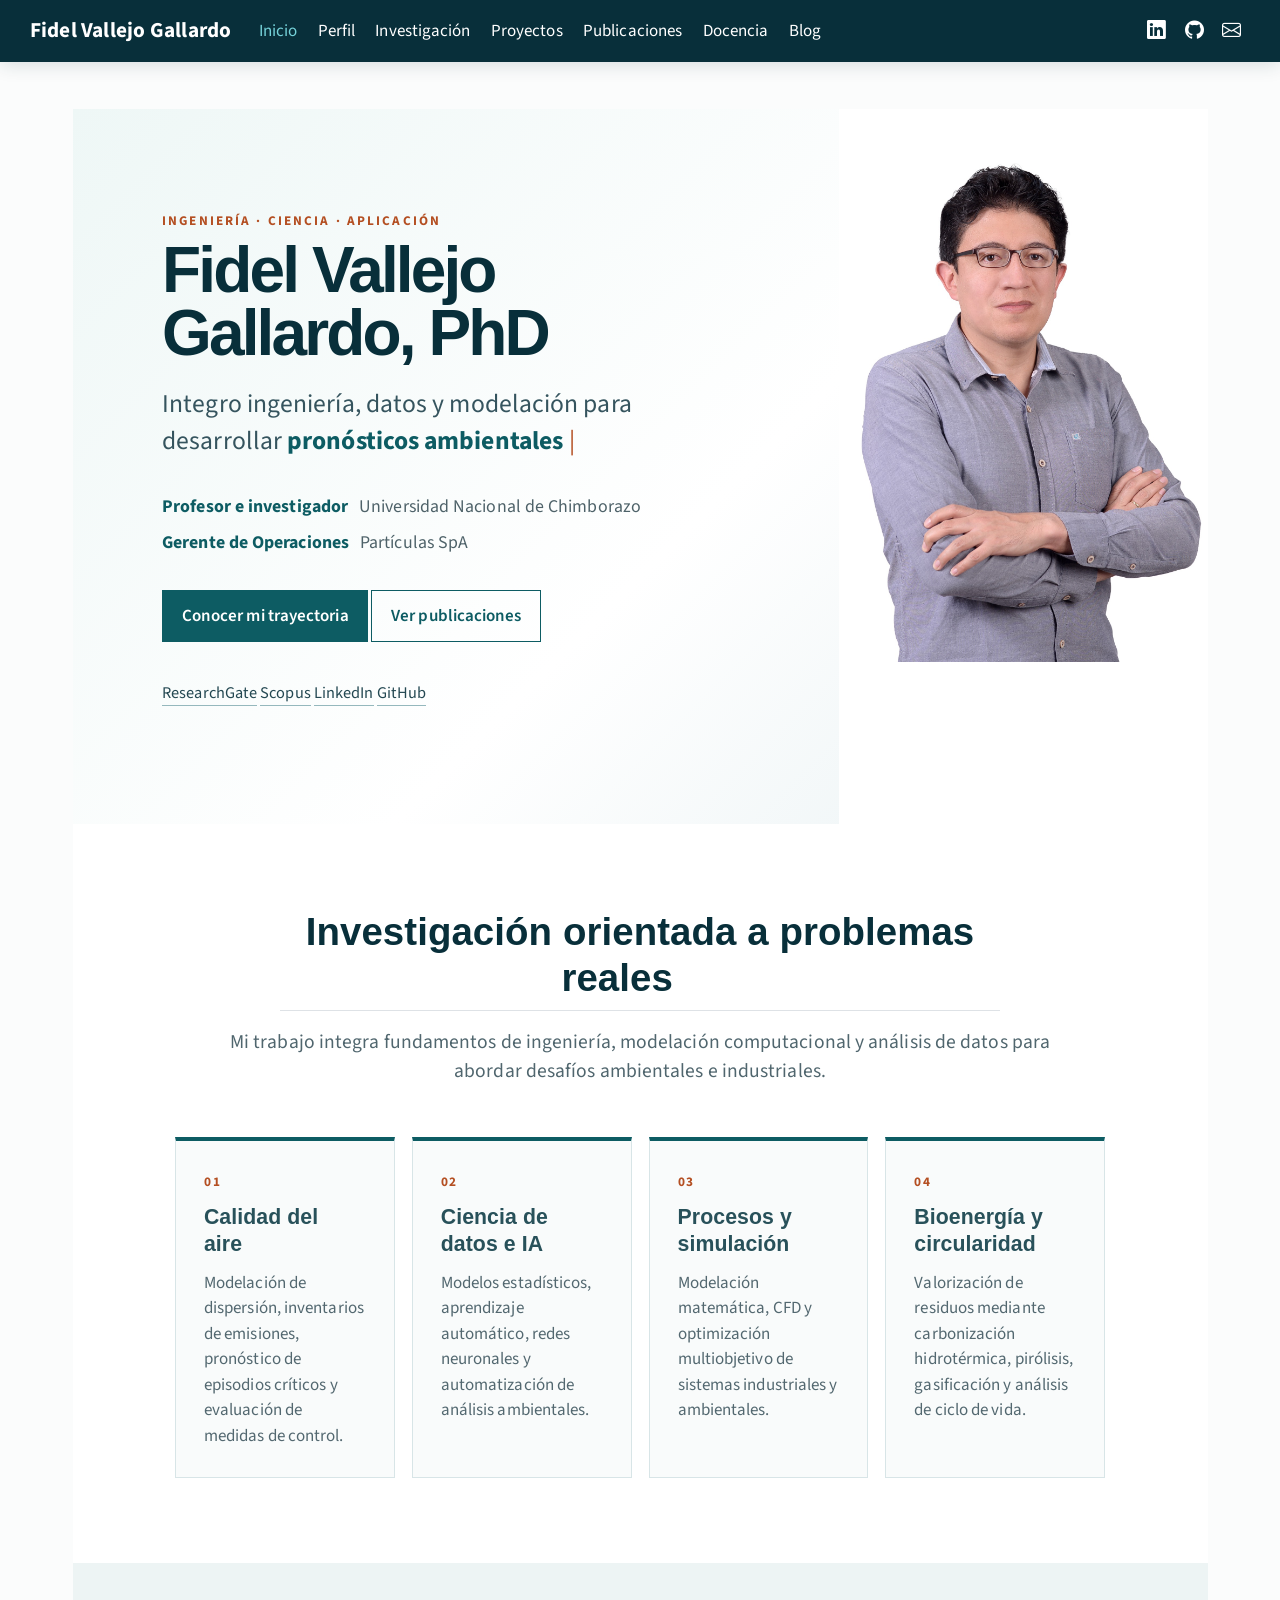
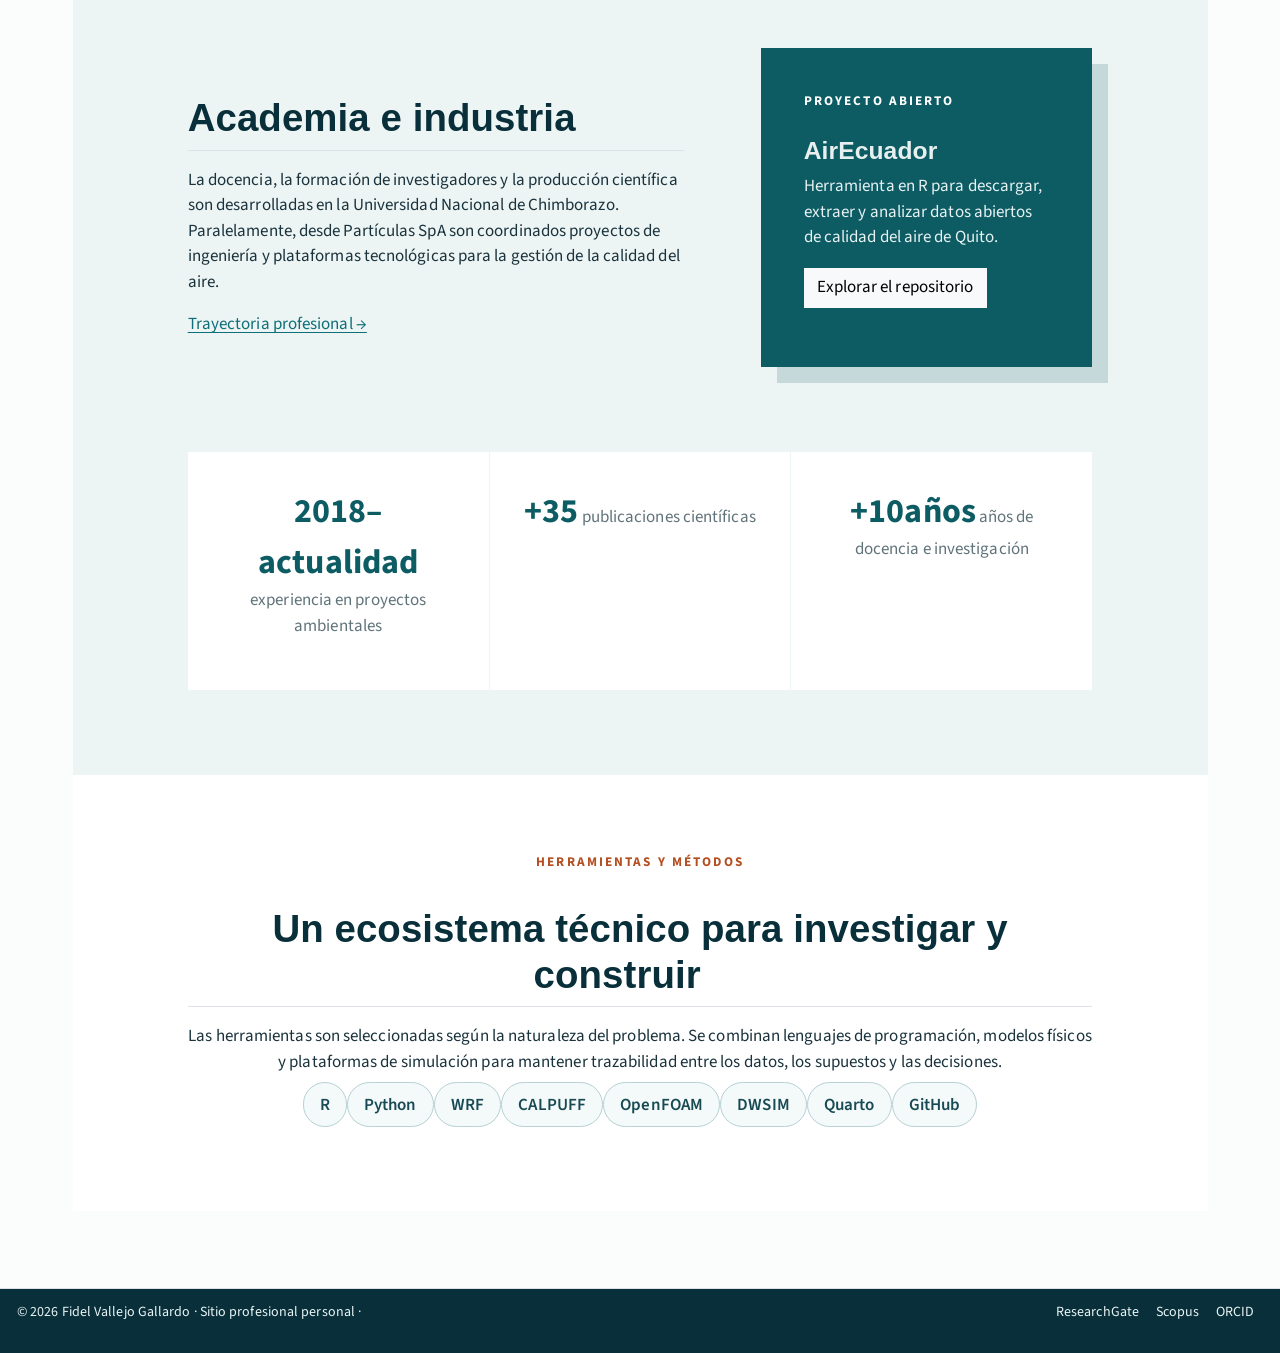
<file: docs/index.html>
<!DOCTYPE html>
<html xmlns="http://www.w3.org/1999/xhtml" lang="es" xml:lang="es"><head>

<meta charset="utf-8">
<meta name="generator" content="quarto-1.10.19">

<meta name="viewport" content="width=device-width, initial-scale=1.0, user-scalable=yes">


<title>Fidel Vallejo Gallardo</title>
<style>
/* Default styles provided by pandoc.
** See https://pandoc.org/MANUAL.html#variables-for-html for config info.
*/
span.smallcaps{font-variant: small-caps;}
div.columns{display: flex; gap: 1.5em;}
div.column{flex: auto;}
@media screen {
div.columns{gap: min(4vw, 1.5em);}
div.column{overflow-x: auto;}
}
div.hanging-indent{margin-left: 1.5em; text-indent: -1.5em;}
ul.task-list{list-style: none;}
ul.task-list li input[type="checkbox"] {
  width: 0.8em;
  margin: 0 0.8em 0.2em -1em; /* quarto-specific, see https://github.com/quarto-dev/quarto-cli/issues/4556 */ 
  vertical-align: middle;
}
</style>


<script src="site_libs/quarto-nav/quarto-nav.js"></script>
<script src="site_libs/clipboard/clipboard.min.js"></script>
<script src="site_libs/quarto-html/quarto.js" type="module"></script>
<script src="site_libs/quarto-html/tabsets/tabsets.js" type="module"></script>
<script src="site_libs/quarto-html/popper.min.js"></script>
<script src="site_libs/quarto-html/tippy.umd.min.js"></script>
<script src="site_libs/quarto-html/anchor.min.js"></script>
<link href="site_libs/quarto-html/tippy.css" rel="stylesheet">
<link href="site_libs/quarto-html/quarto-syntax-highlighting-bf27225e3a48a9273f3daa8f8e829971.css" rel="stylesheet" id="quarto-text-highlighting-styles">
<script src="site_libs/bootstrap/bootstrap.min.js"></script>
<link href="site_libs/bootstrap/bootstrap-icons.css" rel="stylesheet">
<link href="site_libs/bootstrap/bootstrap-deb117787f17a3bf41f981143e008327.min.css" rel="stylesheet" append-hash="true" id="quarto-bootstrap" data-mode="light">
<script id="quarto-search-options" type="application/json">{
  "language": {
    "search-no-results-text": "No se han encontrado resultados",
    "search-matching-documents-text": "documentos encontrados",
    "search-copy-link-title": "Copiar el enlace en la búsqueda",
    "search-hide-matches-text": "Ocultar resultados adicionales",
    "search-more-match-text": "resultado adicional en este documento",
    "search-more-matches-text": "resultados adicionales en este documento",
    "search-clear-button-title": "Borrar",
    "search-text-placeholder": "",
    "search-detached-cancel-button-title": "Cancelar",
    "search-submit-button-title": "Enviar",
    "search-label": "Buscar"
  }
}</script>
<style>html{ scroll-behavior: smooth; }</style>


<meta property="og:title" content="– Fidel Vallejo Gallardo">
<meta property="og:description" content="Ingeniería de procesos, calidad del aire, ciencia de datos y sostenibilidad aplicada.">
<meta property="og:image" content="https://fvallejog.github.io/assets/fidel-vallejo.jpg">
<meta property="og:site_name" content="Fidel Vallejo Gallardo">
<meta property="og:locale" content="es_ES">
<meta property="og:image:alt" content="Retrato profesional de Fidel Vallejo Gallardo">
</head>

<body class="nav-fixed quarto-light">

<div id="quarto-search-results"></div>
  <header id="quarto-header" class="headroom fixed-top">
    <nav class="navbar navbar-expand-lg " data-bs-theme="dark">
      <div class="navbar-container container-fluid">
      <div class="navbar-brand-container mx-auto">
    <a class="navbar-brand" href="./index.html">
    <span class="navbar-title">Fidel Vallejo Gallardo</span>
    </a>
  </div>
          <button class="navbar-toggler" type="button" data-bs-toggle="collapse" data-bs-target="#navbarCollapse" aria-controls="navbarCollapse" role="menu" aria-expanded="false" aria-label="Navegación de palanca" onclick="if (window.quartoToggleHeadroom) { window.quartoToggleHeadroom(); }">
  <span class="navbar-toggler-icon"></span>
</button>
          <div class="collapse navbar-collapse" id="navbarCollapse">
            <ul class="navbar-nav navbar-nav-scroll me-auto">
  <li class="nav-item">
    <a class="nav-link active" href="./index.html" aria-current="page"> 
<span class="menu-text">Inicio</span></a>
  </li>  
  <li class="nav-item">
    <a class="nav-link" href="./perfil.html"> 
<span class="menu-text">Perfil</span></a>
  </li>  
  <li class="nav-item">
    <a class="nav-link" href="./investigacion.html"> 
<span class="menu-text">Investigación</span></a>
  </li>  
  <li class="nav-item">
    <a class="nav-link" href="./proyectos.html"> 
<span class="menu-text">Proyectos</span></a>
  </li>  
  <li class="nav-item">
    <a class="nav-link" href="./publicaciones.html"> 
<span class="menu-text">Publicaciones</span></a>
  </li>  
  <li class="nav-item">
    <a class="nav-link" href="./docencia.html"> 
<span class="menu-text">Docencia</span></a>
  </li>  
  <li class="nav-item">
    <a class="nav-link" href="./blog.html"> 
<span class="menu-text">Blog</span></a>
  </li>  
</ul>
            <ul class="navbar-nav navbar-nav-scroll ms-auto">
  <li class="nav-item compact">
    <a class="nav-link" href="https://www.linkedin.com/in/fvallejo-gallardo/"> <i class="bi bi-linkedin" role="img" aria-label="LinkedIn">
</i> 
<span class="menu-text"></span></a>
  </li>  
  <li class="nav-item compact">
    <a class="nav-link" href="https://github.com/fvallejog"> <i class="bi bi-github" role="img" aria-label="GitHub">
</i> 
<span class="menu-text"></span></a>
  </li>  
  <li class="nav-item compact">
    <a class="nav-link" href="mailto:fvallejog@yahoo.com"> <i class="bi bi-envelope" role="img" aria-label="Correo electrónico">
</i> 
<span class="menu-text"></span></a>
  </li>  
</ul>
          </div> <!-- /navcollapse -->
            <div class="quarto-navbar-tools">
</div>
      </div> <!-- /container-fluid -->
    </nav>
</header>
<!-- content -->
<div id="quarto-content" class="quarto-container page-columns page-rows-contents page-layout-full page-navbar">
<!-- sidebar -->
<!-- margin-sidebar -->
    
<!-- main -->
<main class="content column-page" id="quarto-document-content"><header id="title-block-header" class="quarto-title-block"></header>




<div class="hero">
<div class="hero-copy">
<p class="eyebrow">
INGENIERÍA · CIENCIA · APLICACIÓN
</p>
<section id="fidel-vallejo-gallardo-phd" class="level1">
<h1>Fidel Vallejo Gallardo, PhD</h1>
<p class="hero-lead">
Integro ingeniería, datos y modelación para desarrollar <span class="typing-text" data-phrases="[&quot;pronósticos ambientales más precisos.&quot;,&quot;procesos industriales más eficientes.&quot;,&quot;decisiones sustentadas en evidencia.&quot;,&quot;soluciones científicas aplicadas.&quot;]">pronósticos ambientales más precisos.</span><span class="typing-cursor" aria-hidden="true">|</span>
</p>
<div class="role-line">
<strong>Profesor e investigador</strong><span>Universidad Nacional de Chimborazo</span>
</div>
<div class="role-line">
<strong>Gerente de Operaciones</strong><span>Partículas SpA</span>
</div>
<div class="hero-actions">
<p><a class="btn btn-primary" href="perfil.html">Conocer mi trayectoria</a> <a class="btn btn-outline-primary" href="publicaciones.html">Ver publicaciones</a></p>
</div>
<div class="profile-links" aria-label="Perfiles profesionales y académicos">
<p><a href="https://www.researchgate.net/profile/Fidel-Vallejo?ev=hdr_xprf">ResearchGate</a> <a href="https://www.scopus.com/authid/detail.uri?authorId=57211057346">Scopus</a> <a href="https://www.linkedin.com/in/fvallejo-gallardo/">LinkedIn</a> <a href="https://github.com/fvallejog">GitHub</a></p>
</div>
</section>
</div>
<div class="hero-photo">
<p><img src="assets/fidel-vallejo.jpg" alt="Retrato profesional de Fidel Vallejo Gallardo"></p>
</div>
</div>
<section id="investigación-orientada-a-problemas-reales" class="level2 content-band">
<h2 class="anchored" data-anchor-id="investigación-orientada-a-problemas-reales">Investigación orientada a problemas reales</h2>
<p>Mi trabajo integra fundamentos de ingeniería, modelación computacional y análisis de datos para abordar desafíos ambientales e industriales.</p>
<div class="research-grid">
<div class="research-card">
<p><span class="card-number">01</span></p>
<section id="calidad-del-aire" class="level3">
<h3 class="anchored" data-anchor-id="calidad-del-aire">Calidad del aire</h3>
<p>Modelación de dispersión, inventarios de emisiones, pronóstico de episodios críticos y evaluación de medidas de control.</p>
</section>
</div>
<div class="research-card">
<p><span class="card-number">02</span></p>
<section id="ciencia-de-datos-e-ia" class="level3">
<h3 class="anchored" data-anchor-id="ciencia-de-datos-e-ia">Ciencia de datos e IA</h3>
<p>Modelos estadísticos, aprendizaje automático, redes neuronales y automatización de análisis ambientales.</p>
</section>
</div>
<div class="research-card">
<p><span class="card-number">03</span></p>
<section id="procesos-y-simulación" class="level3">
<h3 class="anchored" data-anchor-id="procesos-y-simulación">Procesos y simulación</h3>
<p>Modelación matemática, CFD y optimización multiobjetivo de sistemas industriales y ambientales.</p>
</section>
</div>
<div class="research-card">
<p><span class="card-number">04</span></p>
<section id="bioenergía-y-circularidad" class="level3">
<h3 class="anchored" data-anchor-id="bioenergía-y-circularidad">Bioenergía y circularidad</h3>
<p>Valorización de residuos mediante carbonización hidrotérmica, pirólisis, gasificación y análisis de ciclo de vida.</p>
</section>
</div>
</div>
</section>
<div class="two-column-section">
<section id="academia-e-industria" class="level2">
<h2 class="anchored" data-anchor-id="academia-e-industria">Academia e industria</h2>
<p>La docencia, la formación de investigadores y la producción científica son desarrolladas en la Universidad Nacional de Chimborazo. Paralelamente, desde Partículas SpA son coordinados proyectos de ingeniería y plataformas tecnológicas para la gestión de la calidad del aire.</p>
<p><a href="./perfil.html">Trayectoria profesional →</a></p>
</section>
<div class="highlight-panel">
<p class="eyebrow">
PROYECTO ABIERTO
</p>
<section id="airecuador" class="level3">
<h3 class="anchored" data-anchor-id="airecuador">AirEcuador</h3>
<p>Herramienta en R para descargar, extraer y analizar datos abiertos de calidad del aire de Quito.</p>
<p><a href="https://github.com/fvallejog/AirEcuador" class="btn btn-light">Explorar el repositorio</a></p>
</section>
</div>
</div>
<div class="metrics-strip">
<div>
<p><strong>2018–actualidad</strong> <span>experiencia en proyectos ambientales</span></p>
</div>
<div>
<p><strong>+35</strong> <span>publicaciones científicas</span></p>
</div>
<div>
<p><strong>+10años</strong> <span>años de docencia e investigación</span></p>
</div>
</div>
<div class="toolkit-section">
<p class="eyebrow">
HERRAMIENTAS Y MÉTODOS
</p>
<section id="un-ecosistema-técnico-para-investigar-y-construir" class="level2">
<h2 class="anchored" data-anchor-id="un-ecosistema-técnico-para-investigar-y-construir">Un ecosistema técnico para investigar y construir</h2>
<p>
Las herramientas son seleccionadas según la naturaleza del problema. Se combinan lenguajes de programación, modelos físicos y plataformas de simulación para mantener trazabilidad entre los datos, los supuestos y las decisiones.
</p>
<div class="toolkit-tags">
<p><span>R</span><span>Python</span><span>WRF</span><span>CALPUFF</span><span>OpenFOAM</span><span>DWSIM</span><span>Quarto</span><span>GitHub</span></p>
</div>
</section>
</div>



<a onclick="window.scrollTo(0, 0); return false;" role="button" id="quarto-back-to-top"><i class="bi bi-arrow-up"></i> Volver arriba</a></main> <!-- /main -->
<script>
(() => {
  const target = document.querySelector('.typing-text');
  if (!target) return;

  let phrases;
  try {
    phrases = JSON.parse(target.dataset.phrases || '[]');
  } catch {
    return;
  }

  if (!phrases.length || window.matchMedia('(prefers-reduced-motion: reduce)').matches) {
    target.textContent = phrases[0] || target.textContent;
    return;
  }

  let phraseIndex = 0;
  let characterIndex = 0;
  let deleting = false;

  const type = () => {
    const phrase = phrases[phraseIndex];
    characterIndex += deleting ? -1 : 1;
    target.textContent = phrase.slice(0, characterIndex);

    let delay = deleting ? 32 : 58;
    if (!deleting && characterIndex === phrase.length) {
      deleting = true;
      delay = 1700;
    } else if (deleting && characterIndex === 0) {
      deleting = false;
      phraseIndex = (phraseIndex + 1) % phrases.length;
      delay = 350;
    }

    window.setTimeout(type, delay);
  };

  target.textContent = '';
  window.setTimeout(type, 450);
})();
</script>
<!-- GoatCounter: analítica y contador total -->
<script data-goatcounter="https://fvallejog.goatcounter.com/count" async="" src="//gc.zgo.at/count.js"></script>
<script>
(() => {
  const iniciarContador = () => {
    let total = document.querySelector('#goatcounter-total');

    if (!total) {
      const pie = document.querySelector('.nav-footer-left, .nav-footer-center, footer');
      if (!pie) return;

      const etiqueta = document.createElement('span');
      etiqueta.className = 'visitor-counter';
      etiqueta.innerHTML = ' · Visitas registradas: <span id="goatcounter-total">…</span>';
      pie.appendChild(etiqueta);
      total = etiqueta.querySelector('#goatcounter-total');
    }

    fetch('https://fvallejog.goatcounter.com/counter/TOTAL.json')
      .then((response) => {
        if (!response.ok) throw new Error('No se pudo consultar el contador');
        return response.json();
      })
      .then((data) => {
        total.textContent = data.count;
      })
      .catch(() => {
        const etiqueta = total.closest('.visitor-counter');
        if (etiqueta) etiqueta.hidden = true;
      });
  };

  if (document.readyState === 'loading') {
    document.addEventListener('DOMContentLoaded', iniciarContador);
  } else {
    iniciarContador();
  }
})();
</script>
<script id="quarto-html-after-body" type="application/javascript">
  window.document.addEventListener("DOMContentLoaded", function (event) {
    const icon = "";
    const anchorJS = new window.AnchorJS();
    anchorJS.options = {
      placement: 'right',
      icon: icon
    };
    anchorJS.add('.anchored');
    const isCodeAnnotation = (el) => {
      for (const clz of el.classList) {
        if (clz.startsWith('code-annotation-')) {                     
          return true;
        }
      }
      return false;
    }
    const onCopySuccess = function(e) {
      // button target
      const button = e.trigger;
      // don't keep focus
      button.blur();
      // flash "checked"
      button.classList.add('code-copy-button-checked');
      var currentTitle = button.getAttribute("title");
      button.setAttribute("title", "Copiado");
      let tooltip;
      if (window.bootstrap) {
        button.setAttribute("data-bs-toggle", "tooltip");
        button.setAttribute("data-bs-placement", "left");
        button.setAttribute("data-bs-title", "Copiado");
        tooltip = new bootstrap.Tooltip(button, 
          { trigger: "manual", 
            customClass: "code-copy-button-tooltip",
            offset: [0, -8]});
        tooltip.show();    
      }
      setTimeout(function() {
        if (tooltip) {
          tooltip.hide();
          button.removeAttribute("data-bs-title");
          button.removeAttribute("data-bs-toggle");
          button.removeAttribute("data-bs-placement");
        }
        button.setAttribute("title", currentTitle);
        button.classList.remove('code-copy-button-checked');
      }, 1000);
      // clear code selection
      e.clearSelection();
    }
    const getTextToCopy = function(trigger) {
      const outerScaffold = trigger.parentElement.cloneNode(true);
      const codeEl = outerScaffold.querySelector('code');
      for (const childEl of codeEl.children) {
        if (isCodeAnnotation(childEl)) {
          childEl.remove();
        }
      }
      return codeEl.innerText;
    }
    const clipboard = new window.ClipboardJS('.code-copy-button:not([data-in-quarto-modal])', {
      text: getTextToCopy
    });
    clipboard.on('success', onCopySuccess);
    if (window.document.getElementById('quarto-embedded-source-code-modal')) {
      const clipboardModal = new window.ClipboardJS('.code-copy-button[data-in-quarto-modal]', {
        text: getTextToCopy,
        container: window.document.getElementById('quarto-embedded-source-code-modal')
      });
      clipboardModal.on('success', onCopySuccess);
    }
      var localhostRegex = new RegExp(/^(?:http|https):\/\/localhost\:?[0-9]*\//);
      var mailtoRegex = new RegExp(/^mailto:/);
        var filterRegex = new RegExp("https:\/\/fvallejog\.github\.io");
      var isInternal = (href) => {
          return filterRegex.test(href) || localhostRegex.test(href) || mailtoRegex.test(href);
      }
      // Inspect non-navigation links and adorn them if external
     var links = window.document.querySelectorAll('a[href]:not(.nav-link):not(.navbar-brand):not(.toc-action):not(.sidebar-link):not(.sidebar-item-toggle):not(.pagination-link):not(.no-external):not([aria-hidden]):not(.dropdown-item):not(.quarto-navigation-tool):not(.about-link)');
      for (var i=0; i<links.length; i++) {
        const link = links[i];
        if (!isInternal(link.href)) {
          // undo the damage that might have been done by quarto-nav.js in the case of
          // links that we want to consider external
          if (link.dataset.originalHref !== undefined) {
            link.href = link.dataset.originalHref;
          }
            // target, if specified
            link.setAttribute("target", "_blank");
            if (link.getAttribute("rel") === null) {
              link.setAttribute("rel", "noopener");
            }
        }
      }
    function tippyHover(el, contentFn, onTriggerFn, onUntriggerFn) {
      const config = {
        allowHTML: true,
        maxWidth: 500,
        delay: 100,
        arrow: false,
        appendTo: function(el) {
            return el.parentElement;
        },
        interactive: true,
        interactiveBorder: 10,
        theme: 'quarto',
        placement: 'bottom-start',
      };
      if (contentFn) {
        config.content = contentFn;
      }
      if (onTriggerFn) {
        config.onTrigger = onTriggerFn;
      }
      if (onUntriggerFn) {
        config.onUntrigger = onUntriggerFn;
      }
      window.tippy(el, config); 
    }
    const noterefs = window.document.querySelectorAll('a[role="doc-noteref"]');
    for (var i=0; i<noterefs.length; i++) {
      const ref = noterefs[i];
      tippyHover(ref, function() {
        // use id or data attribute instead here
        let href = ref.getAttribute('data-footnote-href') || ref.getAttribute('href');
        try { href = new URL(href).hash; } catch {}
        const id = href.replace(/^#\/?/, "");
        const note = window.document.getElementById(id);
        if (note) {
          return note.innerHTML;
        } else {
          return "";
        }
      });
    }
    const xrefs = window.document.querySelectorAll('a.quarto-xref');
    const processXRef = (id, note) => {
      // Strip column container classes
      const stripColumnClz = (el) => {
        el.classList.remove("page-full", "page-columns");
        if (el.children) {
          for (const child of el.children) {
            stripColumnClz(child);
          }
        }
      }
      stripColumnClz(note)
      if (id === null || id.startsWith('sec-')) {
        // Special case sections, only their first couple elements
        const container = document.createElement("div");
        if (note.children && note.children.length > 2) {
          container.appendChild(note.children[0].cloneNode(true));
          for (let i = 1; i < note.children.length; i++) {
            const child = note.children[i];
            if (child.tagName === "P" && child.innerText === "") {
              continue;
            } else {
              container.appendChild(child.cloneNode(true));
              break;
            }
          }
          if (window.Quarto?.typesetMath) {
            window.Quarto.typesetMath(container);
          }
          return container.innerHTML
        } else {
          if (window.Quarto?.typesetMath) {
            window.Quarto.typesetMath(note);
          }
          return note.innerHTML;
        }
      } else {
        // Remove any anchor links if they are present
        const anchorLink = note.querySelector('a.anchorjs-link');
        if (anchorLink) {
          anchorLink.remove();
        }
        if (window.Quarto?.typesetMath) {
          window.Quarto.typesetMath(note);
        }
        if (note.classList.contains("callout")) {
          return note.outerHTML;
        } else {
          return note.innerHTML;
        }
      }
    }
    for (var i=0; i<xrefs.length; i++) {
      const xref = xrefs[i];
      tippyHover(xref, undefined, function(instance) {
        instance.disable();
        let url = xref.getAttribute('href');
        let hash = undefined; 
        if (url.startsWith('#')) {
          hash = url;
        } else {
          try { hash = new URL(url).hash; } catch {}
        }
        if (hash) {
          const id = hash.replace(/^#\/?/, "");
          const note = window.document.getElementById(id);
          if (note !== null) {
            try {
              const html = processXRef(id, note.cloneNode(true));
              instance.setContent(html);
            } finally {
              instance.enable();
              instance.show();
            }
          } else {
            // See if we can fetch this
            fetch(url.split('#')[0])
            .then(res => res.text())
            .then(html => {
              const parser = new DOMParser();
              const htmlDoc = parser.parseFromString(html, "text/html");
              const note = htmlDoc.getElementById(id);
              if (note !== null) {
                const html = processXRef(id, note);
                instance.setContent(html);
              } 
            }).finally(() => {
              instance.enable();
              instance.show();
            });
          }
        } else {
          // See if we can fetch a full url (with no hash to target)
          // This is a special case and we should probably do some content thinning / targeting
          fetch(url)
          .then(res => res.text())
          .then(html => {
            const parser = new DOMParser();
            const htmlDoc = parser.parseFromString(html, "text/html");
            const note = htmlDoc.querySelector('main.content');
            if (note !== null) {
              // This should only happen for chapter cross references
              // (since there is no id in the URL)
              // remove the first header
              if (note.children.length > 0 && note.children[0].tagName === "HEADER") {
                note.children[0].remove();
              }
              const html = processXRef(null, note);
              instance.setContent(html);
            } 
          }).finally(() => {
            instance.enable();
            instance.show();
          });
        }
      }, function(instance) {
      });
    }
        let selectedAnnoteEl;
        const selectorForAnnotation = ( cell, annotation) => {
          let cellAttr = 'data-code-cell="' + cell + '"';
          let lineAttr = 'data-code-annotation="' +  annotation + '"';
          const selector = 'span[' + cellAttr + '][' + lineAttr + ']';
          return selector;
        }
        const selectCodeLines = (annoteEl) => {
          const doc = window.document;
          const targetCell = annoteEl.getAttribute("data-target-cell");
          const targetAnnotation = annoteEl.getAttribute("data-target-annotation");
          const annoteSpan = window.document.querySelector(selectorForAnnotation(targetCell, targetAnnotation));
          const lines = annoteSpan.getAttribute("data-code-lines").split(",");
          const lineIds = lines.map((line) => {
            return targetCell + "-" + line;
          })
          let top = null;
          let height = null;
          let parent = null;
          if (lineIds.length > 0) {
              //compute the position of the single el (top and bottom and make a div)
              const el = window.document.getElementById(lineIds[0]);
              top = el.offsetTop;
              height = el.offsetHeight;
              parent = el.parentElement.parentElement;
            if (lineIds.length > 1) {
              const lastEl = window.document.getElementById(lineIds[lineIds.length - 1]);
              const bottom = lastEl.offsetTop + lastEl.offsetHeight;
              height = bottom - top;
            }
            if (top !== null && height !== null && parent !== null) {
              // cook up a div (if necessary) and position it 
              let div = window.document.getElementById("code-annotation-line-highlight");
              if (div === null) {
                div = window.document.createElement("div");
                div.setAttribute("id", "code-annotation-line-highlight");
                div.style.position = 'absolute';
                parent.appendChild(div);
              }
              div.style.top = top - 2 + "px";
              div.style.height = height + 4 + "px";
              div.style.left = 0;
              let gutterDiv = window.document.getElementById("code-annotation-line-highlight-gutter");
              if (gutterDiv === null) {
                gutterDiv = window.document.createElement("div");
                gutterDiv.setAttribute("id", "code-annotation-line-highlight-gutter");
                gutterDiv.style.position = 'absolute';
                const codeCell = window.document.getElementById(targetCell);
                const gutter = codeCell.querySelector('.code-annotation-gutter');
                gutter.appendChild(gutterDiv);
              }
              gutterDiv.style.top = top - 2 + "px";
              gutterDiv.style.height = height + 4 + "px";
            }
            selectedAnnoteEl = annoteEl;
          }
        };
        const unselectCodeLines = () => {
          const elementsIds = ["code-annotation-line-highlight", "code-annotation-line-highlight-gutter"];
          elementsIds.forEach((elId) => {
            const div = window.document.getElementById(elId);
            if (div) {
              div.remove();
            }
          });
          selectedAnnoteEl = undefined;
        };
          // Handle positioning of the toggle
      window.addEventListener(
        "resize",
        throttle(() => {
          elRect = undefined;
          if (selectedAnnoteEl) {
            selectCodeLines(selectedAnnoteEl);
          }
        }, 10)
      );
      function throttle(fn, ms) {
      let throttle = false;
      let timer;
        return (...args) => {
          if(!throttle) { // first call gets through
              fn.apply(this, args);
              throttle = true;
          } else { // all the others get throttled
              if(timer) clearTimeout(timer); // cancel #2
              timer = setTimeout(() => {
                fn.apply(this, args);
                timer = throttle = false;
              }, ms);
          }
        };
      }
        // Attach click handler to the DT
        const annoteDls = window.document.querySelectorAll('dt[data-target-cell]');
        for (const annoteDlNode of annoteDls) {
          annoteDlNode.addEventListener('click', (event) => {
            const clickedEl = event.target;
            if (clickedEl !== selectedAnnoteEl) {
              unselectCodeLines();
              const activeEl = window.document.querySelector('dt[data-target-cell].code-annotation-active');
              if (activeEl) {
                activeEl.classList.remove('code-annotation-active');
              }
              selectCodeLines(clickedEl);
              clickedEl.classList.add('code-annotation-active');
            } else {
              // Unselect the line
              unselectCodeLines();
              clickedEl.classList.remove('code-annotation-active');
            }
          });
        }
    const findCites = (el) => {
      const parentEl = el.parentElement;
      if (parentEl) {
        const cites = parentEl.dataset.cites;
        if (cites) {
          return {
            el,
            cites: cites.split(' ')
          };
        } else {
          return findCites(el.parentElement)
        }
      } else {
        return undefined;
      }
    };
    var bibliorefs = window.document.querySelectorAll('a[role="doc-biblioref"]');
    for (var i=0; i<bibliorefs.length; i++) {
      const ref = bibliorefs[i];
      const citeInfo = findCites(ref);
      if (citeInfo) {
        tippyHover(citeInfo.el, function() {
          var popup = window.document.createElement('div');
          citeInfo.cites.forEach(function(cite) {
            var citeDiv = window.document.createElement('div');
            citeDiv.classList.add('hanging-indent');
            citeDiv.classList.add('csl-entry');
            var biblioDiv = window.document.getElementById('ref-' + cite);
            if (biblioDiv) {
              citeDiv.innerHTML = biblioDiv.innerHTML;
            }
            popup.appendChild(citeDiv);
          });
          return popup.innerHTML;
        });
      }
    }
  });
  </script>
</div> <!-- /content -->
<footer class="footer">
  <div class="nav-footer">
    <div class="nav-footer-left">
<p>© 2026 Fidel Vallejo Gallardo · Sitio profesional personal · <span class="visitor-counter">Visitas registradas: <span id="goatcounter-total">…</span></span></p>
</div>   
    <div class="nav-footer-center">
      &nbsp;
    </div>
    <div class="nav-footer-right">
      <ul class="footer-items list-unstyled">
    <li class="nav-item">
    <a class="nav-link" href="https://www.researchgate.net/profile/Fidel-Vallejo?ev=hdr_xprf">
<p>ResearchGate</p>
</a>
  </li>  
    <li class="nav-item">
    <a class="nav-link" href="https://www.scopus.com/authid/detail.uri?authorId=57211057346">
<p>Scopus</p>
</a>
  </li>  
    <li class="nav-item">
    <a class="nav-link" href="https://orcid.org/0000-0001-5835-298X">
<p>ORCID</p>
</a>
  </li>  
</ul>
    </div>
  </div>
</footer>




<script src="site_libs/quarto-html/zenscroll-min.js"></script>
</body></html>
</file>
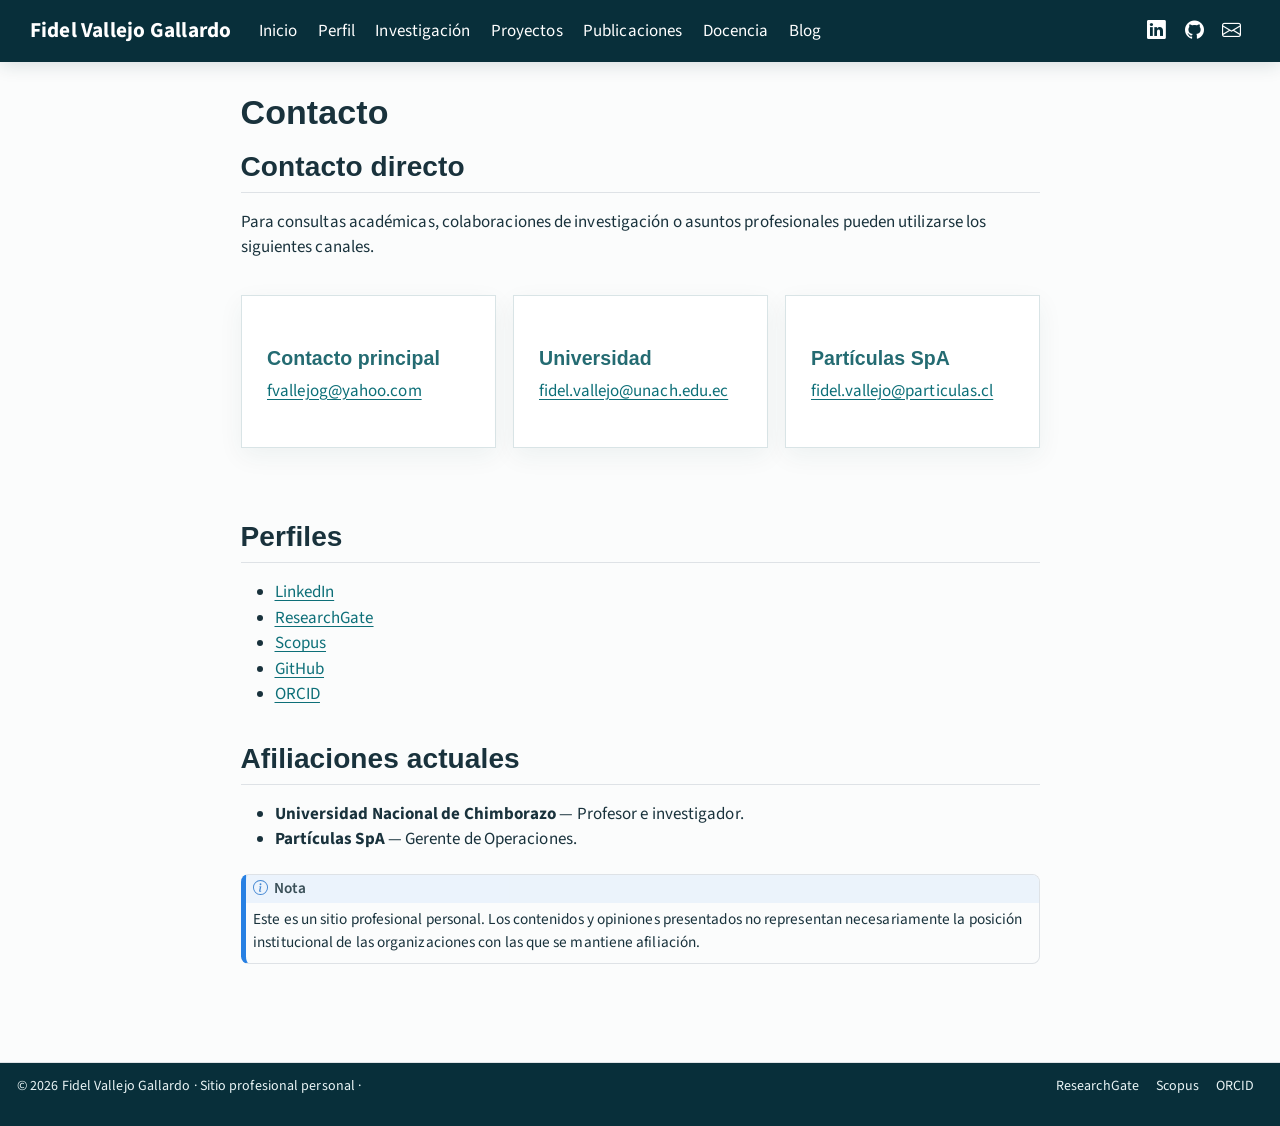
<file: docs/contacto.html>
<!DOCTYPE html>
<html xmlns="http://www.w3.org/1999/xhtml" lang="es" xml:lang="es"><head>

<meta charset="utf-8">
<meta name="generator" content="quarto-1.10.19">

<meta name="viewport" content="width=device-width, initial-scale=1.0, user-scalable=yes">

<meta name="description" content="Canales de contacto profesional, académico y empresarial.">

<title>Contacto – Fidel Vallejo Gallardo</title>
<style>
/* Default styles provided by pandoc.
** See https://pandoc.org/MANUAL.html#variables-for-html for config info.
*/
span.smallcaps{font-variant: small-caps;}
div.columns{display: flex; gap: 1.5em;}
div.column{flex: auto;}
@media screen {
div.columns{gap: min(4vw, 1.5em);}
div.column{overflow-x: auto;}
}
div.hanging-indent{margin-left: 1.5em; text-indent: -1.5em;}
ul.task-list{list-style: none;}
ul.task-list li input[type="checkbox"] {
  width: 0.8em;
  margin: 0 0.8em 0.2em -1em; /* quarto-specific, see https://github.com/quarto-dev/quarto-cli/issues/4556 */ 
  vertical-align: middle;
}
</style>


<script src="site_libs/quarto-nav/quarto-nav.js"></script>
<script src="site_libs/clipboard/clipboard.min.js"></script>
<script src="site_libs/quarto-html/quarto.js" type="module"></script>
<script src="site_libs/quarto-html/tabsets/tabsets.js" type="module"></script>
<script src="site_libs/quarto-html/popper.min.js"></script>
<script src="site_libs/quarto-html/tippy.umd.min.js"></script>
<script src="site_libs/quarto-html/anchor.min.js"></script>
<link href="site_libs/quarto-html/tippy.css" rel="stylesheet">
<link href="site_libs/quarto-html/quarto-syntax-highlighting-bf27225e3a48a9273f3daa8f8e829971.css" rel="stylesheet" id="quarto-text-highlighting-styles">
<script src="site_libs/bootstrap/bootstrap.min.js"></script>
<link href="site_libs/bootstrap/bootstrap-icons.css" rel="stylesheet">
<link href="site_libs/bootstrap/bootstrap-deb117787f17a3bf41f981143e008327.min.css" rel="stylesheet" append-hash="true" id="quarto-bootstrap" data-mode="light">
<script id="quarto-search-options" type="application/json">{
  "language": {
    "search-no-results-text": "No se han encontrado resultados",
    "search-matching-documents-text": "documentos encontrados",
    "search-copy-link-title": "Copiar el enlace en la búsqueda",
    "search-hide-matches-text": "Ocultar resultados adicionales",
    "search-more-match-text": "resultado adicional en este documento",
    "search-more-matches-text": "resultados adicionales en este documento",
    "search-clear-button-title": "Borrar",
    "search-text-placeholder": "",
    "search-detached-cancel-button-title": "Cancelar",
    "search-submit-button-title": "Enviar",
    "search-label": "Buscar"
  }
}</script>
<style>html{ scroll-behavior: smooth; }</style>


<meta property="og:title" content="Contacto – Fidel Vallejo Gallardo">
<meta property="og:description" content="Ingeniería de procesos, calidad del aire, ciencia de datos y sostenibilidad aplicada.">
<meta property="og:image" content="https://fvallejog.github.io/assets/fidel-vallejo.jpg">
<meta property="og:site_name" content="Fidel Vallejo Gallardo">
<meta property="og:locale" content="es_ES">
</head>

<body class="nav-fixed fullcontent quarto-light">

<div id="quarto-search-results"></div>
  <header id="quarto-header" class="headroom fixed-top">
    <nav class="navbar navbar-expand-lg " data-bs-theme="dark">
      <div class="navbar-container container-fluid">
      <div class="navbar-brand-container mx-auto">
    <a class="navbar-brand" href="./index.html">
    <span class="navbar-title">Fidel Vallejo Gallardo</span>
    </a>
  </div>
          <button class="navbar-toggler" type="button" data-bs-toggle="collapse" data-bs-target="#navbarCollapse" aria-controls="navbarCollapse" role="menu" aria-expanded="false" aria-label="Navegación de palanca" onclick="if (window.quartoToggleHeadroom) { window.quartoToggleHeadroom(); }">
  <span class="navbar-toggler-icon"></span>
</button>
          <div class="collapse navbar-collapse" id="navbarCollapse">
            <ul class="navbar-nav navbar-nav-scroll me-auto">
  <li class="nav-item">
    <a class="nav-link" href="./index.html"> 
<span class="menu-text">Inicio</span></a>
  </li>  
  <li class="nav-item">
    <a class="nav-link" href="./perfil.html"> 
<span class="menu-text">Perfil</span></a>
  </li>  
  <li class="nav-item">
    <a class="nav-link" href="./investigacion.html"> 
<span class="menu-text">Investigación</span></a>
  </li>  
  <li class="nav-item">
    <a class="nav-link" href="./proyectos.html"> 
<span class="menu-text">Proyectos</span></a>
  </li>  
  <li class="nav-item">
    <a class="nav-link" href="./publicaciones.html"> 
<span class="menu-text">Publicaciones</span></a>
  </li>  
  <li class="nav-item">
    <a class="nav-link" href="./docencia.html"> 
<span class="menu-text">Docencia</span></a>
  </li>  
  <li class="nav-item">
    <a class="nav-link" href="./blog.html"> 
<span class="menu-text">Blog</span></a>
  </li>  
</ul>
            <ul class="navbar-nav navbar-nav-scroll ms-auto">
  <li class="nav-item compact">
    <a class="nav-link" href="https://www.linkedin.com/in/fvallejo-gallardo/"> <i class="bi bi-linkedin" role="img" aria-label="LinkedIn">
</i> 
<span class="menu-text"></span></a>
  </li>  
  <li class="nav-item compact">
    <a class="nav-link" href="https://github.com/fvallejog"> <i class="bi bi-github" role="img" aria-label="GitHub">
</i> 
<span class="menu-text"></span></a>
  </li>  
  <li class="nav-item compact">
    <a class="nav-link" href="mailto:fvallejog@yahoo.com"> <i class="bi bi-envelope" role="img" aria-label="Correo electrónico">
</i> 
<span class="menu-text"></span></a>
  </li>  
</ul>
          </div> <!-- /navcollapse -->
            <div class="quarto-navbar-tools">
</div>
      </div> <!-- /container-fluid -->
    </nav>
</header>
<!-- content -->
<div id="quarto-content" class="quarto-container page-columns page-rows-contents page-layout-article page-navbar">
<!-- sidebar -->
<!-- margin-sidebar -->
    
<!-- main -->
<main class="content" id="quarto-document-content">

<header id="title-block-header" class="quarto-title-block default">
<div class="quarto-title">
<h1 class="title">Contacto</h1>
</div>



<div class="quarto-title-meta">

    
  
    
  </div>
  


</header>


<section id="contacto-directo" class="level2">
<h2 class="anchored" data-anchor-id="contacto-directo">Contacto directo</h2>
<p>Para consultas académicas, colaboraciones de investigación o asuntos profesionales pueden utilizarse los siguientes canales.</p>
<div class="contact-grid">
<section id="contacto-principal" class="level3 contact-card">
<h3 class="anchored" data-anchor-id="contacto-principal">Contacto principal</h3>
<p><a href="mailto:fvallejog@yahoo.com">fvallejog@yahoo.com</a></p>
</section>
<section id="universidad" class="level3 contact-card">
<h3 class="anchored" data-anchor-id="universidad">Universidad</h3>
<p><a href="mailto:fidel.vallejo@unach.edu.ec">fidel.vallejo@unach.edu.ec</a></p>
</section>
<section id="partículas-spa" class="level3 contact-card">
<h3 class="anchored" data-anchor-id="partículas-spa">Partículas SpA</h3>
<p><a href="mailto:fidel.vallejo@particulas.cl">fidel.vallejo@particulas.cl</a></p>
</section>
</div>
</section>
<section id="perfiles" class="level2">
<h2 class="anchored" data-anchor-id="perfiles">Perfiles</h2>
<ul>
<li><a href="https://www.linkedin.com/in/fvallejo-gallardo/">LinkedIn</a></li>
<li><a href="https://www.researchgate.net/profile/Fidel-Vallejo?ev=hdr_xprf">ResearchGate</a></li>
<li><a href="https://www.scopus.com/authid/detail.uri?authorId=57211057346">Scopus</a></li>
<li><a href="https://github.com/fvallejog">GitHub</a></li>
<li><a href="https://orcid.org/0000-0001-5835-298X">ORCID</a></li>
</ul>
</section>
<section id="afiliaciones-actuales" class="level2">
<h2 class="anchored" data-anchor-id="afiliaciones-actuales">Afiliaciones actuales</h2>
<ul>
<li><strong>Universidad Nacional de Chimborazo</strong> — Profesor e investigador.</li>
<li><strong>Partículas SpA</strong> — Gerente de Operaciones.</li>
</ul>
<div class="callout callout-style-default callout-note callout-titled">
<div class="callout-header d-flex align-content-center">
<div class="callout-icon-container">
<i class="callout-icon"></i>
</div>
<div class="callout-title-container flex-fill">
Nota
</div>
</div>
<div class="callout-body-container callout-body">
<p>Este es un sitio profesional personal. Los contenidos y opiniones presentados no representan necesariamente la posición institucional de las organizaciones con las que se mantiene afiliación.</p>
</div>
</div>


</section>

<a onclick="window.scrollTo(0, 0); return false;" role="button" id="quarto-back-to-top"><i class="bi bi-arrow-up"></i> Volver arriba</a></main> <!-- /main -->
<script>
(() => {
  const target = document.querySelector('.typing-text');
  if (!target) return;

  let phrases;
  try {
    phrases = JSON.parse(target.dataset.phrases || '[]');
  } catch {
    return;
  }

  if (!phrases.length || window.matchMedia('(prefers-reduced-motion: reduce)').matches) {
    target.textContent = phrases[0] || target.textContent;
    return;
  }

  let phraseIndex = 0;
  let characterIndex = 0;
  let deleting = false;

  const type = () => {
    const phrase = phrases[phraseIndex];
    characterIndex += deleting ? -1 : 1;
    target.textContent = phrase.slice(0, characterIndex);

    let delay = deleting ? 32 : 58;
    if (!deleting && characterIndex === phrase.length) {
      deleting = true;
      delay = 1700;
    } else if (deleting && characterIndex === 0) {
      deleting = false;
      phraseIndex = (phraseIndex + 1) % phrases.length;
      delay = 350;
    }

    window.setTimeout(type, delay);
  };

  target.textContent = '';
  window.setTimeout(type, 450);
})();
</script>
<!-- GoatCounter: analítica y contador total -->
<script data-goatcounter="https://fvallejog.goatcounter.com/count" async="" src="//gc.zgo.at/count.js"></script>
<script>
(() => {
  const iniciarContador = () => {
    let total = document.querySelector('#goatcounter-total');

    if (!total) {
      const pie = document.querySelector('.nav-footer-left, .nav-footer-center, footer');
      if (!pie) return;

      const etiqueta = document.createElement('span');
      etiqueta.className = 'visitor-counter';
      etiqueta.innerHTML = ' · Visitas registradas: <span id="goatcounter-total">…</span>';
      pie.appendChild(etiqueta);
      total = etiqueta.querySelector('#goatcounter-total');
    }

    fetch('https://fvallejog.goatcounter.com/counter/TOTAL.json')
      .then((response) => {
        if (!response.ok) throw new Error('No se pudo consultar el contador');
        return response.json();
      })
      .then((data) => {
        total.textContent = data.count;
      })
      .catch(() => {
        const etiqueta = total.closest('.visitor-counter');
        if (etiqueta) etiqueta.hidden = true;
      });
  };

  if (document.readyState === 'loading') {
    document.addEventListener('DOMContentLoaded', iniciarContador);
  } else {
    iniciarContador();
  }
})();
</script>
<script id="quarto-html-after-body" type="application/javascript">
  window.document.addEventListener("DOMContentLoaded", function (event) {
    const icon = "";
    const anchorJS = new window.AnchorJS();
    anchorJS.options = {
      placement: 'right',
      icon: icon
    };
    anchorJS.add('.anchored');
    const isCodeAnnotation = (el) => {
      for (const clz of el.classList) {
        if (clz.startsWith('code-annotation-')) {                     
          return true;
        }
      }
      return false;
    }
    const onCopySuccess = function(e) {
      // button target
      const button = e.trigger;
      // don't keep focus
      button.blur();
      // flash "checked"
      button.classList.add('code-copy-button-checked');
      var currentTitle = button.getAttribute("title");
      button.setAttribute("title", "Copiado");
      let tooltip;
      if (window.bootstrap) {
        button.setAttribute("data-bs-toggle", "tooltip");
        button.setAttribute("data-bs-placement", "left");
        button.setAttribute("data-bs-title", "Copiado");
        tooltip = new bootstrap.Tooltip(button, 
          { trigger: "manual", 
            customClass: "code-copy-button-tooltip",
            offset: [0, -8]});
        tooltip.show();    
      }
      setTimeout(function() {
        if (tooltip) {
          tooltip.hide();
          button.removeAttribute("data-bs-title");
          button.removeAttribute("data-bs-toggle");
          button.removeAttribute("data-bs-placement");
        }
        button.setAttribute("title", currentTitle);
        button.classList.remove('code-copy-button-checked');
      }, 1000);
      // clear code selection
      e.clearSelection();
    }
    const getTextToCopy = function(trigger) {
      const outerScaffold = trigger.parentElement.cloneNode(true);
      const codeEl = outerScaffold.querySelector('code');
      for (const childEl of codeEl.children) {
        if (isCodeAnnotation(childEl)) {
          childEl.remove();
        }
      }
      return codeEl.innerText;
    }
    const clipboard = new window.ClipboardJS('.code-copy-button:not([data-in-quarto-modal])', {
      text: getTextToCopy
    });
    clipboard.on('success', onCopySuccess);
    if (window.document.getElementById('quarto-embedded-source-code-modal')) {
      const clipboardModal = new window.ClipboardJS('.code-copy-button[data-in-quarto-modal]', {
        text: getTextToCopy,
        container: window.document.getElementById('quarto-embedded-source-code-modal')
      });
      clipboardModal.on('success', onCopySuccess);
    }
      var localhostRegex = new RegExp(/^(?:http|https):\/\/localhost\:?[0-9]*\//);
      var mailtoRegex = new RegExp(/^mailto:/);
        var filterRegex = new RegExp("https:\/\/fvallejog\.github\.io");
      var isInternal = (href) => {
          return filterRegex.test(href) || localhostRegex.test(href) || mailtoRegex.test(href);
      }
      // Inspect non-navigation links and adorn them if external
     var links = window.document.querySelectorAll('a[href]:not(.nav-link):not(.navbar-brand):not(.toc-action):not(.sidebar-link):not(.sidebar-item-toggle):not(.pagination-link):not(.no-external):not([aria-hidden]):not(.dropdown-item):not(.quarto-navigation-tool):not(.about-link)');
      for (var i=0; i<links.length; i++) {
        const link = links[i];
        if (!isInternal(link.href)) {
          // undo the damage that might have been done by quarto-nav.js in the case of
          // links that we want to consider external
          if (link.dataset.originalHref !== undefined) {
            link.href = link.dataset.originalHref;
          }
            // target, if specified
            link.setAttribute("target", "_blank");
            if (link.getAttribute("rel") === null) {
              link.setAttribute("rel", "noopener");
            }
        }
      }
    function tippyHover(el, contentFn, onTriggerFn, onUntriggerFn) {
      const config = {
        allowHTML: true,
        maxWidth: 500,
        delay: 100,
        arrow: false,
        appendTo: function(el) {
            return el.parentElement;
        },
        interactive: true,
        interactiveBorder: 10,
        theme: 'quarto',
        placement: 'bottom-start',
      };
      if (contentFn) {
        config.content = contentFn;
      }
      if (onTriggerFn) {
        config.onTrigger = onTriggerFn;
      }
      if (onUntriggerFn) {
        config.onUntrigger = onUntriggerFn;
      }
      window.tippy(el, config); 
    }
    const noterefs = window.document.querySelectorAll('a[role="doc-noteref"]');
    for (var i=0; i<noterefs.length; i++) {
      const ref = noterefs[i];
      tippyHover(ref, function() {
        // use id or data attribute instead here
        let href = ref.getAttribute('data-footnote-href') || ref.getAttribute('href');
        try { href = new URL(href).hash; } catch {}
        const id = href.replace(/^#\/?/, "");
        const note = window.document.getElementById(id);
        if (note) {
          return note.innerHTML;
        } else {
          return "";
        }
      });
    }
    const xrefs = window.document.querySelectorAll('a.quarto-xref');
    const processXRef = (id, note) => {
      // Strip column container classes
      const stripColumnClz = (el) => {
        el.classList.remove("page-full", "page-columns");
        if (el.children) {
          for (const child of el.children) {
            stripColumnClz(child);
          }
        }
      }
      stripColumnClz(note)
      if (id === null || id.startsWith('sec-')) {
        // Special case sections, only their first couple elements
        const container = document.createElement("div");
        if (note.children && note.children.length > 2) {
          container.appendChild(note.children[0].cloneNode(true));
          for (let i = 1; i < note.children.length; i++) {
            const child = note.children[i];
            if (child.tagName === "P" && child.innerText === "") {
              continue;
            } else {
              container.appendChild(child.cloneNode(true));
              break;
            }
          }
          if (window.Quarto?.typesetMath) {
            window.Quarto.typesetMath(container);
          }
          return container.innerHTML
        } else {
          if (window.Quarto?.typesetMath) {
            window.Quarto.typesetMath(note);
          }
          return note.innerHTML;
        }
      } else {
        // Remove any anchor links if they are present
        const anchorLink = note.querySelector('a.anchorjs-link');
        if (anchorLink) {
          anchorLink.remove();
        }
        if (window.Quarto?.typesetMath) {
          window.Quarto.typesetMath(note);
        }
        if (note.classList.contains("callout")) {
          return note.outerHTML;
        } else {
          return note.innerHTML;
        }
      }
    }
    for (var i=0; i<xrefs.length; i++) {
      const xref = xrefs[i];
      tippyHover(xref, undefined, function(instance) {
        instance.disable();
        let url = xref.getAttribute('href');
        let hash = undefined; 
        if (url.startsWith('#')) {
          hash = url;
        } else {
          try { hash = new URL(url).hash; } catch {}
        }
        if (hash) {
          const id = hash.replace(/^#\/?/, "");
          const note = window.document.getElementById(id);
          if (note !== null) {
            try {
              const html = processXRef(id, note.cloneNode(true));
              instance.setContent(html);
            } finally {
              instance.enable();
              instance.show();
            }
          } else {
            // See if we can fetch this
            fetch(url.split('#')[0])
            .then(res => res.text())
            .then(html => {
              const parser = new DOMParser();
              const htmlDoc = parser.parseFromString(html, "text/html");
              const note = htmlDoc.getElementById(id);
              if (note !== null) {
                const html = processXRef(id, note);
                instance.setContent(html);
              } 
            }).finally(() => {
              instance.enable();
              instance.show();
            });
          }
        } else {
          // See if we can fetch a full url (with no hash to target)
          // This is a special case and we should probably do some content thinning / targeting
          fetch(url)
          .then(res => res.text())
          .then(html => {
            const parser = new DOMParser();
            const htmlDoc = parser.parseFromString(html, "text/html");
            const note = htmlDoc.querySelector('main.content');
            if (note !== null) {
              // This should only happen for chapter cross references
              // (since there is no id in the URL)
              // remove the first header
              if (note.children.length > 0 && note.children[0].tagName === "HEADER") {
                note.children[0].remove();
              }
              const html = processXRef(null, note);
              instance.setContent(html);
            } 
          }).finally(() => {
            instance.enable();
            instance.show();
          });
        }
      }, function(instance) {
      });
    }
        let selectedAnnoteEl;
        const selectorForAnnotation = ( cell, annotation) => {
          let cellAttr = 'data-code-cell="' + cell + '"';
          let lineAttr = 'data-code-annotation="' +  annotation + '"';
          const selector = 'span[' + cellAttr + '][' + lineAttr + ']';
          return selector;
        }
        const selectCodeLines = (annoteEl) => {
          const doc = window.document;
          const targetCell = annoteEl.getAttribute("data-target-cell");
          const targetAnnotation = annoteEl.getAttribute("data-target-annotation");
          const annoteSpan = window.document.querySelector(selectorForAnnotation(targetCell, targetAnnotation));
          const lines = annoteSpan.getAttribute("data-code-lines").split(",");
          const lineIds = lines.map((line) => {
            return targetCell + "-" + line;
          })
          let top = null;
          let height = null;
          let parent = null;
          if (lineIds.length > 0) {
              //compute the position of the single el (top and bottom and make a div)
              const el = window.document.getElementById(lineIds[0]);
              top = el.offsetTop;
              height = el.offsetHeight;
              parent = el.parentElement.parentElement;
            if (lineIds.length > 1) {
              const lastEl = window.document.getElementById(lineIds[lineIds.length - 1]);
              const bottom = lastEl.offsetTop + lastEl.offsetHeight;
              height = bottom - top;
            }
            if (top !== null && height !== null && parent !== null) {
              // cook up a div (if necessary) and position it 
              let div = window.document.getElementById("code-annotation-line-highlight");
              if (div === null) {
                div = window.document.createElement("div");
                div.setAttribute("id", "code-annotation-line-highlight");
                div.style.position = 'absolute';
                parent.appendChild(div);
              }
              div.style.top = top - 2 + "px";
              div.style.height = height + 4 + "px";
              div.style.left = 0;
              let gutterDiv = window.document.getElementById("code-annotation-line-highlight-gutter");
              if (gutterDiv === null) {
                gutterDiv = window.document.createElement("div");
                gutterDiv.setAttribute("id", "code-annotation-line-highlight-gutter");
                gutterDiv.style.position = 'absolute';
                const codeCell = window.document.getElementById(targetCell);
                const gutter = codeCell.querySelector('.code-annotation-gutter');
                gutter.appendChild(gutterDiv);
              }
              gutterDiv.style.top = top - 2 + "px";
              gutterDiv.style.height = height + 4 + "px";
            }
            selectedAnnoteEl = annoteEl;
          }
        };
        const unselectCodeLines = () => {
          const elementsIds = ["code-annotation-line-highlight", "code-annotation-line-highlight-gutter"];
          elementsIds.forEach((elId) => {
            const div = window.document.getElementById(elId);
            if (div) {
              div.remove();
            }
          });
          selectedAnnoteEl = undefined;
        };
          // Handle positioning of the toggle
      window.addEventListener(
        "resize",
        throttle(() => {
          elRect = undefined;
          if (selectedAnnoteEl) {
            selectCodeLines(selectedAnnoteEl);
          }
        }, 10)
      );
      function throttle(fn, ms) {
      let throttle = false;
      let timer;
        return (...args) => {
          if(!throttle) { // first call gets through
              fn.apply(this, args);
              throttle = true;
          } else { // all the others get throttled
              if(timer) clearTimeout(timer); // cancel #2
              timer = setTimeout(() => {
                fn.apply(this, args);
                timer = throttle = false;
              }, ms);
          }
        };
      }
        // Attach click handler to the DT
        const annoteDls = window.document.querySelectorAll('dt[data-target-cell]');
        for (const annoteDlNode of annoteDls) {
          annoteDlNode.addEventListener('click', (event) => {
            const clickedEl = event.target;
            if (clickedEl !== selectedAnnoteEl) {
              unselectCodeLines();
              const activeEl = window.document.querySelector('dt[data-target-cell].code-annotation-active');
              if (activeEl) {
                activeEl.classList.remove('code-annotation-active');
              }
              selectCodeLines(clickedEl);
              clickedEl.classList.add('code-annotation-active');
            } else {
              // Unselect the line
              unselectCodeLines();
              clickedEl.classList.remove('code-annotation-active');
            }
          });
        }
    const findCites = (el) => {
      const parentEl = el.parentElement;
      if (parentEl) {
        const cites = parentEl.dataset.cites;
        if (cites) {
          return {
            el,
            cites: cites.split(' ')
          };
        } else {
          return findCites(el.parentElement)
        }
      } else {
        return undefined;
      }
    };
    var bibliorefs = window.document.querySelectorAll('a[role="doc-biblioref"]');
    for (var i=0; i<bibliorefs.length; i++) {
      const ref = bibliorefs[i];
      const citeInfo = findCites(ref);
      if (citeInfo) {
        tippyHover(citeInfo.el, function() {
          var popup = window.document.createElement('div');
          citeInfo.cites.forEach(function(cite) {
            var citeDiv = window.document.createElement('div');
            citeDiv.classList.add('hanging-indent');
            citeDiv.classList.add('csl-entry');
            var biblioDiv = window.document.getElementById('ref-' + cite);
            if (biblioDiv) {
              citeDiv.innerHTML = biblioDiv.innerHTML;
            }
            popup.appendChild(citeDiv);
          });
          return popup.innerHTML;
        });
      }
    }
  });
  </script>
</div> <!-- /content -->
<footer class="footer">
  <div class="nav-footer">
    <div class="nav-footer-left">
<p>© 2026 Fidel Vallejo Gallardo · Sitio profesional personal · <span class="visitor-counter">Visitas registradas: <span id="goatcounter-total">…</span></span></p>
</div>   
    <div class="nav-footer-center">
      &nbsp;
    </div>
    <div class="nav-footer-right">
      <ul class="footer-items list-unstyled">
    <li class="nav-item">
    <a class="nav-link" href="https://www.researchgate.net/profile/Fidel-Vallejo?ev=hdr_xprf">
<p>ResearchGate</p>
</a>
  </li>  
    <li class="nav-item">
    <a class="nav-link" href="https://www.scopus.com/authid/detail.uri?authorId=57211057346">
<p>Scopus</p>
</a>
  </li>  
    <li class="nav-item">
    <a class="nav-link" href="https://orcid.org/0000-0001-5835-298X">
<p>ORCID</p>
</a>
  </li>  
</ul>
    </div>
  </div>
</footer>




<script src="site_libs/quarto-html/zenscroll-min.js"></script>
</body></html>
</file>
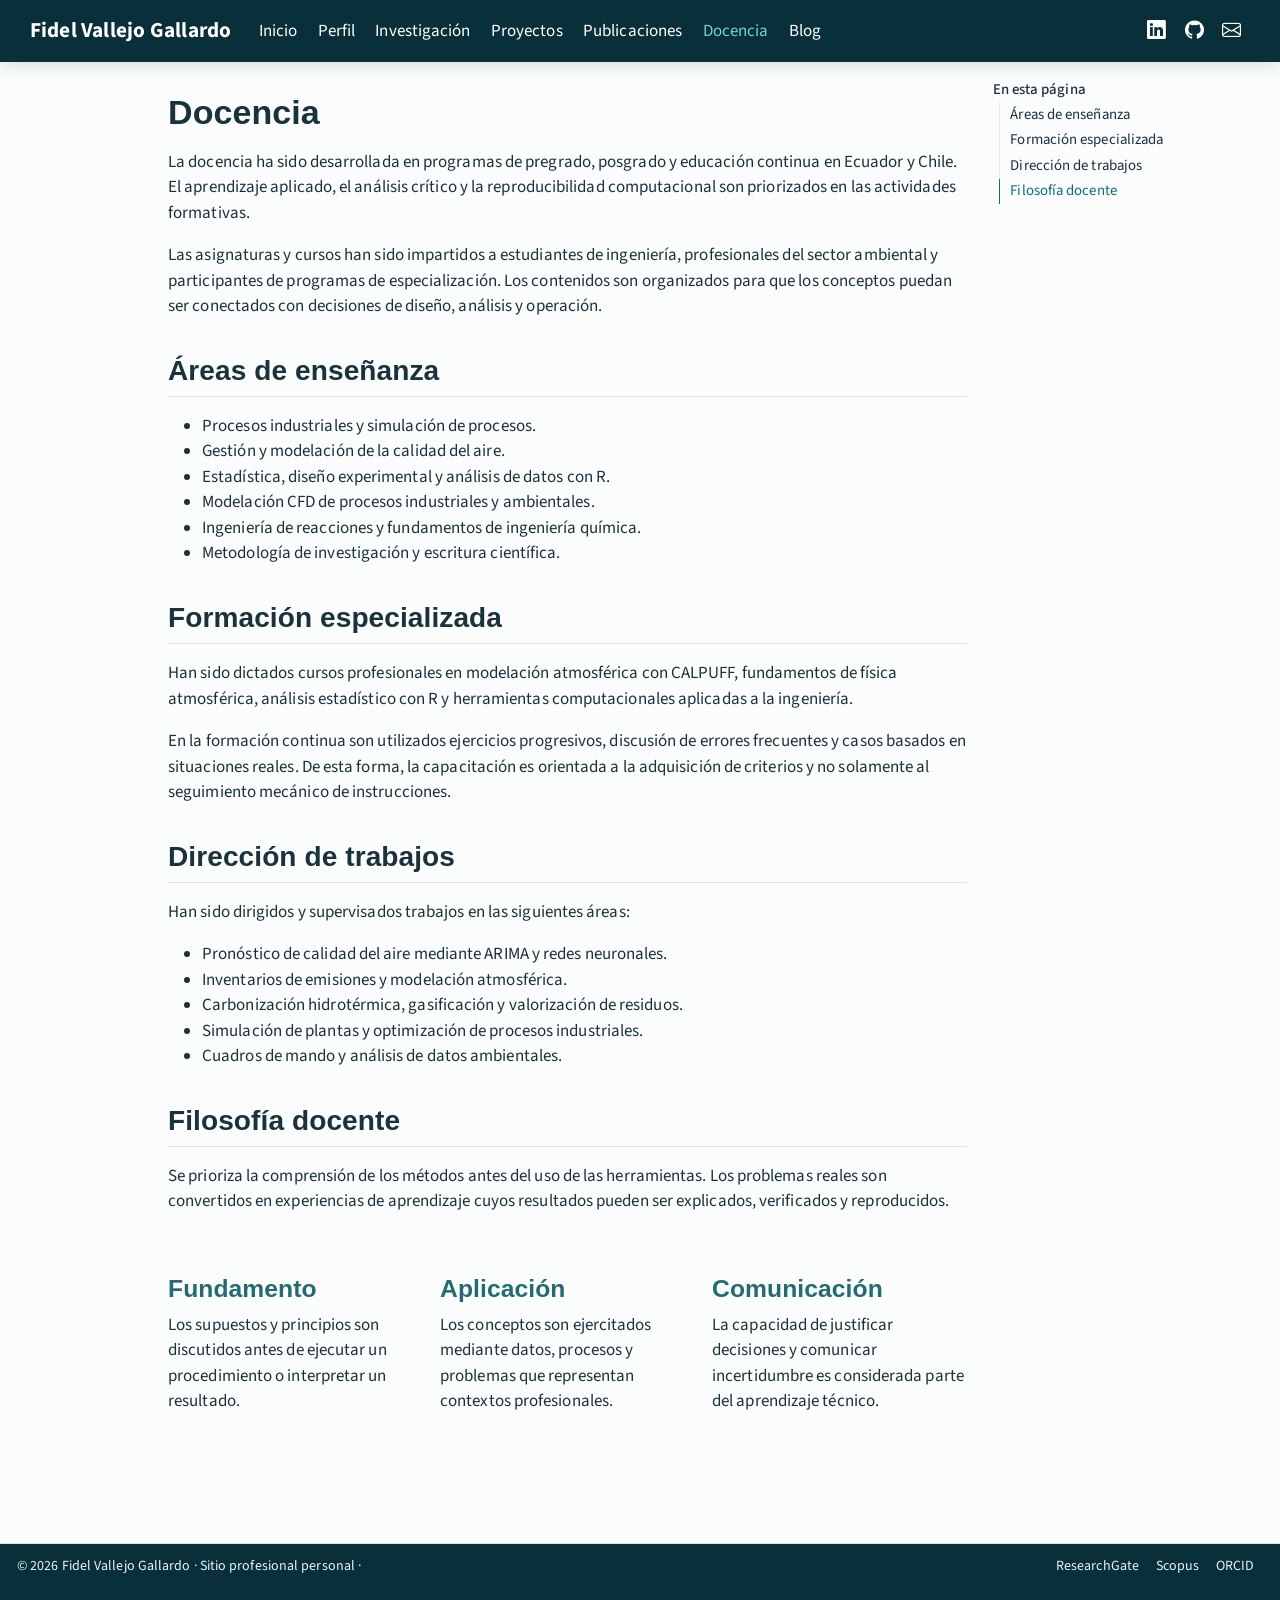
<file: docs/docencia.html>
<!DOCTYPE html>
<html xmlns="http://www.w3.org/1999/xhtml" lang="es" xml:lang="es"><head>

<meta charset="utf-8">
<meta name="generator" content="quarto-1.10.19">

<meta name="viewport" content="width=device-width, initial-scale=1.0, user-scalable=yes">

<meta name="description" content="Experiencia docente, formación y dirección de trabajos de investigación.">

<title>Docencia – Fidel Vallejo Gallardo</title>
<style>
/* Default styles provided by pandoc.
** See https://pandoc.org/MANUAL.html#variables-for-html for config info.
*/
span.smallcaps{font-variant: small-caps;}
div.columns{display: flex; gap: 1.5em;}
div.column{flex: auto;}
@media screen {
div.columns{gap: min(4vw, 1.5em);}
div.column{overflow-x: auto;}
}
div.hanging-indent{margin-left: 1.5em; text-indent: -1.5em;}
ul.task-list{list-style: none;}
ul.task-list li input[type="checkbox"] {
  width: 0.8em;
  margin: 0 0.8em 0.2em -1em; /* quarto-specific, see https://github.com/quarto-dev/quarto-cli/issues/4556 */ 
  vertical-align: middle;
}
</style>


<script src="site_libs/quarto-nav/quarto-nav.js"></script>
<script src="site_libs/clipboard/clipboard.min.js"></script>
<script src="site_libs/quarto-html/quarto.js" type="module"></script>
<script src="site_libs/quarto-html/tabsets/tabsets.js" type="module"></script>
<script src="site_libs/quarto-html/popper.min.js"></script>
<script src="site_libs/quarto-html/tippy.umd.min.js"></script>
<script src="site_libs/quarto-html/anchor.min.js"></script>
<link href="site_libs/quarto-html/tippy.css" rel="stylesheet">
<link href="site_libs/quarto-html/quarto-syntax-highlighting-bf27225e3a48a9273f3daa8f8e829971.css" rel="stylesheet" id="quarto-text-highlighting-styles">
<script src="site_libs/bootstrap/bootstrap.min.js"></script>
<link href="site_libs/bootstrap/bootstrap-icons.css" rel="stylesheet">
<link href="site_libs/bootstrap/bootstrap-deb117787f17a3bf41f981143e008327.min.css" rel="stylesheet" append-hash="true" id="quarto-bootstrap" data-mode="light">
<script id="quarto-search-options" type="application/json">{
  "language": {
    "search-no-results-text": "No se han encontrado resultados",
    "search-matching-documents-text": "documentos encontrados",
    "search-copy-link-title": "Copiar el enlace en la búsqueda",
    "search-hide-matches-text": "Ocultar resultados adicionales",
    "search-more-match-text": "resultado adicional en este documento",
    "search-more-matches-text": "resultados adicionales en este documento",
    "search-clear-button-title": "Borrar",
    "search-text-placeholder": "",
    "search-detached-cancel-button-title": "Cancelar",
    "search-submit-button-title": "Enviar",
    "search-label": "Buscar"
  }
}</script>
<style>html{ scroll-behavior: smooth; }</style>


<meta property="og:title" content="Docencia – Fidel Vallejo Gallardo">
<meta property="og:description" content="Ingeniería de procesos, calidad del aire, ciencia de datos y sostenibilidad aplicada.">
<meta property="og:image" content="https://fvallejog.github.io/assets/fidel-vallejo.jpg">
<meta property="og:site_name" content="Fidel Vallejo Gallardo">
<meta property="og:locale" content="es_ES">
</head>

<body class="nav-fixed quarto-light">

<div id="quarto-search-results"></div>
  <header id="quarto-header" class="headroom fixed-top">
    <nav class="navbar navbar-expand-lg " data-bs-theme="dark">
      <div class="navbar-container container-fluid">
      <div class="navbar-brand-container mx-auto">
    <a class="navbar-brand" href="./index.html">
    <span class="navbar-title">Fidel Vallejo Gallardo</span>
    </a>
  </div>
          <button class="navbar-toggler" type="button" data-bs-toggle="collapse" data-bs-target="#navbarCollapse" aria-controls="navbarCollapse" role="menu" aria-expanded="false" aria-label="Navegación de palanca" onclick="if (window.quartoToggleHeadroom) { window.quartoToggleHeadroom(); }">
  <span class="navbar-toggler-icon"></span>
</button>
          <div class="collapse navbar-collapse" id="navbarCollapse">
            <ul class="navbar-nav navbar-nav-scroll me-auto">
  <li class="nav-item">
    <a class="nav-link" href="./index.html"> 
<span class="menu-text">Inicio</span></a>
  </li>  
  <li class="nav-item">
    <a class="nav-link" href="./perfil.html"> 
<span class="menu-text">Perfil</span></a>
  </li>  
  <li class="nav-item">
    <a class="nav-link" href="./investigacion.html"> 
<span class="menu-text">Investigación</span></a>
  </li>  
  <li class="nav-item">
    <a class="nav-link" href="./proyectos.html"> 
<span class="menu-text">Proyectos</span></a>
  </li>  
  <li class="nav-item">
    <a class="nav-link" href="./publicaciones.html"> 
<span class="menu-text">Publicaciones</span></a>
  </li>  
  <li class="nav-item">
    <a class="nav-link active" href="./docencia.html" aria-current="page"> 
<span class="menu-text">Docencia</span></a>
  </li>  
  <li class="nav-item">
    <a class="nav-link" href="./blog.html"> 
<span class="menu-text">Blog</span></a>
  </li>  
</ul>
            <ul class="navbar-nav navbar-nav-scroll ms-auto">
  <li class="nav-item compact">
    <a class="nav-link" href="https://www.linkedin.com/in/fvallejo-gallardo/"> <i class="bi bi-linkedin" role="img" aria-label="LinkedIn">
</i> 
<span class="menu-text"></span></a>
  </li>  
  <li class="nav-item compact">
    <a class="nav-link" href="https://github.com/fvallejog"> <i class="bi bi-github" role="img" aria-label="GitHub">
</i> 
<span class="menu-text"></span></a>
  </li>  
  <li class="nav-item compact">
    <a class="nav-link" href="mailto:fvallejog@yahoo.com"> <i class="bi bi-envelope" role="img" aria-label="Correo electrónico">
</i> 
<span class="menu-text"></span></a>
  </li>  
</ul>
          </div> <!-- /navcollapse -->
            <div class="quarto-navbar-tools">
</div>
      </div> <!-- /container-fluid -->
    </nav>
</header>
<!-- content -->
<div id="quarto-content" class="quarto-container page-columns page-rows-contents page-layout-article page-navbar">
<!-- sidebar -->
<!-- margin-sidebar -->
    <div id="quarto-margin-sidebar" class="sidebar margin-sidebar">
        <nav id="TOC" role="doc-toc" class="toc-active">
    <h2 id="toc-title">En esta página</h2>
   
  <ul>
  <li><a href="#áreas-de-enseñanza" id="toc-áreas-de-enseñanza" class="nav-link active" data-scroll-target="#áreas-de-enseñanza">Áreas de enseñanza</a></li>
  <li><a href="#formación-especializada" id="toc-formación-especializada" class="nav-link" data-scroll-target="#formación-especializada">Formación especializada</a></li>
  <li><a href="#dirección-de-trabajos" id="toc-dirección-de-trabajos" class="nav-link" data-scroll-target="#dirección-de-trabajos">Dirección de trabajos</a></li>
  <li><a href="#filosofía-docente" id="toc-filosofía-docente" class="nav-link" data-scroll-target="#filosofía-docente">Filosofía docente</a></li>
  </ul>
</nav>
    </div>
<!-- main -->
<main class="content" id="quarto-document-content">

<header id="title-block-header" class="quarto-title-block default">
<div class="quarto-title">
<h1 class="title">Docencia</h1>
</div>



<div class="quarto-title-meta">

    
  
    
  </div>
  


</header>


<p>La docencia ha sido desarrollada en programas de pregrado, posgrado y educación continua en Ecuador y Chile. El aprendizaje aplicado, el análisis crítico y la reproducibilidad computacional son priorizados en las actividades formativas.</p>
<p>Las asignaturas y cursos han sido impartidos a estudiantes de ingeniería, profesionales del sector ambiental y participantes de programas de especialización. Los contenidos son organizados para que los conceptos puedan ser conectados con decisiones de diseño, análisis y operación.</p>
<section id="áreas-de-enseñanza" class="level2">
<h2 class="anchored" data-anchor-id="áreas-de-enseñanza">Áreas de enseñanza</h2>
<ul>
<li>Procesos industriales y simulación de procesos.</li>
<li>Gestión y modelación de la calidad del aire.</li>
<li>Estadística, diseño experimental y análisis de datos con R.</li>
<li>Modelación CFD de procesos industriales y ambientales.</li>
<li>Ingeniería de reacciones y fundamentos de ingeniería química.</li>
<li>Metodología de investigación y escritura científica.</li>
</ul>
</section>
<section id="formación-especializada" class="level2">
<h2 class="anchored" data-anchor-id="formación-especializada">Formación especializada</h2>
<p>Han sido dictados cursos profesionales en modelación atmosférica con CALPUFF, fundamentos de física atmosférica, análisis estadístico con R y herramientas computacionales aplicadas a la ingeniería.</p>
<p>En la formación continua son utilizados ejercicios progresivos, discusión de errores frecuentes y casos basados en situaciones reales. De esta forma, la capacitación es orientada a la adquisición de criterios y no solamente al seguimiento mecánico de instrucciones.</p>
</section>
<section id="dirección-de-trabajos" class="level2">
<h2 class="anchored" data-anchor-id="dirección-de-trabajos">Dirección de trabajos</h2>
<p>Han sido dirigidos y supervisados trabajos en las siguientes áreas:</p>
<ul>
<li>Pronóstico de calidad del aire mediante ARIMA y redes neuronales.</li>
<li>Inventarios de emisiones y modelación atmosférica.</li>
<li>Carbonización hidrotérmica, gasificación y valorización de residuos.</li>
<li>Simulación de plantas y optimización de procesos industriales.</li>
<li>Cuadros de mando y análisis de datos ambientales.</li>
</ul>
</section>
<section id="filosofía-docente" class="level2">
<h2 class="anchored" data-anchor-id="filosofía-docente">Filosofía docente</h2>
<p>Se prioriza la comprensión de los métodos antes del uso de las herramientas. Los problemas reales son convertidos en experiencias de aprendizaje cuyos resultados pueden ser explicados, verificados y reproducidos.</p>
<div class="teaching-pillars">
<section id="fundamento" class="level3">
<h3 class="anchored" data-anchor-id="fundamento">Fundamento</h3>
<p>Los supuestos y principios son discutidos antes de ejecutar un procedimiento o interpretar un resultado.</p>
</section>
<section id="aplicación" class="level3">
<h3 class="anchored" data-anchor-id="aplicación">Aplicación</h3>
<p>Los conceptos son ejercitados mediante datos, procesos y problemas que representan contextos profesionales.</p>
</section>
<section id="comunicación" class="level3">
<h3 class="anchored" data-anchor-id="comunicación">Comunicación</h3>
<p>La capacidad de justificar decisiones y comunicar incertidumbre es considerada parte del aprendizaje técnico.</p>
</section>
</div>


</section>

<a onclick="window.scrollTo(0, 0); return false;" role="button" id="quarto-back-to-top"><i class="bi bi-arrow-up"></i> Volver arriba</a></main> <!-- /main -->
<script>
(() => {
  const target = document.querySelector('.typing-text');
  if (!target) return;

  let phrases;
  try {
    phrases = JSON.parse(target.dataset.phrases || '[]');
  } catch {
    return;
  }

  if (!phrases.length || window.matchMedia('(prefers-reduced-motion: reduce)').matches) {
    target.textContent = phrases[0] || target.textContent;
    return;
  }

  let phraseIndex = 0;
  let characterIndex = 0;
  let deleting = false;

  const type = () => {
    const phrase = phrases[phraseIndex];
    characterIndex += deleting ? -1 : 1;
    target.textContent = phrase.slice(0, characterIndex);

    let delay = deleting ? 32 : 58;
    if (!deleting && characterIndex === phrase.length) {
      deleting = true;
      delay = 1700;
    } else if (deleting && characterIndex === 0) {
      deleting = false;
      phraseIndex = (phraseIndex + 1) % phrases.length;
      delay = 350;
    }

    window.setTimeout(type, delay);
  };

  target.textContent = '';
  window.setTimeout(type, 450);
})();
</script>
<!-- GoatCounter: analítica y contador total -->
<script data-goatcounter="https://fvallejog.goatcounter.com/count" async="" src="//gc.zgo.at/count.js"></script>
<script>
(() => {
  const iniciarContador = () => {
    let total = document.querySelector('#goatcounter-total');

    if (!total) {
      const pie = document.querySelector('.nav-footer-left, .nav-footer-center, footer');
      if (!pie) return;

      const etiqueta = document.createElement('span');
      etiqueta.className = 'visitor-counter';
      etiqueta.innerHTML = ' · Visitas registradas: <span id="goatcounter-total">…</span>';
      pie.appendChild(etiqueta);
      total = etiqueta.querySelector('#goatcounter-total');
    }

    fetch('https://fvallejog.goatcounter.com/counter/TOTAL.json')
      .then((response) => {
        if (!response.ok) throw new Error('No se pudo consultar el contador');
        return response.json();
      })
      .then((data) => {
        total.textContent = data.count;
      })
      .catch(() => {
        const etiqueta = total.closest('.visitor-counter');
        if (etiqueta) etiqueta.hidden = true;
      });
  };

  if (document.readyState === 'loading') {
    document.addEventListener('DOMContentLoaded', iniciarContador);
  } else {
    iniciarContador();
  }
})();
</script>
<script id="quarto-html-after-body" type="application/javascript">
  window.document.addEventListener("DOMContentLoaded", function (event) {
    const icon = "";
    const anchorJS = new window.AnchorJS();
    anchorJS.options = {
      placement: 'right',
      icon: icon
    };
    anchorJS.add('.anchored');
    const isCodeAnnotation = (el) => {
      for (const clz of el.classList) {
        if (clz.startsWith('code-annotation-')) {                     
          return true;
        }
      }
      return false;
    }
    const onCopySuccess = function(e) {
      // button target
      const button = e.trigger;
      // don't keep focus
      button.blur();
      // flash "checked"
      button.classList.add('code-copy-button-checked');
      var currentTitle = button.getAttribute("title");
      button.setAttribute("title", "Copiado");
      let tooltip;
      if (window.bootstrap) {
        button.setAttribute("data-bs-toggle", "tooltip");
        button.setAttribute("data-bs-placement", "left");
        button.setAttribute("data-bs-title", "Copiado");
        tooltip = new bootstrap.Tooltip(button, 
          { trigger: "manual", 
            customClass: "code-copy-button-tooltip",
            offset: [0, -8]});
        tooltip.show();    
      }
      setTimeout(function() {
        if (tooltip) {
          tooltip.hide();
          button.removeAttribute("data-bs-title");
          button.removeAttribute("data-bs-toggle");
          button.removeAttribute("data-bs-placement");
        }
        button.setAttribute("title", currentTitle);
        button.classList.remove('code-copy-button-checked');
      }, 1000);
      // clear code selection
      e.clearSelection();
    }
    const getTextToCopy = function(trigger) {
      const outerScaffold = trigger.parentElement.cloneNode(true);
      const codeEl = outerScaffold.querySelector('code');
      for (const childEl of codeEl.children) {
        if (isCodeAnnotation(childEl)) {
          childEl.remove();
        }
      }
      return codeEl.innerText;
    }
    const clipboard = new window.ClipboardJS('.code-copy-button:not([data-in-quarto-modal])', {
      text: getTextToCopy
    });
    clipboard.on('success', onCopySuccess);
    if (window.document.getElementById('quarto-embedded-source-code-modal')) {
      const clipboardModal = new window.ClipboardJS('.code-copy-button[data-in-quarto-modal]', {
        text: getTextToCopy,
        container: window.document.getElementById('quarto-embedded-source-code-modal')
      });
      clipboardModal.on('success', onCopySuccess);
    }
      var localhostRegex = new RegExp(/^(?:http|https):\/\/localhost\:?[0-9]*\//);
      var mailtoRegex = new RegExp(/^mailto:/);
        var filterRegex = new RegExp("https:\/\/fvallejog\.github\.io");
      var isInternal = (href) => {
          return filterRegex.test(href) || localhostRegex.test(href) || mailtoRegex.test(href);
      }
      // Inspect non-navigation links and adorn them if external
     var links = window.document.querySelectorAll('a[href]:not(.nav-link):not(.navbar-brand):not(.toc-action):not(.sidebar-link):not(.sidebar-item-toggle):not(.pagination-link):not(.no-external):not([aria-hidden]):not(.dropdown-item):not(.quarto-navigation-tool):not(.about-link)');
      for (var i=0; i<links.length; i++) {
        const link = links[i];
        if (!isInternal(link.href)) {
          // undo the damage that might have been done by quarto-nav.js in the case of
          // links that we want to consider external
          if (link.dataset.originalHref !== undefined) {
            link.href = link.dataset.originalHref;
          }
            // target, if specified
            link.setAttribute("target", "_blank");
            if (link.getAttribute("rel") === null) {
              link.setAttribute("rel", "noopener");
            }
        }
      }
    function tippyHover(el, contentFn, onTriggerFn, onUntriggerFn) {
      const config = {
        allowHTML: true,
        maxWidth: 500,
        delay: 100,
        arrow: false,
        appendTo: function(el) {
            return el.parentElement;
        },
        interactive: true,
        interactiveBorder: 10,
        theme: 'quarto',
        placement: 'bottom-start',
      };
      if (contentFn) {
        config.content = contentFn;
      }
      if (onTriggerFn) {
        config.onTrigger = onTriggerFn;
      }
      if (onUntriggerFn) {
        config.onUntrigger = onUntriggerFn;
      }
      window.tippy(el, config); 
    }
    const noterefs = window.document.querySelectorAll('a[role="doc-noteref"]');
    for (var i=0; i<noterefs.length; i++) {
      const ref = noterefs[i];
      tippyHover(ref, function() {
        // use id or data attribute instead here
        let href = ref.getAttribute('data-footnote-href') || ref.getAttribute('href');
        try { href = new URL(href).hash; } catch {}
        const id = href.replace(/^#\/?/, "");
        const note = window.document.getElementById(id);
        if (note) {
          return note.innerHTML;
        } else {
          return "";
        }
      });
    }
    const xrefs = window.document.querySelectorAll('a.quarto-xref');
    const processXRef = (id, note) => {
      // Strip column container classes
      const stripColumnClz = (el) => {
        el.classList.remove("page-full", "page-columns");
        if (el.children) {
          for (const child of el.children) {
            stripColumnClz(child);
          }
        }
      }
      stripColumnClz(note)
      if (id === null || id.startsWith('sec-')) {
        // Special case sections, only their first couple elements
        const container = document.createElement("div");
        if (note.children && note.children.length > 2) {
          container.appendChild(note.children[0].cloneNode(true));
          for (let i = 1; i < note.children.length; i++) {
            const child = note.children[i];
            if (child.tagName === "P" && child.innerText === "") {
              continue;
            } else {
              container.appendChild(child.cloneNode(true));
              break;
            }
          }
          if (window.Quarto?.typesetMath) {
            window.Quarto.typesetMath(container);
          }
          return container.innerHTML
        } else {
          if (window.Quarto?.typesetMath) {
            window.Quarto.typesetMath(note);
          }
          return note.innerHTML;
        }
      } else {
        // Remove any anchor links if they are present
        const anchorLink = note.querySelector('a.anchorjs-link');
        if (anchorLink) {
          anchorLink.remove();
        }
        if (window.Quarto?.typesetMath) {
          window.Quarto.typesetMath(note);
        }
        if (note.classList.contains("callout")) {
          return note.outerHTML;
        } else {
          return note.innerHTML;
        }
      }
    }
    for (var i=0; i<xrefs.length; i++) {
      const xref = xrefs[i];
      tippyHover(xref, undefined, function(instance) {
        instance.disable();
        let url = xref.getAttribute('href');
        let hash = undefined; 
        if (url.startsWith('#')) {
          hash = url;
        } else {
          try { hash = new URL(url).hash; } catch {}
        }
        if (hash) {
          const id = hash.replace(/^#\/?/, "");
          const note = window.document.getElementById(id);
          if (note !== null) {
            try {
              const html = processXRef(id, note.cloneNode(true));
              instance.setContent(html);
            } finally {
              instance.enable();
              instance.show();
            }
          } else {
            // See if we can fetch this
            fetch(url.split('#')[0])
            .then(res => res.text())
            .then(html => {
              const parser = new DOMParser();
              const htmlDoc = parser.parseFromString(html, "text/html");
              const note = htmlDoc.getElementById(id);
              if (note !== null) {
                const html = processXRef(id, note);
                instance.setContent(html);
              } 
            }).finally(() => {
              instance.enable();
              instance.show();
            });
          }
        } else {
          // See if we can fetch a full url (with no hash to target)
          // This is a special case and we should probably do some content thinning / targeting
          fetch(url)
          .then(res => res.text())
          .then(html => {
            const parser = new DOMParser();
            const htmlDoc = parser.parseFromString(html, "text/html");
            const note = htmlDoc.querySelector('main.content');
            if (note !== null) {
              // This should only happen for chapter cross references
              // (since there is no id in the URL)
              // remove the first header
              if (note.children.length > 0 && note.children[0].tagName === "HEADER") {
                note.children[0].remove();
              }
              const html = processXRef(null, note);
              instance.setContent(html);
            } 
          }).finally(() => {
            instance.enable();
            instance.show();
          });
        }
      }, function(instance) {
      });
    }
        let selectedAnnoteEl;
        const selectorForAnnotation = ( cell, annotation) => {
          let cellAttr = 'data-code-cell="' + cell + '"';
          let lineAttr = 'data-code-annotation="' +  annotation + '"';
          const selector = 'span[' + cellAttr + '][' + lineAttr + ']';
          return selector;
        }
        const selectCodeLines = (annoteEl) => {
          const doc = window.document;
          const targetCell = annoteEl.getAttribute("data-target-cell");
          const targetAnnotation = annoteEl.getAttribute("data-target-annotation");
          const annoteSpan = window.document.querySelector(selectorForAnnotation(targetCell, targetAnnotation));
          const lines = annoteSpan.getAttribute("data-code-lines").split(",");
          const lineIds = lines.map((line) => {
            return targetCell + "-" + line;
          })
          let top = null;
          let height = null;
          let parent = null;
          if (lineIds.length > 0) {
              //compute the position of the single el (top and bottom and make a div)
              const el = window.document.getElementById(lineIds[0]);
              top = el.offsetTop;
              height = el.offsetHeight;
              parent = el.parentElement.parentElement;
            if (lineIds.length > 1) {
              const lastEl = window.document.getElementById(lineIds[lineIds.length - 1]);
              const bottom = lastEl.offsetTop + lastEl.offsetHeight;
              height = bottom - top;
            }
            if (top !== null && height !== null && parent !== null) {
              // cook up a div (if necessary) and position it 
              let div = window.document.getElementById("code-annotation-line-highlight");
              if (div === null) {
                div = window.document.createElement("div");
                div.setAttribute("id", "code-annotation-line-highlight");
                div.style.position = 'absolute';
                parent.appendChild(div);
              }
              div.style.top = top - 2 + "px";
              div.style.height = height + 4 + "px";
              div.style.left = 0;
              let gutterDiv = window.document.getElementById("code-annotation-line-highlight-gutter");
              if (gutterDiv === null) {
                gutterDiv = window.document.createElement("div");
                gutterDiv.setAttribute("id", "code-annotation-line-highlight-gutter");
                gutterDiv.style.position = 'absolute';
                const codeCell = window.document.getElementById(targetCell);
                const gutter = codeCell.querySelector('.code-annotation-gutter');
                gutter.appendChild(gutterDiv);
              }
              gutterDiv.style.top = top - 2 + "px";
              gutterDiv.style.height = height + 4 + "px";
            }
            selectedAnnoteEl = annoteEl;
          }
        };
        const unselectCodeLines = () => {
          const elementsIds = ["code-annotation-line-highlight", "code-annotation-line-highlight-gutter"];
          elementsIds.forEach((elId) => {
            const div = window.document.getElementById(elId);
            if (div) {
              div.remove();
            }
          });
          selectedAnnoteEl = undefined;
        };
          // Handle positioning of the toggle
      window.addEventListener(
        "resize",
        throttle(() => {
          elRect = undefined;
          if (selectedAnnoteEl) {
            selectCodeLines(selectedAnnoteEl);
          }
        }, 10)
      );
      function throttle(fn, ms) {
      let throttle = false;
      let timer;
        return (...args) => {
          if(!throttle) { // first call gets through
              fn.apply(this, args);
              throttle = true;
          } else { // all the others get throttled
              if(timer) clearTimeout(timer); // cancel #2
              timer = setTimeout(() => {
                fn.apply(this, args);
                timer = throttle = false;
              }, ms);
          }
        };
      }
        // Attach click handler to the DT
        const annoteDls = window.document.querySelectorAll('dt[data-target-cell]');
        for (const annoteDlNode of annoteDls) {
          annoteDlNode.addEventListener('click', (event) => {
            const clickedEl = event.target;
            if (clickedEl !== selectedAnnoteEl) {
              unselectCodeLines();
              const activeEl = window.document.querySelector('dt[data-target-cell].code-annotation-active');
              if (activeEl) {
                activeEl.classList.remove('code-annotation-active');
              }
              selectCodeLines(clickedEl);
              clickedEl.classList.add('code-annotation-active');
            } else {
              // Unselect the line
              unselectCodeLines();
              clickedEl.classList.remove('code-annotation-active');
            }
          });
        }
    const findCites = (el) => {
      const parentEl = el.parentElement;
      if (parentEl) {
        const cites = parentEl.dataset.cites;
        if (cites) {
          return {
            el,
            cites: cites.split(' ')
          };
        } else {
          return findCites(el.parentElement)
        }
      } else {
        return undefined;
      }
    };
    var bibliorefs = window.document.querySelectorAll('a[role="doc-biblioref"]');
    for (var i=0; i<bibliorefs.length; i++) {
      const ref = bibliorefs[i];
      const citeInfo = findCites(ref);
      if (citeInfo) {
        tippyHover(citeInfo.el, function() {
          var popup = window.document.createElement('div');
          citeInfo.cites.forEach(function(cite) {
            var citeDiv = window.document.createElement('div');
            citeDiv.classList.add('hanging-indent');
            citeDiv.classList.add('csl-entry');
            var biblioDiv = window.document.getElementById('ref-' + cite);
            if (biblioDiv) {
              citeDiv.innerHTML = biblioDiv.innerHTML;
            }
            popup.appendChild(citeDiv);
          });
          return popup.innerHTML;
        });
      }
    }
  });
  </script>
</div> <!-- /content -->
<footer class="footer">
  <div class="nav-footer">
    <div class="nav-footer-left">
<p>© 2026 Fidel Vallejo Gallardo · Sitio profesional personal · <span class="visitor-counter">Visitas registradas: <span id="goatcounter-total">…</span></span></p>
</div>   
    <div class="nav-footer-center">
      &nbsp;
    </div>
    <div class="nav-footer-right">
      <ul class="footer-items list-unstyled">
    <li class="nav-item">
    <a class="nav-link" href="https://www.researchgate.net/profile/Fidel-Vallejo?ev=hdr_xprf">
<p>ResearchGate</p>
</a>
  </li>  
    <li class="nav-item">
    <a class="nav-link" href="https://www.scopus.com/authid/detail.uri?authorId=57211057346">
<p>Scopus</p>
</a>
  </li>  
    <li class="nav-item">
    <a class="nav-link" href="https://orcid.org/0000-0001-5835-298X">
<p>ORCID</p>
</a>
  </li>  
</ul>
    </div>
  </div>
</footer>




<script src="site_libs/quarto-html/zenscroll-min.js"></script>
</body></html>
</file>
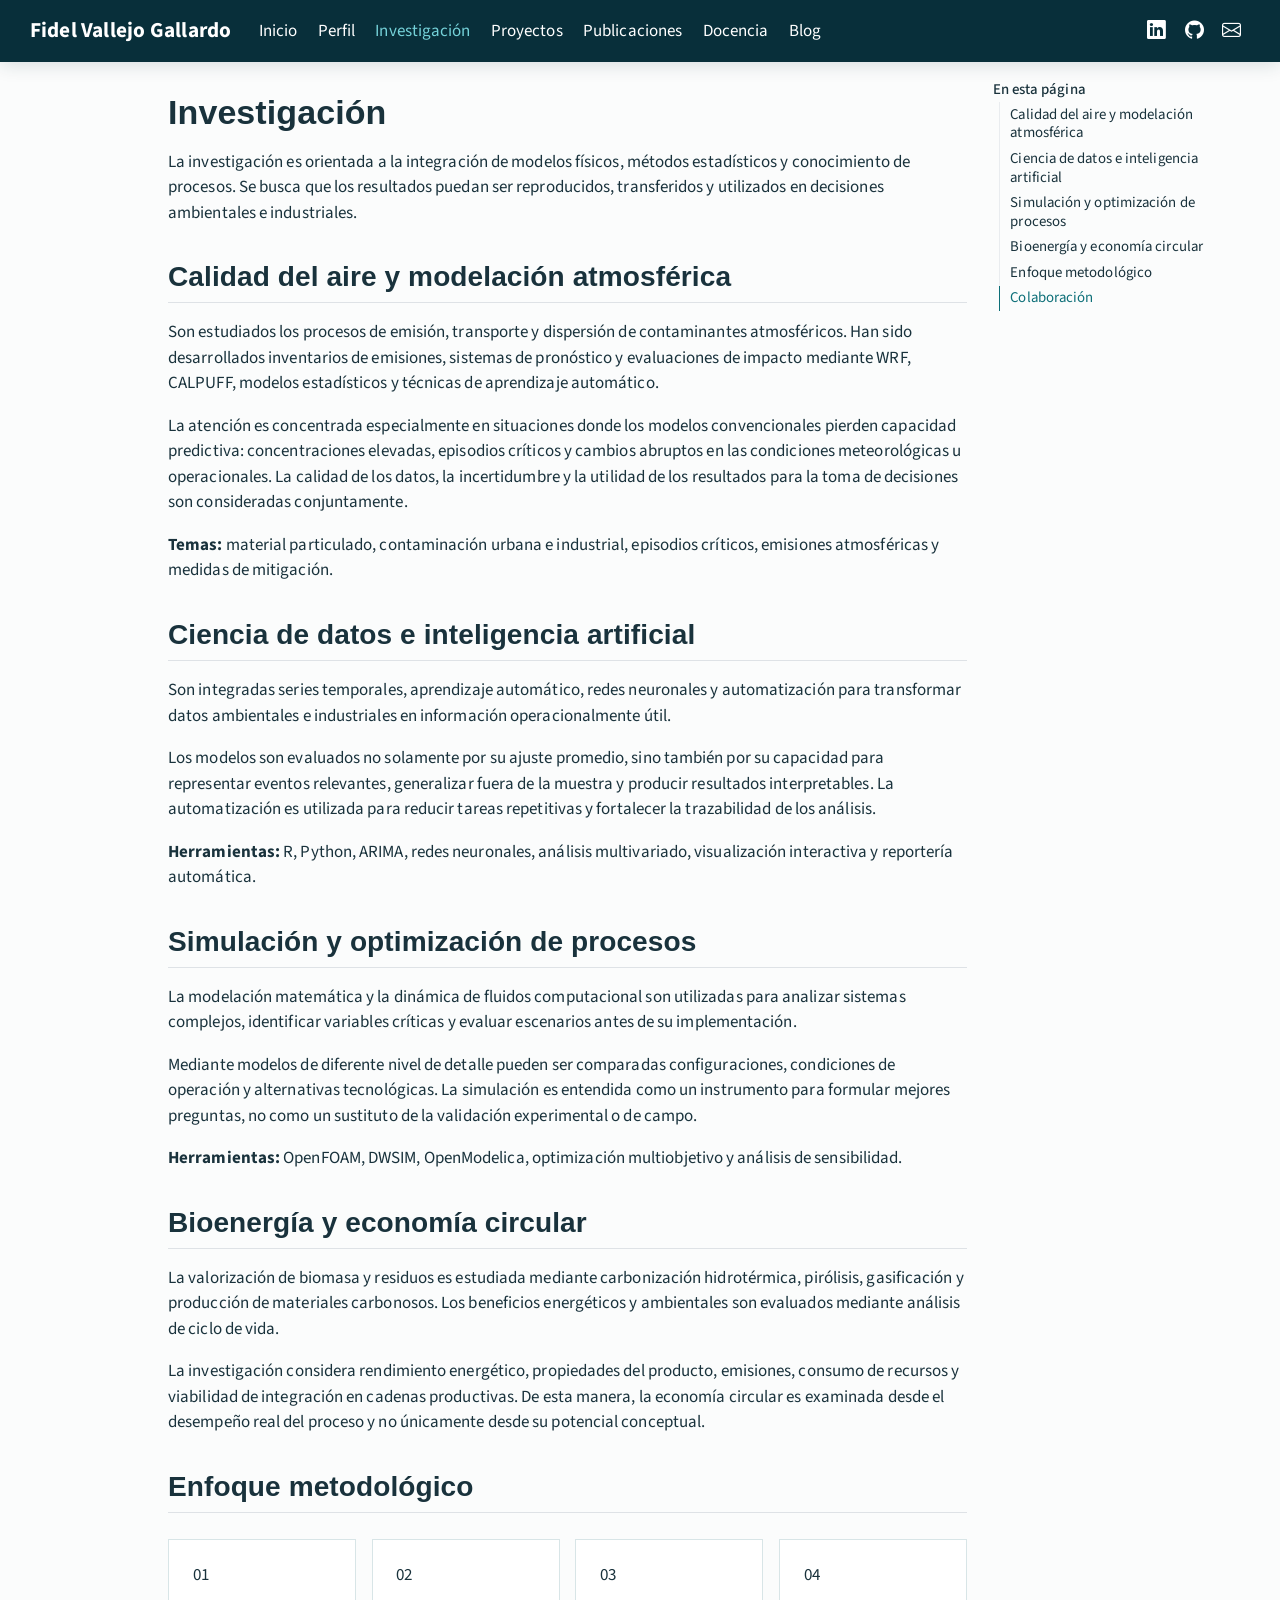
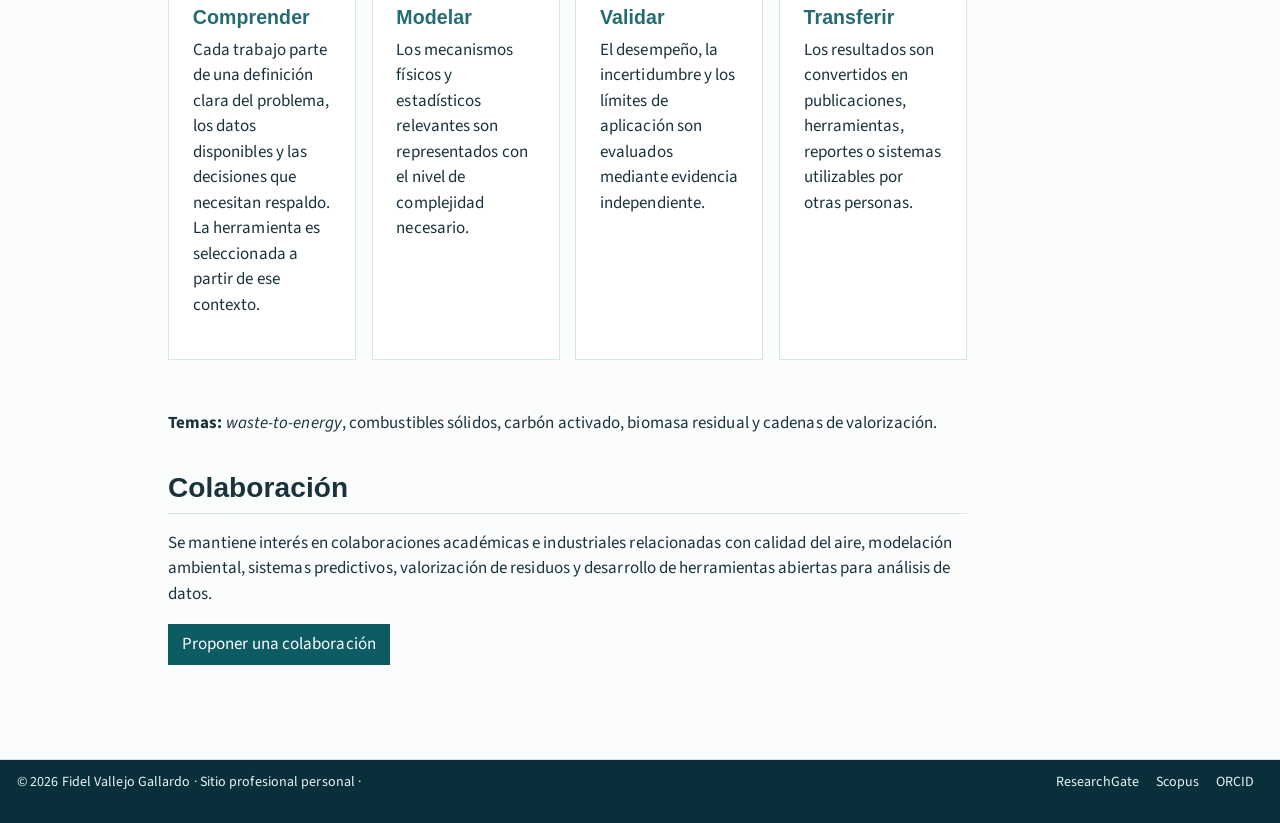
<file: docs/investigacion.html>
<!DOCTYPE html>
<html xmlns="http://www.w3.org/1999/xhtml" lang="es" xml:lang="es"><head>

<meta charset="utf-8">
<meta name="generator" content="quarto-1.10.19">

<meta name="viewport" content="width=device-width, initial-scale=1.0, user-scalable=yes">

<meta name="description" content="Líneas de investigación en calidad del aire, ciencia de datos, procesos y bioenergía.">

<title>Investigación – Fidel Vallejo Gallardo</title>
<style>
/* Default styles provided by pandoc.
** See https://pandoc.org/MANUAL.html#variables-for-html for config info.
*/
span.smallcaps{font-variant: small-caps;}
div.columns{display: flex; gap: 1.5em;}
div.column{flex: auto;}
@media screen {
div.columns{gap: min(4vw, 1.5em);}
div.column{overflow-x: auto;}
}
div.hanging-indent{margin-left: 1.5em; text-indent: -1.5em;}
ul.task-list{list-style: none;}
ul.task-list li input[type="checkbox"] {
  width: 0.8em;
  margin: 0 0.8em 0.2em -1em; /* quarto-specific, see https://github.com/quarto-dev/quarto-cli/issues/4556 */ 
  vertical-align: middle;
}
</style>


<script src="site_libs/quarto-nav/quarto-nav.js"></script>
<script src="site_libs/clipboard/clipboard.min.js"></script>
<script src="site_libs/quarto-html/quarto.js" type="module"></script>
<script src="site_libs/quarto-html/tabsets/tabsets.js" type="module"></script>
<script src="site_libs/quarto-html/popper.min.js"></script>
<script src="site_libs/quarto-html/tippy.umd.min.js"></script>
<script src="site_libs/quarto-html/anchor.min.js"></script>
<link href="site_libs/quarto-html/tippy.css" rel="stylesheet">
<link href="site_libs/quarto-html/quarto-syntax-highlighting-bf27225e3a48a9273f3daa8f8e829971.css" rel="stylesheet" id="quarto-text-highlighting-styles">
<script src="site_libs/bootstrap/bootstrap.min.js"></script>
<link href="site_libs/bootstrap/bootstrap-icons.css" rel="stylesheet">
<link href="site_libs/bootstrap/bootstrap-deb117787f17a3bf41f981143e008327.min.css" rel="stylesheet" append-hash="true" id="quarto-bootstrap" data-mode="light">
<script id="quarto-search-options" type="application/json">{
  "language": {
    "search-no-results-text": "No se han encontrado resultados",
    "search-matching-documents-text": "documentos encontrados",
    "search-copy-link-title": "Copiar el enlace en la búsqueda",
    "search-hide-matches-text": "Ocultar resultados adicionales",
    "search-more-match-text": "resultado adicional en este documento",
    "search-more-matches-text": "resultados adicionales en este documento",
    "search-clear-button-title": "Borrar",
    "search-text-placeholder": "",
    "search-detached-cancel-button-title": "Cancelar",
    "search-submit-button-title": "Enviar",
    "search-label": "Buscar"
  }
}</script>
<style>html{ scroll-behavior: smooth; }</style>


<meta property="og:title" content="Investigación – Fidel Vallejo Gallardo">
<meta property="og:description" content="Ingeniería de procesos, calidad del aire, ciencia de datos y sostenibilidad aplicada.">
<meta property="og:image" content="https://fvallejog.github.io/assets/fidel-vallejo.jpg">
<meta property="og:site_name" content="Fidel Vallejo Gallardo">
<meta property="og:locale" content="es_ES">
</head>

<body class="nav-fixed quarto-light">

<div id="quarto-search-results"></div>
  <header id="quarto-header" class="headroom fixed-top">
    <nav class="navbar navbar-expand-lg " data-bs-theme="dark">
      <div class="navbar-container container-fluid">
      <div class="navbar-brand-container mx-auto">
    <a class="navbar-brand" href="./index.html">
    <span class="navbar-title">Fidel Vallejo Gallardo</span>
    </a>
  </div>
          <button class="navbar-toggler" type="button" data-bs-toggle="collapse" data-bs-target="#navbarCollapse" aria-controls="navbarCollapse" role="menu" aria-expanded="false" aria-label="Navegación de palanca" onclick="if (window.quartoToggleHeadroom) { window.quartoToggleHeadroom(); }">
  <span class="navbar-toggler-icon"></span>
</button>
          <div class="collapse navbar-collapse" id="navbarCollapse">
            <ul class="navbar-nav navbar-nav-scroll me-auto">
  <li class="nav-item">
    <a class="nav-link" href="./index.html"> 
<span class="menu-text">Inicio</span></a>
  </li>  
  <li class="nav-item">
    <a class="nav-link" href="./perfil.html"> 
<span class="menu-text">Perfil</span></a>
  </li>  
  <li class="nav-item">
    <a class="nav-link active" href="./investigacion.html" aria-current="page"> 
<span class="menu-text">Investigación</span></a>
  </li>  
  <li class="nav-item">
    <a class="nav-link" href="./proyectos.html"> 
<span class="menu-text">Proyectos</span></a>
  </li>  
  <li class="nav-item">
    <a class="nav-link" href="./publicaciones.html"> 
<span class="menu-text">Publicaciones</span></a>
  </li>  
  <li class="nav-item">
    <a class="nav-link" href="./docencia.html"> 
<span class="menu-text">Docencia</span></a>
  </li>  
  <li class="nav-item">
    <a class="nav-link" href="./blog.html"> 
<span class="menu-text">Blog</span></a>
  </li>  
</ul>
            <ul class="navbar-nav navbar-nav-scroll ms-auto">
  <li class="nav-item compact">
    <a class="nav-link" href="https://www.linkedin.com/in/fvallejo-gallardo/"> <i class="bi bi-linkedin" role="img" aria-label="LinkedIn">
</i> 
<span class="menu-text"></span></a>
  </li>  
  <li class="nav-item compact">
    <a class="nav-link" href="https://github.com/fvallejog"> <i class="bi bi-github" role="img" aria-label="GitHub">
</i> 
<span class="menu-text"></span></a>
  </li>  
  <li class="nav-item compact">
    <a class="nav-link" href="mailto:fvallejog@yahoo.com"> <i class="bi bi-envelope" role="img" aria-label="Correo electrónico">
</i> 
<span class="menu-text"></span></a>
  </li>  
</ul>
          </div> <!-- /navcollapse -->
            <div class="quarto-navbar-tools">
</div>
      </div> <!-- /container-fluid -->
    </nav>
</header>
<!-- content -->
<div id="quarto-content" class="quarto-container page-columns page-rows-contents page-layout-article page-navbar">
<!-- sidebar -->
<!-- margin-sidebar -->
    <div id="quarto-margin-sidebar" class="sidebar margin-sidebar">
        <nav id="TOC" role="doc-toc" class="toc-active">
    <h2 id="toc-title">En esta página</h2>
   
  <ul>
  <li><a href="#calidad-del-aire-y-modelación-atmosférica" id="toc-calidad-del-aire-y-modelación-atmosférica" class="nav-link active" data-scroll-target="#calidad-del-aire-y-modelación-atmosférica">Calidad del aire y modelación atmosférica</a></li>
  <li><a href="#ciencia-de-datos-e-inteligencia-artificial" id="toc-ciencia-de-datos-e-inteligencia-artificial" class="nav-link" data-scroll-target="#ciencia-de-datos-e-inteligencia-artificial">Ciencia de datos e inteligencia artificial</a></li>
  <li><a href="#simulación-y-optimización-de-procesos" id="toc-simulación-y-optimización-de-procesos" class="nav-link" data-scroll-target="#simulación-y-optimización-de-procesos">Simulación y optimización de procesos</a></li>
  <li><a href="#bioenergía-y-economía-circular" id="toc-bioenergía-y-economía-circular" class="nav-link" data-scroll-target="#bioenergía-y-economía-circular">Bioenergía y economía circular</a></li>
  <li><a href="#enfoque-metodológico" id="toc-enfoque-metodológico" class="nav-link" data-scroll-target="#enfoque-metodológico">Enfoque metodológico</a></li>
  <li><a href="#colaboración" id="toc-colaboración" class="nav-link" data-scroll-target="#colaboración">Colaboración</a></li>
  </ul>
</nav>
    </div>
<!-- main -->
<main class="content" id="quarto-document-content">

<header id="title-block-header" class="quarto-title-block default">
<div class="quarto-title">
<h1 class="title">Investigación</h1>
</div>



<div class="quarto-title-meta">

    
  
    
  </div>
  


</header>


<p>La investigación es orientada a la integración de modelos físicos, métodos estadísticos y conocimiento de procesos. Se busca que los resultados puedan ser reproducidos, transferidos y utilizados en decisiones ambientales e industriales.</p>
<section id="calidad-del-aire-y-modelación-atmosférica" class="level2">
<h2 class="anchored" data-anchor-id="calidad-del-aire-y-modelación-atmosférica">Calidad del aire y modelación atmosférica</h2>
<p>Son estudiados los procesos de emisión, transporte y dispersión de contaminantes atmosféricos. Han sido desarrollados inventarios de emisiones, sistemas de pronóstico y evaluaciones de impacto mediante WRF, CALPUFF, modelos estadísticos y técnicas de aprendizaje automático.</p>
<p>La atención es concentrada especialmente en situaciones donde los modelos convencionales pierden capacidad predictiva: concentraciones elevadas, episodios críticos y cambios abruptos en las condiciones meteorológicas u operacionales. La calidad de los datos, la incertidumbre y la utilidad de los resultados para la toma de decisiones son consideradas conjuntamente.</p>
<p><strong>Temas:</strong> material particulado, contaminación urbana e industrial, episodios críticos, emisiones atmosféricas y medidas de mitigación.</p>
</section>
<section id="ciencia-de-datos-e-inteligencia-artificial" class="level2">
<h2 class="anchored" data-anchor-id="ciencia-de-datos-e-inteligencia-artificial">Ciencia de datos e inteligencia artificial</h2>
<p>Son integradas series temporales, aprendizaje automático, redes neuronales y automatización para transformar datos ambientales e industriales en información operacionalmente útil.</p>
<p>Los modelos son evaluados no solamente por su ajuste promedio, sino también por su capacidad para representar eventos relevantes, generalizar fuera de la muestra y producir resultados interpretables. La automatización es utilizada para reducir tareas repetitivas y fortalecer la trazabilidad de los análisis.</p>
<p><strong>Herramientas:</strong> R, Python, ARIMA, redes neuronales, análisis multivariado, visualización interactiva y reportería automática.</p>
</section>
<section id="simulación-y-optimización-de-procesos" class="level2">
<h2 class="anchored" data-anchor-id="simulación-y-optimización-de-procesos">Simulación y optimización de procesos</h2>
<p>La modelación matemática y la dinámica de fluidos computacional son utilizadas para analizar sistemas complejos, identificar variables críticas y evaluar escenarios antes de su implementación.</p>
<p>Mediante modelos de diferente nivel de detalle pueden ser comparadas configuraciones, condiciones de operación y alternativas tecnológicas. La simulación es entendida como un instrumento para formular mejores preguntas, no como un sustituto de la validación experimental o de campo.</p>
<p><strong>Herramientas:</strong> OpenFOAM, DWSIM, OpenModelica, optimización multiobjetivo y análisis de sensibilidad.</p>
</section>
<section id="bioenergía-y-economía-circular" class="level2">
<h2 class="anchored" data-anchor-id="bioenergía-y-economía-circular">Bioenergía y economía circular</h2>
<p>La valorización de biomasa y residuos es estudiada mediante carbonización hidrotérmica, pirólisis, gasificación y producción de materiales carbonosos. Los beneficios energéticos y ambientales son evaluados mediante análisis de ciclo de vida.</p>
<p>La investigación considera rendimiento energético, propiedades del producto, emisiones, consumo de recursos y viabilidad de integración en cadenas productivas. De esta manera, la economía circular es examinada desde el desempeño real del proceso y no únicamente desde su potencial conceptual.</p>
</section>
<section id="enfoque-metodológico" class="level2">
<h2 class="anchored" data-anchor-id="enfoque-metodológico">Enfoque metodológico</h2>
<div class="process-grid">
<div class="process-step">
<p><span>01</span></p>
<section id="comprender" class="level3">
<h3 class="anchored" data-anchor-id="comprender">Comprender</h3>
<p>Cada trabajo parte de una definición clara del problema, los datos disponibles y las decisiones que necesitan respaldo. La herramienta es seleccionada a partir de ese contexto.</p>
</section>
</div>
<div class="process-step">
<p><span>02</span></p>
<section id="modelar" class="level3">
<h3 class="anchored" data-anchor-id="modelar">Modelar</h3>
<p>Los mecanismos físicos y estadísticos relevantes son representados con el nivel de complejidad necesario.</p>
</section>
</div>
<div class="process-step">
<p><span>03</span></p>
<section id="validar" class="level3">
<h3 class="anchored" data-anchor-id="validar">Validar</h3>
<p>El desempeño, la incertidumbre y los límites de aplicación son evaluados mediante evidencia independiente.</p>
</section>
</div>
<div class="process-step">
<p><span>04</span></p>
<section id="transferir" class="level3">
<h3 class="anchored" data-anchor-id="transferir">Transferir</h3>
<p>Los resultados son convertidos en publicaciones, herramientas, reportes o sistemas utilizables por otras personas.</p>
</section>
</div>
</div>
<p><strong>Temas:</strong> <em>waste-to-energy</em>, combustibles sólidos, carbón activado, biomasa residual y cadenas de valorización.</p>
</section>
<section id="colaboración" class="level2">
<h2 class="anchored" data-anchor-id="colaboración">Colaboración</h2>
<p>Se mantiene interés en colaboraciones académicas e industriales relacionadas con calidad del aire, modelación ambiental, sistemas predictivos, valorización de residuos y desarrollo de herramientas abiertas para análisis de datos.</p>
<p><a href="./contacto.html" class="btn btn-primary">Proponer una colaboración</a></p>


</section>

<a onclick="window.scrollTo(0, 0); return false;" role="button" id="quarto-back-to-top"><i class="bi bi-arrow-up"></i> Volver arriba</a></main> <!-- /main -->
<script>
(() => {
  const target = document.querySelector('.typing-text');
  if (!target) return;

  let phrases;
  try {
    phrases = JSON.parse(target.dataset.phrases || '[]');
  } catch {
    return;
  }

  if (!phrases.length || window.matchMedia('(prefers-reduced-motion: reduce)').matches) {
    target.textContent = phrases[0] || target.textContent;
    return;
  }

  let phraseIndex = 0;
  let characterIndex = 0;
  let deleting = false;

  const type = () => {
    const phrase = phrases[phraseIndex];
    characterIndex += deleting ? -1 : 1;
    target.textContent = phrase.slice(0, characterIndex);

    let delay = deleting ? 32 : 58;
    if (!deleting && characterIndex === phrase.length) {
      deleting = true;
      delay = 1700;
    } else if (deleting && characterIndex === 0) {
      deleting = false;
      phraseIndex = (phraseIndex + 1) % phrases.length;
      delay = 350;
    }

    window.setTimeout(type, delay);
  };

  target.textContent = '';
  window.setTimeout(type, 450);
})();
</script>
<!-- GoatCounter: analítica y contador total -->
<script data-goatcounter="https://fvallejog.goatcounter.com/count" async="" src="//gc.zgo.at/count.js"></script>
<script>
(() => {
  const iniciarContador = () => {
    let total = document.querySelector('#goatcounter-total');

    if (!total) {
      const pie = document.querySelector('.nav-footer-left, .nav-footer-center, footer');
      if (!pie) return;

      const etiqueta = document.createElement('span');
      etiqueta.className = 'visitor-counter';
      etiqueta.innerHTML = ' · Visitas registradas: <span id="goatcounter-total">…</span>';
      pie.appendChild(etiqueta);
      total = etiqueta.querySelector('#goatcounter-total');
    }

    fetch('https://fvallejog.goatcounter.com/counter/TOTAL.json')
      .then((response) => {
        if (!response.ok) throw new Error('No se pudo consultar el contador');
        return response.json();
      })
      .then((data) => {
        total.textContent = data.count;
      })
      .catch(() => {
        const etiqueta = total.closest('.visitor-counter');
        if (etiqueta) etiqueta.hidden = true;
      });
  };

  if (document.readyState === 'loading') {
    document.addEventListener('DOMContentLoaded', iniciarContador);
  } else {
    iniciarContador();
  }
})();
</script>
<script id="quarto-html-after-body" type="application/javascript">
  window.document.addEventListener("DOMContentLoaded", function (event) {
    const icon = "";
    const anchorJS = new window.AnchorJS();
    anchorJS.options = {
      placement: 'right',
      icon: icon
    };
    anchorJS.add('.anchored');
    const isCodeAnnotation = (el) => {
      for (const clz of el.classList) {
        if (clz.startsWith('code-annotation-')) {                     
          return true;
        }
      }
      return false;
    }
    const onCopySuccess = function(e) {
      // button target
      const button = e.trigger;
      // don't keep focus
      button.blur();
      // flash "checked"
      button.classList.add('code-copy-button-checked');
      var currentTitle = button.getAttribute("title");
      button.setAttribute("title", "Copiado");
      let tooltip;
      if (window.bootstrap) {
        button.setAttribute("data-bs-toggle", "tooltip");
        button.setAttribute("data-bs-placement", "left");
        button.setAttribute("data-bs-title", "Copiado");
        tooltip = new bootstrap.Tooltip(button, 
          { trigger: "manual", 
            customClass: "code-copy-button-tooltip",
            offset: [0, -8]});
        tooltip.show();    
      }
      setTimeout(function() {
        if (tooltip) {
          tooltip.hide();
          button.removeAttribute("data-bs-title");
          button.removeAttribute("data-bs-toggle");
          button.removeAttribute("data-bs-placement");
        }
        button.setAttribute("title", currentTitle);
        button.classList.remove('code-copy-button-checked');
      }, 1000);
      // clear code selection
      e.clearSelection();
    }
    const getTextToCopy = function(trigger) {
      const outerScaffold = trigger.parentElement.cloneNode(true);
      const codeEl = outerScaffold.querySelector('code');
      for (const childEl of codeEl.children) {
        if (isCodeAnnotation(childEl)) {
          childEl.remove();
        }
      }
      return codeEl.innerText;
    }
    const clipboard = new window.ClipboardJS('.code-copy-button:not([data-in-quarto-modal])', {
      text: getTextToCopy
    });
    clipboard.on('success', onCopySuccess);
    if (window.document.getElementById('quarto-embedded-source-code-modal')) {
      const clipboardModal = new window.ClipboardJS('.code-copy-button[data-in-quarto-modal]', {
        text: getTextToCopy,
        container: window.document.getElementById('quarto-embedded-source-code-modal')
      });
      clipboardModal.on('success', onCopySuccess);
    }
      var localhostRegex = new RegExp(/^(?:http|https):\/\/localhost\:?[0-9]*\//);
      var mailtoRegex = new RegExp(/^mailto:/);
        var filterRegex = new RegExp("https:\/\/fvallejog\.github\.io");
      var isInternal = (href) => {
          return filterRegex.test(href) || localhostRegex.test(href) || mailtoRegex.test(href);
      }
      // Inspect non-navigation links and adorn them if external
     var links = window.document.querySelectorAll('a[href]:not(.nav-link):not(.navbar-brand):not(.toc-action):not(.sidebar-link):not(.sidebar-item-toggle):not(.pagination-link):not(.no-external):not([aria-hidden]):not(.dropdown-item):not(.quarto-navigation-tool):not(.about-link)');
      for (var i=0; i<links.length; i++) {
        const link = links[i];
        if (!isInternal(link.href)) {
          // undo the damage that might have been done by quarto-nav.js in the case of
          // links that we want to consider external
          if (link.dataset.originalHref !== undefined) {
            link.href = link.dataset.originalHref;
          }
            // target, if specified
            link.setAttribute("target", "_blank");
            if (link.getAttribute("rel") === null) {
              link.setAttribute("rel", "noopener");
            }
        }
      }
    function tippyHover(el, contentFn, onTriggerFn, onUntriggerFn) {
      const config = {
        allowHTML: true,
        maxWidth: 500,
        delay: 100,
        arrow: false,
        appendTo: function(el) {
            return el.parentElement;
        },
        interactive: true,
        interactiveBorder: 10,
        theme: 'quarto',
        placement: 'bottom-start',
      };
      if (contentFn) {
        config.content = contentFn;
      }
      if (onTriggerFn) {
        config.onTrigger = onTriggerFn;
      }
      if (onUntriggerFn) {
        config.onUntrigger = onUntriggerFn;
      }
      window.tippy(el, config); 
    }
    const noterefs = window.document.querySelectorAll('a[role="doc-noteref"]');
    for (var i=0; i<noterefs.length; i++) {
      const ref = noterefs[i];
      tippyHover(ref, function() {
        // use id or data attribute instead here
        let href = ref.getAttribute('data-footnote-href') || ref.getAttribute('href');
        try { href = new URL(href).hash; } catch {}
        const id = href.replace(/^#\/?/, "");
        const note = window.document.getElementById(id);
        if (note) {
          return note.innerHTML;
        } else {
          return "";
        }
      });
    }
    const xrefs = window.document.querySelectorAll('a.quarto-xref');
    const processXRef = (id, note) => {
      // Strip column container classes
      const stripColumnClz = (el) => {
        el.classList.remove("page-full", "page-columns");
        if (el.children) {
          for (const child of el.children) {
            stripColumnClz(child);
          }
        }
      }
      stripColumnClz(note)
      if (id === null || id.startsWith('sec-')) {
        // Special case sections, only their first couple elements
        const container = document.createElement("div");
        if (note.children && note.children.length > 2) {
          container.appendChild(note.children[0].cloneNode(true));
          for (let i = 1; i < note.children.length; i++) {
            const child = note.children[i];
            if (child.tagName === "P" && child.innerText === "") {
              continue;
            } else {
              container.appendChild(child.cloneNode(true));
              break;
            }
          }
          if (window.Quarto?.typesetMath) {
            window.Quarto.typesetMath(container);
          }
          return container.innerHTML
        } else {
          if (window.Quarto?.typesetMath) {
            window.Quarto.typesetMath(note);
          }
          return note.innerHTML;
        }
      } else {
        // Remove any anchor links if they are present
        const anchorLink = note.querySelector('a.anchorjs-link');
        if (anchorLink) {
          anchorLink.remove();
        }
        if (window.Quarto?.typesetMath) {
          window.Quarto.typesetMath(note);
        }
        if (note.classList.contains("callout")) {
          return note.outerHTML;
        } else {
          return note.innerHTML;
        }
      }
    }
    for (var i=0; i<xrefs.length; i++) {
      const xref = xrefs[i];
      tippyHover(xref, undefined, function(instance) {
        instance.disable();
        let url = xref.getAttribute('href');
        let hash = undefined; 
        if (url.startsWith('#')) {
          hash = url;
        } else {
          try { hash = new URL(url).hash; } catch {}
        }
        if (hash) {
          const id = hash.replace(/^#\/?/, "");
          const note = window.document.getElementById(id);
          if (note !== null) {
            try {
              const html = processXRef(id, note.cloneNode(true));
              instance.setContent(html);
            } finally {
              instance.enable();
              instance.show();
            }
          } else {
            // See if we can fetch this
            fetch(url.split('#')[0])
            .then(res => res.text())
            .then(html => {
              const parser = new DOMParser();
              const htmlDoc = parser.parseFromString(html, "text/html");
              const note = htmlDoc.getElementById(id);
              if (note !== null) {
                const html = processXRef(id, note);
                instance.setContent(html);
              } 
            }).finally(() => {
              instance.enable();
              instance.show();
            });
          }
        } else {
          // See if we can fetch a full url (with no hash to target)
          // This is a special case and we should probably do some content thinning / targeting
          fetch(url)
          .then(res => res.text())
          .then(html => {
            const parser = new DOMParser();
            const htmlDoc = parser.parseFromString(html, "text/html");
            const note = htmlDoc.querySelector('main.content');
            if (note !== null) {
              // This should only happen for chapter cross references
              // (since there is no id in the URL)
              // remove the first header
              if (note.children.length > 0 && note.children[0].tagName === "HEADER") {
                note.children[0].remove();
              }
              const html = processXRef(null, note);
              instance.setContent(html);
            } 
          }).finally(() => {
            instance.enable();
            instance.show();
          });
        }
      }, function(instance) {
      });
    }
        let selectedAnnoteEl;
        const selectorForAnnotation = ( cell, annotation) => {
          let cellAttr = 'data-code-cell="' + cell + '"';
          let lineAttr = 'data-code-annotation="' +  annotation + '"';
          const selector = 'span[' + cellAttr + '][' + lineAttr + ']';
          return selector;
        }
        const selectCodeLines = (annoteEl) => {
          const doc = window.document;
          const targetCell = annoteEl.getAttribute("data-target-cell");
          const targetAnnotation = annoteEl.getAttribute("data-target-annotation");
          const annoteSpan = window.document.querySelector(selectorForAnnotation(targetCell, targetAnnotation));
          const lines = annoteSpan.getAttribute("data-code-lines").split(",");
          const lineIds = lines.map((line) => {
            return targetCell + "-" + line;
          })
          let top = null;
          let height = null;
          let parent = null;
          if (lineIds.length > 0) {
              //compute the position of the single el (top and bottom and make a div)
              const el = window.document.getElementById(lineIds[0]);
              top = el.offsetTop;
              height = el.offsetHeight;
              parent = el.parentElement.parentElement;
            if (lineIds.length > 1) {
              const lastEl = window.document.getElementById(lineIds[lineIds.length - 1]);
              const bottom = lastEl.offsetTop + lastEl.offsetHeight;
              height = bottom - top;
            }
            if (top !== null && height !== null && parent !== null) {
              // cook up a div (if necessary) and position it 
              let div = window.document.getElementById("code-annotation-line-highlight");
              if (div === null) {
                div = window.document.createElement("div");
                div.setAttribute("id", "code-annotation-line-highlight");
                div.style.position = 'absolute';
                parent.appendChild(div);
              }
              div.style.top = top - 2 + "px";
              div.style.height = height + 4 + "px";
              div.style.left = 0;
              let gutterDiv = window.document.getElementById("code-annotation-line-highlight-gutter");
              if (gutterDiv === null) {
                gutterDiv = window.document.createElement("div");
                gutterDiv.setAttribute("id", "code-annotation-line-highlight-gutter");
                gutterDiv.style.position = 'absolute';
                const codeCell = window.document.getElementById(targetCell);
                const gutter = codeCell.querySelector('.code-annotation-gutter');
                gutter.appendChild(gutterDiv);
              }
              gutterDiv.style.top = top - 2 + "px";
              gutterDiv.style.height = height + 4 + "px";
            }
            selectedAnnoteEl = annoteEl;
          }
        };
        const unselectCodeLines = () => {
          const elementsIds = ["code-annotation-line-highlight", "code-annotation-line-highlight-gutter"];
          elementsIds.forEach((elId) => {
            const div = window.document.getElementById(elId);
            if (div) {
              div.remove();
            }
          });
          selectedAnnoteEl = undefined;
        };
          // Handle positioning of the toggle
      window.addEventListener(
        "resize",
        throttle(() => {
          elRect = undefined;
          if (selectedAnnoteEl) {
            selectCodeLines(selectedAnnoteEl);
          }
        }, 10)
      );
      function throttle(fn, ms) {
      let throttle = false;
      let timer;
        return (...args) => {
          if(!throttle) { // first call gets through
              fn.apply(this, args);
              throttle = true;
          } else { // all the others get throttled
              if(timer) clearTimeout(timer); // cancel #2
              timer = setTimeout(() => {
                fn.apply(this, args);
                timer = throttle = false;
              }, ms);
          }
        };
      }
        // Attach click handler to the DT
        const annoteDls = window.document.querySelectorAll('dt[data-target-cell]');
        for (const annoteDlNode of annoteDls) {
          annoteDlNode.addEventListener('click', (event) => {
            const clickedEl = event.target;
            if (clickedEl !== selectedAnnoteEl) {
              unselectCodeLines();
              const activeEl = window.document.querySelector('dt[data-target-cell].code-annotation-active');
              if (activeEl) {
                activeEl.classList.remove('code-annotation-active');
              }
              selectCodeLines(clickedEl);
              clickedEl.classList.add('code-annotation-active');
            } else {
              // Unselect the line
              unselectCodeLines();
              clickedEl.classList.remove('code-annotation-active');
            }
          });
        }
    const findCites = (el) => {
      const parentEl = el.parentElement;
      if (parentEl) {
        const cites = parentEl.dataset.cites;
        if (cites) {
          return {
            el,
            cites: cites.split(' ')
          };
        } else {
          return findCites(el.parentElement)
        }
      } else {
        return undefined;
      }
    };
    var bibliorefs = window.document.querySelectorAll('a[role="doc-biblioref"]');
    for (var i=0; i<bibliorefs.length; i++) {
      const ref = bibliorefs[i];
      const citeInfo = findCites(ref);
      if (citeInfo) {
        tippyHover(citeInfo.el, function() {
          var popup = window.document.createElement('div');
          citeInfo.cites.forEach(function(cite) {
            var citeDiv = window.document.createElement('div');
            citeDiv.classList.add('hanging-indent');
            citeDiv.classList.add('csl-entry');
            var biblioDiv = window.document.getElementById('ref-' + cite);
            if (biblioDiv) {
              citeDiv.innerHTML = biblioDiv.innerHTML;
            }
            popup.appendChild(citeDiv);
          });
          return popup.innerHTML;
        });
      }
    }
  });
  </script>
</div> <!-- /content -->
<footer class="footer">
  <div class="nav-footer">
    <div class="nav-footer-left">
<p>© 2026 Fidel Vallejo Gallardo · Sitio profesional personal · <span class="visitor-counter">Visitas registradas: <span id="goatcounter-total">…</span></span></p>
</div>   
    <div class="nav-footer-center">
      &nbsp;
    </div>
    <div class="nav-footer-right">
      <ul class="footer-items list-unstyled">
    <li class="nav-item">
    <a class="nav-link" href="https://www.researchgate.net/profile/Fidel-Vallejo?ev=hdr_xprf">
<p>ResearchGate</p>
</a>
  </li>  
    <li class="nav-item">
    <a class="nav-link" href="https://www.scopus.com/authid/detail.uri?authorId=57211057346">
<p>Scopus</p>
</a>
  </li>  
    <li class="nav-item">
    <a class="nav-link" href="https://orcid.org/0000-0001-5835-298X">
<p>ORCID</p>
</a>
  </li>  
</ul>
    </div>
  </div>
</footer>




<script src="site_libs/quarto-html/zenscroll-min.js"></script>
</body></html>
</file>
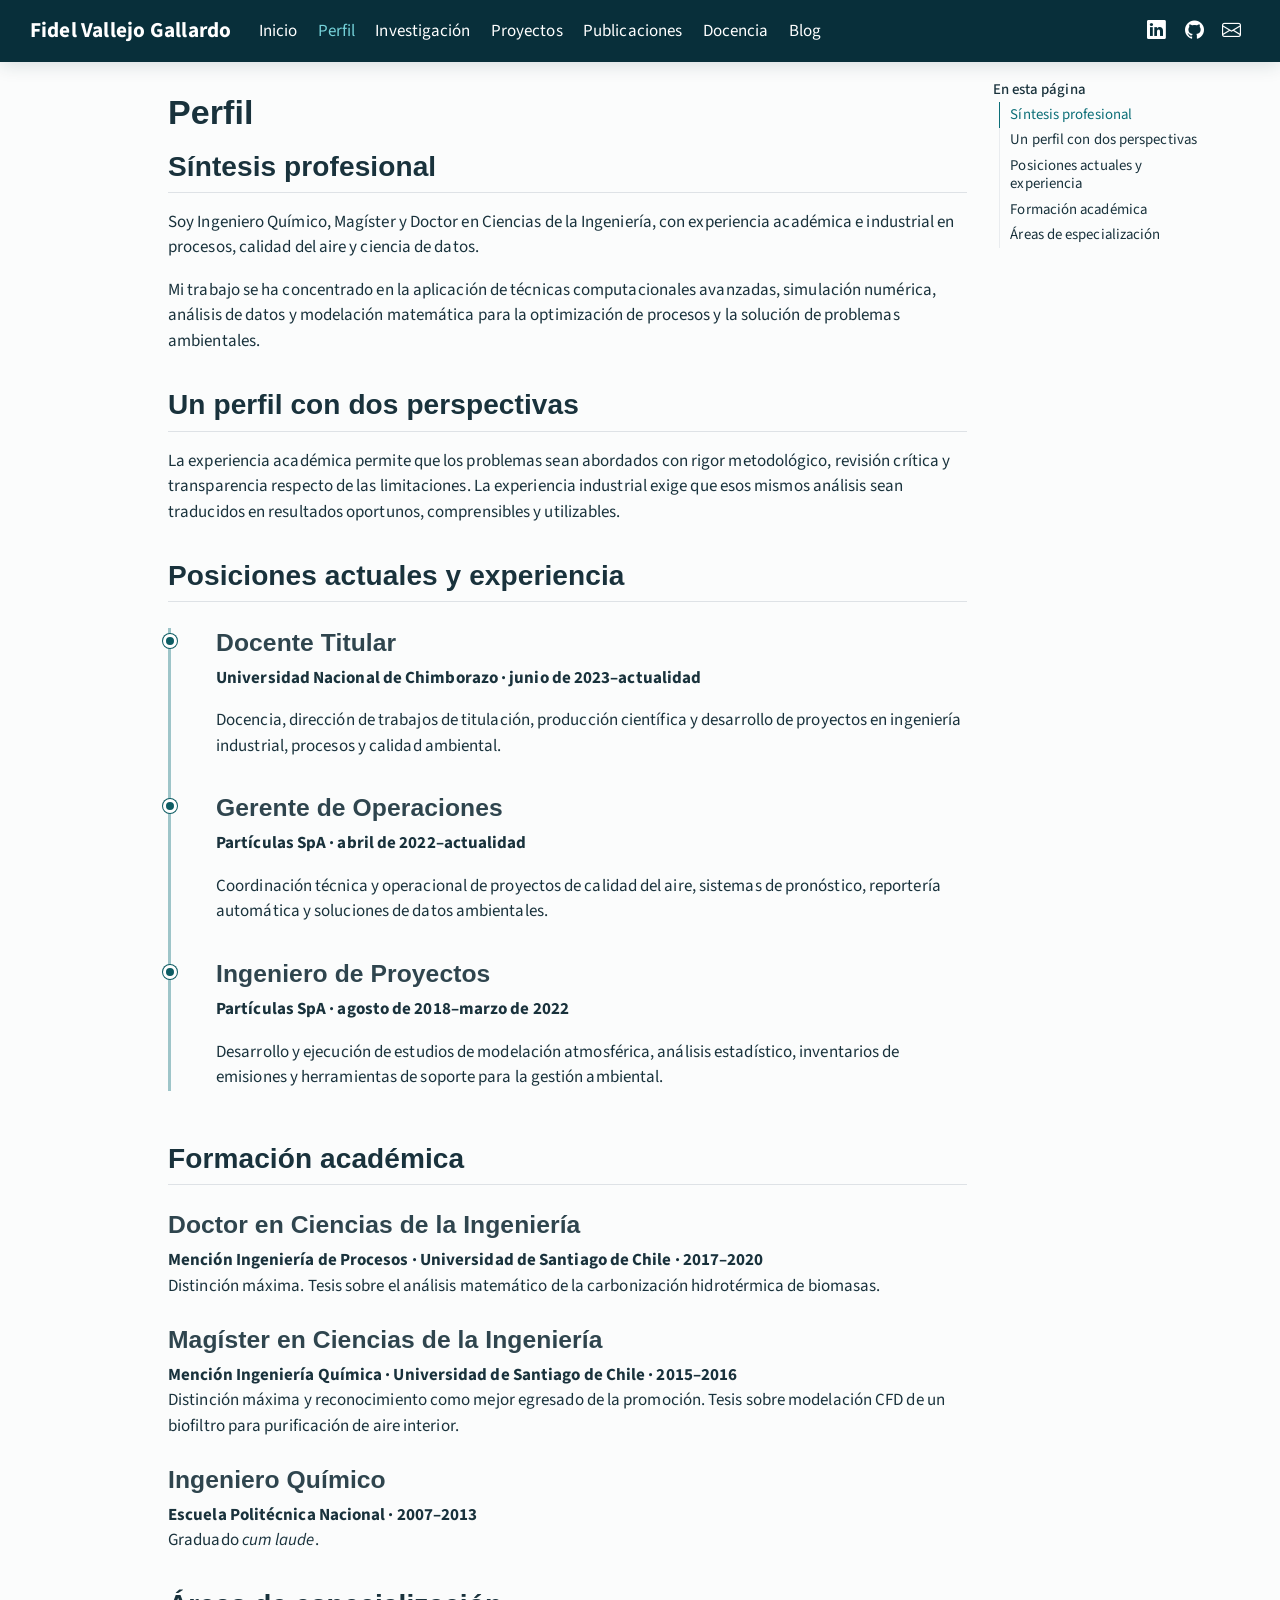
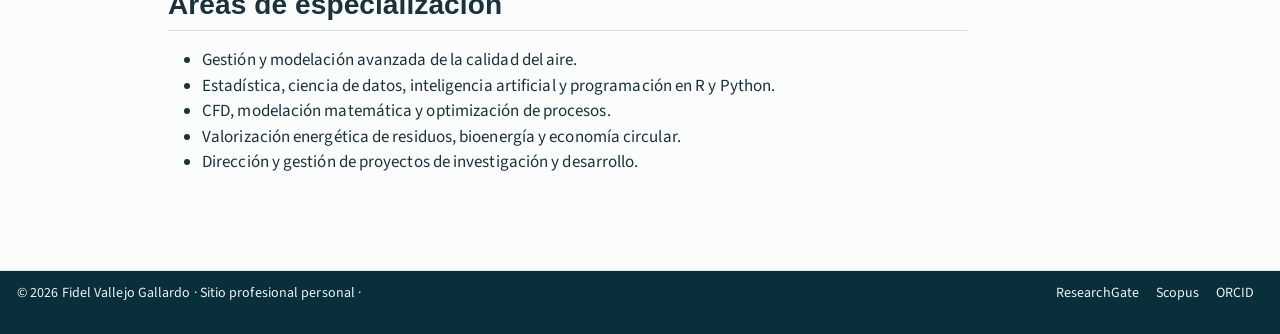
<file: docs/perfil.html>
<!DOCTYPE html>
<html xmlns="http://www.w3.org/1999/xhtml" lang="es" xml:lang="es"><head>

<meta charset="utf-8">
<meta name="generator" content="quarto-1.10.19">

<meta name="viewport" content="width=device-width, initial-scale=1.0, user-scalable=yes">

<meta name="description" content="Formación, experiencia académica y trayectoria profesional de Fidel Vallejo Gallardo.">

<title>Perfil – Fidel Vallejo Gallardo</title>
<style>
/* Default styles provided by pandoc.
** See https://pandoc.org/MANUAL.html#variables-for-html for config info.
*/
span.smallcaps{font-variant: small-caps;}
div.columns{display: flex; gap: 1.5em;}
div.column{flex: auto;}
@media screen {
div.columns{gap: min(4vw, 1.5em);}
div.column{overflow-x: auto;}
}
div.hanging-indent{margin-left: 1.5em; text-indent: -1.5em;}
ul.task-list{list-style: none;}
ul.task-list li input[type="checkbox"] {
  width: 0.8em;
  margin: 0 0.8em 0.2em -1em; /* quarto-specific, see https://github.com/quarto-dev/quarto-cli/issues/4556 */ 
  vertical-align: middle;
}
</style>


<script src="site_libs/quarto-nav/quarto-nav.js"></script>
<script src="site_libs/clipboard/clipboard.min.js"></script>
<script src="site_libs/quarto-html/quarto.js" type="module"></script>
<script src="site_libs/quarto-html/tabsets/tabsets.js" type="module"></script>
<script src="site_libs/quarto-html/popper.min.js"></script>
<script src="site_libs/quarto-html/tippy.umd.min.js"></script>
<script src="site_libs/quarto-html/anchor.min.js"></script>
<link href="site_libs/quarto-html/tippy.css" rel="stylesheet">
<link href="site_libs/quarto-html/quarto-syntax-highlighting-bf27225e3a48a9273f3daa8f8e829971.css" rel="stylesheet" id="quarto-text-highlighting-styles">
<script src="site_libs/bootstrap/bootstrap.min.js"></script>
<link href="site_libs/bootstrap/bootstrap-icons.css" rel="stylesheet">
<link href="site_libs/bootstrap/bootstrap-deb117787f17a3bf41f981143e008327.min.css" rel="stylesheet" append-hash="true" id="quarto-bootstrap" data-mode="light">
<script id="quarto-search-options" type="application/json">{
  "language": {
    "search-no-results-text": "No se han encontrado resultados",
    "search-matching-documents-text": "documentos encontrados",
    "search-copy-link-title": "Copiar el enlace en la búsqueda",
    "search-hide-matches-text": "Ocultar resultados adicionales",
    "search-more-match-text": "resultado adicional en este documento",
    "search-more-matches-text": "resultados adicionales en este documento",
    "search-clear-button-title": "Borrar",
    "search-text-placeholder": "",
    "search-detached-cancel-button-title": "Cancelar",
    "search-submit-button-title": "Enviar",
    "search-label": "Buscar"
  }
}</script>
<style>html{ scroll-behavior: smooth; }</style>


<meta property="og:title" content="Perfil – Fidel Vallejo Gallardo">
<meta property="og:description" content="Ingeniería de procesos, calidad del aire, ciencia de datos y sostenibilidad aplicada.">
<meta property="og:image" content="https://fvallejog.github.io/assets/fidel-vallejo.jpg">
<meta property="og:site_name" content="Fidel Vallejo Gallardo">
<meta property="og:locale" content="es_ES">
</head>

<body class="nav-fixed quarto-light">

<div id="quarto-search-results"></div>
  <header id="quarto-header" class="headroom fixed-top">
    <nav class="navbar navbar-expand-lg " data-bs-theme="dark">
      <div class="navbar-container container-fluid">
      <div class="navbar-brand-container mx-auto">
    <a class="navbar-brand" href="./index.html">
    <span class="navbar-title">Fidel Vallejo Gallardo</span>
    </a>
  </div>
          <button class="navbar-toggler" type="button" data-bs-toggle="collapse" data-bs-target="#navbarCollapse" aria-controls="navbarCollapse" role="menu" aria-expanded="false" aria-label="Navegación de palanca" onclick="if (window.quartoToggleHeadroom) { window.quartoToggleHeadroom(); }">
  <span class="navbar-toggler-icon"></span>
</button>
          <div class="collapse navbar-collapse" id="navbarCollapse">
            <ul class="navbar-nav navbar-nav-scroll me-auto">
  <li class="nav-item">
    <a class="nav-link" href="./index.html"> 
<span class="menu-text">Inicio</span></a>
  </li>  
  <li class="nav-item">
    <a class="nav-link active" href="./perfil.html" aria-current="page"> 
<span class="menu-text">Perfil</span></a>
  </li>  
  <li class="nav-item">
    <a class="nav-link" href="./investigacion.html"> 
<span class="menu-text">Investigación</span></a>
  </li>  
  <li class="nav-item">
    <a class="nav-link" href="./proyectos.html"> 
<span class="menu-text">Proyectos</span></a>
  </li>  
  <li class="nav-item">
    <a class="nav-link" href="./publicaciones.html"> 
<span class="menu-text">Publicaciones</span></a>
  </li>  
  <li class="nav-item">
    <a class="nav-link" href="./docencia.html"> 
<span class="menu-text">Docencia</span></a>
  </li>  
  <li class="nav-item">
    <a class="nav-link" href="./blog.html"> 
<span class="menu-text">Blog</span></a>
  </li>  
</ul>
            <ul class="navbar-nav navbar-nav-scroll ms-auto">
  <li class="nav-item compact">
    <a class="nav-link" href="https://www.linkedin.com/in/fvallejo-gallardo/"> <i class="bi bi-linkedin" role="img" aria-label="LinkedIn">
</i> 
<span class="menu-text"></span></a>
  </li>  
  <li class="nav-item compact">
    <a class="nav-link" href="https://github.com/fvallejog"> <i class="bi bi-github" role="img" aria-label="GitHub">
</i> 
<span class="menu-text"></span></a>
  </li>  
  <li class="nav-item compact">
    <a class="nav-link" href="mailto:fvallejog@yahoo.com"> <i class="bi bi-envelope" role="img" aria-label="Correo electrónico">
</i> 
<span class="menu-text"></span></a>
  </li>  
</ul>
          </div> <!-- /navcollapse -->
            <div class="quarto-navbar-tools">
</div>
      </div> <!-- /container-fluid -->
    </nav>
</header>
<!-- content -->
<div id="quarto-content" class="quarto-container page-columns page-rows-contents page-layout-article page-navbar">
<!-- sidebar -->
<!-- margin-sidebar -->
    <div id="quarto-margin-sidebar" class="sidebar margin-sidebar">
        <nav id="TOC" role="doc-toc" class="toc-active">
    <h2 id="toc-title">En esta página</h2>
   
  <ul>
  <li><a href="#síntesis-profesional" id="toc-síntesis-profesional" class="nav-link active" data-scroll-target="#síntesis-profesional">Síntesis profesional</a></li>
  <li><a href="#un-perfil-con-dos-perspectivas" id="toc-un-perfil-con-dos-perspectivas" class="nav-link" data-scroll-target="#un-perfil-con-dos-perspectivas">Un perfil con dos perspectivas</a></li>
  <li><a href="#posiciones-actuales-y-experiencia" id="toc-posiciones-actuales-y-experiencia" class="nav-link" data-scroll-target="#posiciones-actuales-y-experiencia">Posiciones actuales y experiencia</a></li>
  <li><a href="#formación-académica" id="toc-formación-académica" class="nav-link" data-scroll-target="#formación-académica">Formación académica</a>
  <ul class="collapse">
  <li><a href="#doctor-en-ciencias-de-la-ingeniería" id="toc-doctor-en-ciencias-de-la-ingeniería" class="nav-link" data-scroll-target="#doctor-en-ciencias-de-la-ingeniería">Doctor en Ciencias de la Ingeniería</a></li>
  <li><a href="#magíster-en-ciencias-de-la-ingeniería" id="toc-magíster-en-ciencias-de-la-ingeniería" class="nav-link" data-scroll-target="#magíster-en-ciencias-de-la-ingeniería">Magíster en Ciencias de la Ingeniería</a></li>
  <li><a href="#ingeniero-químico" id="toc-ingeniero-químico" class="nav-link" data-scroll-target="#ingeniero-químico">Ingeniero Químico</a></li>
  </ul></li>
  <li><a href="#áreas-de-especialización" id="toc-áreas-de-especialización" class="nav-link" data-scroll-target="#áreas-de-especialización">Áreas de especialización</a></li>
  </ul>
</nav>
    </div>
<!-- main -->
<main class="content" id="quarto-document-content">

<header id="title-block-header" class="quarto-title-block default">
<div class="quarto-title">
<h1 class="title">Perfil</h1>
</div>



<div class="quarto-title-meta">

    
  
    
  </div>
  


</header>


<section id="síntesis-profesional" class="level2">
<h2 class="anchored" data-anchor-id="síntesis-profesional">Síntesis profesional</h2>
<p>Soy Ingeniero Químico, Magíster y Doctor en Ciencias de la Ingeniería, con experiencia académica e industrial en procesos, calidad del aire y ciencia de datos.</p>
<p>Mi trabajo se ha concentrado en la aplicación de técnicas computacionales avanzadas, simulación numérica, análisis de datos y modelación matemática para la optimización de procesos y la solución de problemas ambientales.</p>
</section>
<section id="un-perfil-con-dos-perspectivas" class="level2">
<h2 class="anchored" data-anchor-id="un-perfil-con-dos-perspectivas">Un perfil con dos perspectivas</h2>
<p>La experiencia académica permite que los problemas sean abordados con rigor metodológico, revisión crítica y transparencia respecto de las limitaciones. La experiencia industrial exige que esos mismos análisis sean traducidos en resultados oportunos, comprensibles y utilizables.</p>
</section>
<section id="posiciones-actuales-y-experiencia" class="level2">
<h2 class="anchored" data-anchor-id="posiciones-actuales-y-experiencia">Posiciones actuales y experiencia</h2>
<div class="timeline">
<section id="docente-titular" class="level3 timeline-item">
<h3 class="anchored" data-anchor-id="docente-titular">Docente Titular</h3>
<p><strong>Universidad Nacional de Chimborazo · junio de 2023–actualidad</strong></p>
<p>Docencia, dirección de trabajos de titulación, producción científica y desarrollo de proyectos en ingeniería industrial, procesos y calidad ambiental.</p>
</section>
<section id="gerente-de-operaciones" class="level3 timeline-item">
<h3 class="anchored" data-anchor-id="gerente-de-operaciones">Gerente de Operaciones</h3>
<p><strong>Partículas SpA · abril de 2022–actualidad</strong></p>
<p>Coordinación técnica y operacional de proyectos de calidad del aire, sistemas de pronóstico, reportería automática y soluciones de datos ambientales.</p>
</section>
<section id="ingeniero-de-proyectos" class="level3 timeline-item">
<h3 class="anchored" data-anchor-id="ingeniero-de-proyectos">Ingeniero de Proyectos</h3>
<p><strong>Partículas SpA · agosto de 2018–marzo de 2022</strong></p>
<p>Desarrollo y ejecución de estudios de modelación atmosférica, análisis estadístico, inventarios de emisiones y herramientas de soporte para la gestión ambiental.</p>
</section>
</div>
</section>
<section id="formación-académica" class="level2">
<h2 class="anchored" data-anchor-id="formación-académica">Formación académica</h2>
<section id="doctor-en-ciencias-de-la-ingeniería" class="level3">
<h3 class="anchored" data-anchor-id="doctor-en-ciencias-de-la-ingeniería">Doctor en Ciencias de la Ingeniería</h3>
<p><strong>Mención Ingeniería de Procesos · Universidad de Santiago de Chile · 2017–2020</strong><br>
Distinción máxima. Tesis sobre el análisis matemático de la carbonización hidrotérmica de biomasas.</p>
</section>
<section id="magíster-en-ciencias-de-la-ingeniería" class="level3">
<h3 class="anchored" data-anchor-id="magíster-en-ciencias-de-la-ingeniería">Magíster en Ciencias de la Ingeniería</h3>
<p><strong>Mención Ingeniería Química · Universidad de Santiago de Chile · 2015–2016</strong><br>
Distinción máxima y reconocimiento como mejor egresado de la promoción. Tesis sobre modelación CFD de un biofiltro para purificación de aire interior.</p>
</section>
<section id="ingeniero-químico" class="level3">
<h3 class="anchored" data-anchor-id="ingeniero-químico">Ingeniero Químico</h3>
<p><strong>Escuela Politécnica Nacional · 2007–2013</strong><br>
Graduado <em>cum laude</em>.</p>
</section>
</section>
<section id="áreas-de-especialización" class="level2">
<h2 class="anchored" data-anchor-id="áreas-de-especialización">Áreas de especialización</h2>
<ul>
<li>Gestión y modelación avanzada de la calidad del aire.</li>
<li>Estadística, ciencia de datos, inteligencia artificial y programación en R y Python.</li>
<li>CFD, modelación matemática y optimización de procesos.</li>
<li>Valorización energética de residuos, bioenergía y economía circular.</li>
<li>Dirección y gestión de proyectos de investigación y desarrollo.</li>
</ul>


</section>

<a onclick="window.scrollTo(0, 0); return false;" role="button" id="quarto-back-to-top"><i class="bi bi-arrow-up"></i> Volver arriba</a></main> <!-- /main -->
<script>
(() => {
  const target = document.querySelector('.typing-text');
  if (!target) return;

  let phrases;
  try {
    phrases = JSON.parse(target.dataset.phrases || '[]');
  } catch {
    return;
  }

  if (!phrases.length || window.matchMedia('(prefers-reduced-motion: reduce)').matches) {
    target.textContent = phrases[0] || target.textContent;
    return;
  }

  let phraseIndex = 0;
  let characterIndex = 0;
  let deleting = false;

  const type = () => {
    const phrase = phrases[phraseIndex];
    characterIndex += deleting ? -1 : 1;
    target.textContent = phrase.slice(0, characterIndex);

    let delay = deleting ? 32 : 58;
    if (!deleting && characterIndex === phrase.length) {
      deleting = true;
      delay = 1700;
    } else if (deleting && characterIndex === 0) {
      deleting = false;
      phraseIndex = (phraseIndex + 1) % phrases.length;
      delay = 350;
    }

    window.setTimeout(type, delay);
  };

  target.textContent = '';
  window.setTimeout(type, 450);
})();
</script>
<!-- GoatCounter: analítica y contador total -->
<script data-goatcounter="https://fvallejog.goatcounter.com/count" async="" src="//gc.zgo.at/count.js"></script>
<script>
(() => {
  const iniciarContador = () => {
    let total = document.querySelector('#goatcounter-total');

    if (!total) {
      const pie = document.querySelector('.nav-footer-left, .nav-footer-center, footer');
      if (!pie) return;

      const etiqueta = document.createElement('span');
      etiqueta.className = 'visitor-counter';
      etiqueta.innerHTML = ' · Visitas registradas: <span id="goatcounter-total">…</span>';
      pie.appendChild(etiqueta);
      total = etiqueta.querySelector('#goatcounter-total');
    }

    fetch('https://fvallejog.goatcounter.com/counter/TOTAL.json')
      .then((response) => {
        if (!response.ok) throw new Error('No se pudo consultar el contador');
        return response.json();
      })
      .then((data) => {
        total.textContent = data.count;
      })
      .catch(() => {
        const etiqueta = total.closest('.visitor-counter');
        if (etiqueta) etiqueta.hidden = true;
      });
  };

  if (document.readyState === 'loading') {
    document.addEventListener('DOMContentLoaded', iniciarContador);
  } else {
    iniciarContador();
  }
})();
</script>
<script id="quarto-html-after-body" type="application/javascript">
  window.document.addEventListener("DOMContentLoaded", function (event) {
    const icon = "";
    const anchorJS = new window.AnchorJS();
    anchorJS.options = {
      placement: 'right',
      icon: icon
    };
    anchorJS.add('.anchored');
    const isCodeAnnotation = (el) => {
      for (const clz of el.classList) {
        if (clz.startsWith('code-annotation-')) {                     
          return true;
        }
      }
      return false;
    }
    const onCopySuccess = function(e) {
      // button target
      const button = e.trigger;
      // don't keep focus
      button.blur();
      // flash "checked"
      button.classList.add('code-copy-button-checked');
      var currentTitle = button.getAttribute("title");
      button.setAttribute("title", "Copiado");
      let tooltip;
      if (window.bootstrap) {
        button.setAttribute("data-bs-toggle", "tooltip");
        button.setAttribute("data-bs-placement", "left");
        button.setAttribute("data-bs-title", "Copiado");
        tooltip = new bootstrap.Tooltip(button, 
          { trigger: "manual", 
            customClass: "code-copy-button-tooltip",
            offset: [0, -8]});
        tooltip.show();    
      }
      setTimeout(function() {
        if (tooltip) {
          tooltip.hide();
          button.removeAttribute("data-bs-title");
          button.removeAttribute("data-bs-toggle");
          button.removeAttribute("data-bs-placement");
        }
        button.setAttribute("title", currentTitle);
        button.classList.remove('code-copy-button-checked');
      }, 1000);
      // clear code selection
      e.clearSelection();
    }
    const getTextToCopy = function(trigger) {
      const outerScaffold = trigger.parentElement.cloneNode(true);
      const codeEl = outerScaffold.querySelector('code');
      for (const childEl of codeEl.children) {
        if (isCodeAnnotation(childEl)) {
          childEl.remove();
        }
      }
      return codeEl.innerText;
    }
    const clipboard = new window.ClipboardJS('.code-copy-button:not([data-in-quarto-modal])', {
      text: getTextToCopy
    });
    clipboard.on('success', onCopySuccess);
    if (window.document.getElementById('quarto-embedded-source-code-modal')) {
      const clipboardModal = new window.ClipboardJS('.code-copy-button[data-in-quarto-modal]', {
        text: getTextToCopy,
        container: window.document.getElementById('quarto-embedded-source-code-modal')
      });
      clipboardModal.on('success', onCopySuccess);
    }
      var localhostRegex = new RegExp(/^(?:http|https):\/\/localhost\:?[0-9]*\//);
      var mailtoRegex = new RegExp(/^mailto:/);
        var filterRegex = new RegExp("https:\/\/fvallejog\.github\.io");
      var isInternal = (href) => {
          return filterRegex.test(href) || localhostRegex.test(href) || mailtoRegex.test(href);
      }
      // Inspect non-navigation links and adorn them if external
     var links = window.document.querySelectorAll('a[href]:not(.nav-link):not(.navbar-brand):not(.toc-action):not(.sidebar-link):not(.sidebar-item-toggle):not(.pagination-link):not(.no-external):not([aria-hidden]):not(.dropdown-item):not(.quarto-navigation-tool):not(.about-link)');
      for (var i=0; i<links.length; i++) {
        const link = links[i];
        if (!isInternal(link.href)) {
          // undo the damage that might have been done by quarto-nav.js in the case of
          // links that we want to consider external
          if (link.dataset.originalHref !== undefined) {
            link.href = link.dataset.originalHref;
          }
            // target, if specified
            link.setAttribute("target", "_blank");
            if (link.getAttribute("rel") === null) {
              link.setAttribute("rel", "noopener");
            }
        }
      }
    function tippyHover(el, contentFn, onTriggerFn, onUntriggerFn) {
      const config = {
        allowHTML: true,
        maxWidth: 500,
        delay: 100,
        arrow: false,
        appendTo: function(el) {
            return el.parentElement;
        },
        interactive: true,
        interactiveBorder: 10,
        theme: 'quarto',
        placement: 'bottom-start',
      };
      if (contentFn) {
        config.content = contentFn;
      }
      if (onTriggerFn) {
        config.onTrigger = onTriggerFn;
      }
      if (onUntriggerFn) {
        config.onUntrigger = onUntriggerFn;
      }
      window.tippy(el, config); 
    }
    const noterefs = window.document.querySelectorAll('a[role="doc-noteref"]');
    for (var i=0; i<noterefs.length; i++) {
      const ref = noterefs[i];
      tippyHover(ref, function() {
        // use id or data attribute instead here
        let href = ref.getAttribute('data-footnote-href') || ref.getAttribute('href');
        try { href = new URL(href).hash; } catch {}
        const id = href.replace(/^#\/?/, "");
        const note = window.document.getElementById(id);
        if (note) {
          return note.innerHTML;
        } else {
          return "";
        }
      });
    }
    const xrefs = window.document.querySelectorAll('a.quarto-xref');
    const processXRef = (id, note) => {
      // Strip column container classes
      const stripColumnClz = (el) => {
        el.classList.remove("page-full", "page-columns");
        if (el.children) {
          for (const child of el.children) {
            stripColumnClz(child);
          }
        }
      }
      stripColumnClz(note)
      if (id === null || id.startsWith('sec-')) {
        // Special case sections, only their first couple elements
        const container = document.createElement("div");
        if (note.children && note.children.length > 2) {
          container.appendChild(note.children[0].cloneNode(true));
          for (let i = 1; i < note.children.length; i++) {
            const child = note.children[i];
            if (child.tagName === "P" && child.innerText === "") {
              continue;
            } else {
              container.appendChild(child.cloneNode(true));
              break;
            }
          }
          if (window.Quarto?.typesetMath) {
            window.Quarto.typesetMath(container);
          }
          return container.innerHTML
        } else {
          if (window.Quarto?.typesetMath) {
            window.Quarto.typesetMath(note);
          }
          return note.innerHTML;
        }
      } else {
        // Remove any anchor links if they are present
        const anchorLink = note.querySelector('a.anchorjs-link');
        if (anchorLink) {
          anchorLink.remove();
        }
        if (window.Quarto?.typesetMath) {
          window.Quarto.typesetMath(note);
        }
        if (note.classList.contains("callout")) {
          return note.outerHTML;
        } else {
          return note.innerHTML;
        }
      }
    }
    for (var i=0; i<xrefs.length; i++) {
      const xref = xrefs[i];
      tippyHover(xref, undefined, function(instance) {
        instance.disable();
        let url = xref.getAttribute('href');
        let hash = undefined; 
        if (url.startsWith('#')) {
          hash = url;
        } else {
          try { hash = new URL(url).hash; } catch {}
        }
        if (hash) {
          const id = hash.replace(/^#\/?/, "");
          const note = window.document.getElementById(id);
          if (note !== null) {
            try {
              const html = processXRef(id, note.cloneNode(true));
              instance.setContent(html);
            } finally {
              instance.enable();
              instance.show();
            }
          } else {
            // See if we can fetch this
            fetch(url.split('#')[0])
            .then(res => res.text())
            .then(html => {
              const parser = new DOMParser();
              const htmlDoc = parser.parseFromString(html, "text/html");
              const note = htmlDoc.getElementById(id);
              if (note !== null) {
                const html = processXRef(id, note);
                instance.setContent(html);
              } 
            }).finally(() => {
              instance.enable();
              instance.show();
            });
          }
        } else {
          // See if we can fetch a full url (with no hash to target)
          // This is a special case and we should probably do some content thinning / targeting
          fetch(url)
          .then(res => res.text())
          .then(html => {
            const parser = new DOMParser();
            const htmlDoc = parser.parseFromString(html, "text/html");
            const note = htmlDoc.querySelector('main.content');
            if (note !== null) {
              // This should only happen for chapter cross references
              // (since there is no id in the URL)
              // remove the first header
              if (note.children.length > 0 && note.children[0].tagName === "HEADER") {
                note.children[0].remove();
              }
              const html = processXRef(null, note);
              instance.setContent(html);
            } 
          }).finally(() => {
            instance.enable();
            instance.show();
          });
        }
      }, function(instance) {
      });
    }
        let selectedAnnoteEl;
        const selectorForAnnotation = ( cell, annotation) => {
          let cellAttr = 'data-code-cell="' + cell + '"';
          let lineAttr = 'data-code-annotation="' +  annotation + '"';
          const selector = 'span[' + cellAttr + '][' + lineAttr + ']';
          return selector;
        }
        const selectCodeLines = (annoteEl) => {
          const doc = window.document;
          const targetCell = annoteEl.getAttribute("data-target-cell");
          const targetAnnotation = annoteEl.getAttribute("data-target-annotation");
          const annoteSpan = window.document.querySelector(selectorForAnnotation(targetCell, targetAnnotation));
          const lines = annoteSpan.getAttribute("data-code-lines").split(",");
          const lineIds = lines.map((line) => {
            return targetCell + "-" + line;
          })
          let top = null;
          let height = null;
          let parent = null;
          if (lineIds.length > 0) {
              //compute the position of the single el (top and bottom and make a div)
              const el = window.document.getElementById(lineIds[0]);
              top = el.offsetTop;
              height = el.offsetHeight;
              parent = el.parentElement.parentElement;
            if (lineIds.length > 1) {
              const lastEl = window.document.getElementById(lineIds[lineIds.length - 1]);
              const bottom = lastEl.offsetTop + lastEl.offsetHeight;
              height = bottom - top;
            }
            if (top !== null && height !== null && parent !== null) {
              // cook up a div (if necessary) and position it 
              let div = window.document.getElementById("code-annotation-line-highlight");
              if (div === null) {
                div = window.document.createElement("div");
                div.setAttribute("id", "code-annotation-line-highlight");
                div.style.position = 'absolute';
                parent.appendChild(div);
              }
              div.style.top = top - 2 + "px";
              div.style.height = height + 4 + "px";
              div.style.left = 0;
              let gutterDiv = window.document.getElementById("code-annotation-line-highlight-gutter");
              if (gutterDiv === null) {
                gutterDiv = window.document.createElement("div");
                gutterDiv.setAttribute("id", "code-annotation-line-highlight-gutter");
                gutterDiv.style.position = 'absolute';
                const codeCell = window.document.getElementById(targetCell);
                const gutter = codeCell.querySelector('.code-annotation-gutter');
                gutter.appendChild(gutterDiv);
              }
              gutterDiv.style.top = top - 2 + "px";
              gutterDiv.style.height = height + 4 + "px";
            }
            selectedAnnoteEl = annoteEl;
          }
        };
        const unselectCodeLines = () => {
          const elementsIds = ["code-annotation-line-highlight", "code-annotation-line-highlight-gutter"];
          elementsIds.forEach((elId) => {
            const div = window.document.getElementById(elId);
            if (div) {
              div.remove();
            }
          });
          selectedAnnoteEl = undefined;
        };
          // Handle positioning of the toggle
      window.addEventListener(
        "resize",
        throttle(() => {
          elRect = undefined;
          if (selectedAnnoteEl) {
            selectCodeLines(selectedAnnoteEl);
          }
        }, 10)
      );
      function throttle(fn, ms) {
      let throttle = false;
      let timer;
        return (...args) => {
          if(!throttle) { // first call gets through
              fn.apply(this, args);
              throttle = true;
          } else { // all the others get throttled
              if(timer) clearTimeout(timer); // cancel #2
              timer = setTimeout(() => {
                fn.apply(this, args);
                timer = throttle = false;
              }, ms);
          }
        };
      }
        // Attach click handler to the DT
        const annoteDls = window.document.querySelectorAll('dt[data-target-cell]');
        for (const annoteDlNode of annoteDls) {
          annoteDlNode.addEventListener('click', (event) => {
            const clickedEl = event.target;
            if (clickedEl !== selectedAnnoteEl) {
              unselectCodeLines();
              const activeEl = window.document.querySelector('dt[data-target-cell].code-annotation-active');
              if (activeEl) {
                activeEl.classList.remove('code-annotation-active');
              }
              selectCodeLines(clickedEl);
              clickedEl.classList.add('code-annotation-active');
            } else {
              // Unselect the line
              unselectCodeLines();
              clickedEl.classList.remove('code-annotation-active');
            }
          });
        }
    const findCites = (el) => {
      const parentEl = el.parentElement;
      if (parentEl) {
        const cites = parentEl.dataset.cites;
        if (cites) {
          return {
            el,
            cites: cites.split(' ')
          };
        } else {
          return findCites(el.parentElement)
        }
      } else {
        return undefined;
      }
    };
    var bibliorefs = window.document.querySelectorAll('a[role="doc-biblioref"]');
    for (var i=0; i<bibliorefs.length; i++) {
      const ref = bibliorefs[i];
      const citeInfo = findCites(ref);
      if (citeInfo) {
        tippyHover(citeInfo.el, function() {
          var popup = window.document.createElement('div');
          citeInfo.cites.forEach(function(cite) {
            var citeDiv = window.document.createElement('div');
            citeDiv.classList.add('hanging-indent');
            citeDiv.classList.add('csl-entry');
            var biblioDiv = window.document.getElementById('ref-' + cite);
            if (biblioDiv) {
              citeDiv.innerHTML = biblioDiv.innerHTML;
            }
            popup.appendChild(citeDiv);
          });
          return popup.innerHTML;
        });
      }
    }
  });
  </script>
</div> <!-- /content -->
<footer class="footer">
  <div class="nav-footer">
    <div class="nav-footer-left">
<p>© 2026 Fidel Vallejo Gallardo · Sitio profesional personal · <span class="visitor-counter">Visitas registradas: <span id="goatcounter-total">…</span></span></p>
</div>   
    <div class="nav-footer-center">
      &nbsp;
    </div>
    <div class="nav-footer-right">
      <ul class="footer-items list-unstyled">
    <li class="nav-item">
    <a class="nav-link" href="https://www.researchgate.net/profile/Fidel-Vallejo?ev=hdr_xprf">
<p>ResearchGate</p>
</a>
  </li>  
    <li class="nav-item">
    <a class="nav-link" href="https://www.scopus.com/authid/detail.uri?authorId=57211057346">
<p>Scopus</p>
</a>
  </li>  
    <li class="nav-item">
    <a class="nav-link" href="https://orcid.org/0000-0001-5835-298X">
<p>ORCID</p>
</a>
  </li>  
</ul>
    </div>
  </div>
</footer>




<script src="site_libs/quarto-html/zenscroll-min.js"></script>
</body></html>
</file>
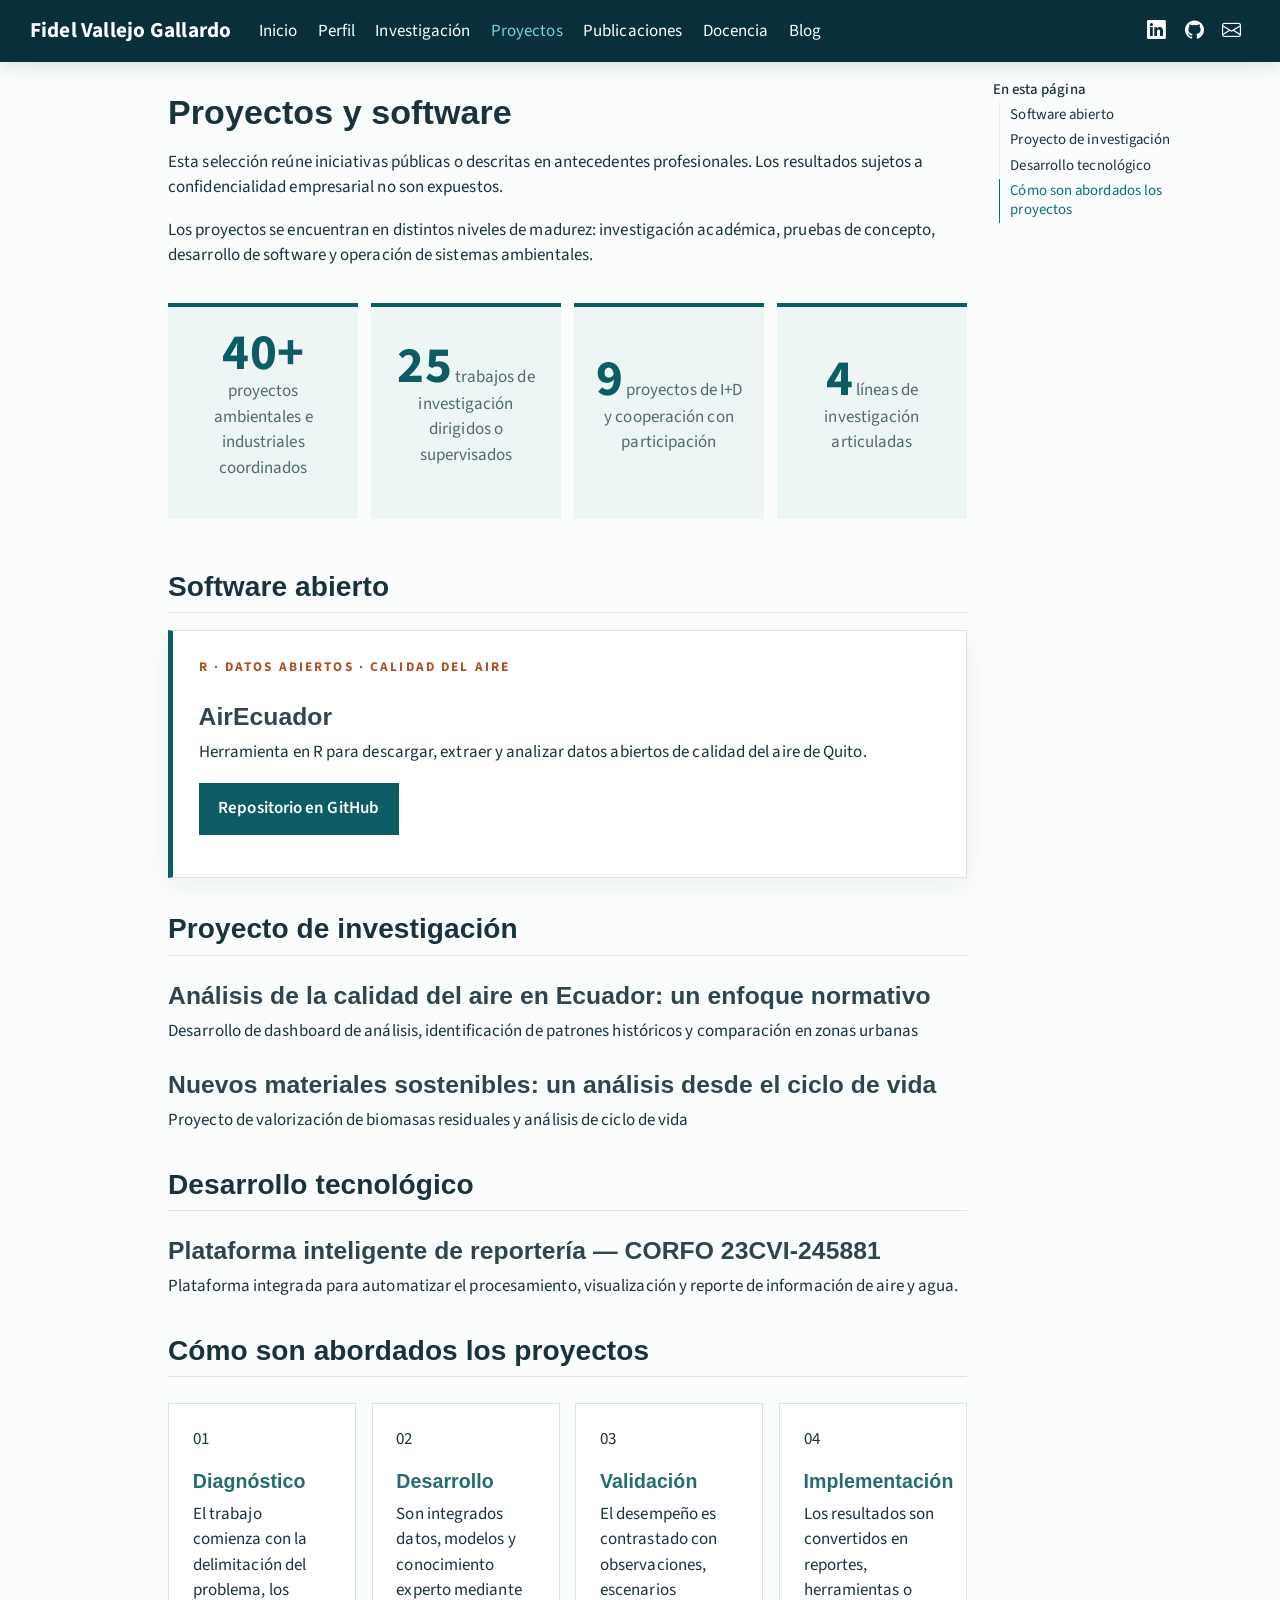
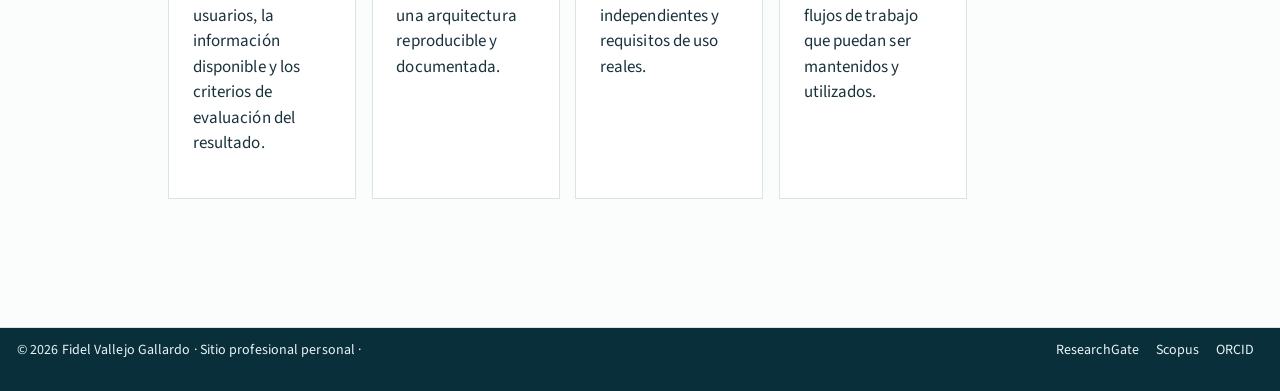
<file: docs/proyectos.html>
<!DOCTYPE html>
<html xmlns="http://www.w3.org/1999/xhtml" lang="es" xml:lang="es"><head>

<meta charset="utf-8">
<meta name="generator" content="quarto-1.10.19">

<meta name="viewport" content="width=device-width, initial-scale=1.0, user-scalable=yes">

<meta name="description" content="Selección de proyectos científicos, tecnológicos y de software.">

<title>Proyectos y software – Fidel Vallejo Gallardo</title>
<style>
/* Default styles provided by pandoc.
** See https://pandoc.org/MANUAL.html#variables-for-html for config info.
*/
span.smallcaps{font-variant: small-caps;}
div.columns{display: flex; gap: 1.5em;}
div.column{flex: auto;}
@media screen {
div.columns{gap: min(4vw, 1.5em);}
div.column{overflow-x: auto;}
}
div.hanging-indent{margin-left: 1.5em; text-indent: -1.5em;}
ul.task-list{list-style: none;}
ul.task-list li input[type="checkbox"] {
  width: 0.8em;
  margin: 0 0.8em 0.2em -1em; /* quarto-specific, see https://github.com/quarto-dev/quarto-cli/issues/4556 */ 
  vertical-align: middle;
}
</style>


<script src="site_libs/quarto-nav/quarto-nav.js"></script>
<script src="site_libs/clipboard/clipboard.min.js"></script>
<script src="site_libs/quarto-html/quarto.js" type="module"></script>
<script src="site_libs/quarto-html/tabsets/tabsets.js" type="module"></script>
<script src="site_libs/quarto-html/popper.min.js"></script>
<script src="site_libs/quarto-html/tippy.umd.min.js"></script>
<script src="site_libs/quarto-html/anchor.min.js"></script>
<link href="site_libs/quarto-html/tippy.css" rel="stylesheet">
<link href="site_libs/quarto-html/quarto-syntax-highlighting-bf27225e3a48a9273f3daa8f8e829971.css" rel="stylesheet" id="quarto-text-highlighting-styles">
<script src="site_libs/bootstrap/bootstrap.min.js"></script>
<link href="site_libs/bootstrap/bootstrap-icons.css" rel="stylesheet">
<link href="site_libs/bootstrap/bootstrap-deb117787f17a3bf41f981143e008327.min.css" rel="stylesheet" append-hash="true" id="quarto-bootstrap" data-mode="light">
<script id="quarto-search-options" type="application/json">{
  "language": {
    "search-no-results-text": "No se han encontrado resultados",
    "search-matching-documents-text": "documentos encontrados",
    "search-copy-link-title": "Copiar el enlace en la búsqueda",
    "search-hide-matches-text": "Ocultar resultados adicionales",
    "search-more-match-text": "resultado adicional en este documento",
    "search-more-matches-text": "resultados adicionales en este documento",
    "search-clear-button-title": "Borrar",
    "search-text-placeholder": "",
    "search-detached-cancel-button-title": "Cancelar",
    "search-submit-button-title": "Enviar",
    "search-label": "Buscar"
  }
}</script>
<style>html{ scroll-behavior: smooth; }</style>


<meta property="og:title" content="Proyectos y software – Fidel Vallejo Gallardo">
<meta property="og:description" content="Ingeniería de procesos, calidad del aire, ciencia de datos y sostenibilidad aplicada.">
<meta property="og:image" content="https://fvallejog.github.io/assets/fidel-vallejo.jpg">
<meta property="og:site_name" content="Fidel Vallejo Gallardo">
<meta property="og:locale" content="es_ES">
</head>

<body class="nav-fixed quarto-light">

<div id="quarto-search-results"></div>
  <header id="quarto-header" class="headroom fixed-top">
    <nav class="navbar navbar-expand-lg " data-bs-theme="dark">
      <div class="navbar-container container-fluid">
      <div class="navbar-brand-container mx-auto">
    <a class="navbar-brand" href="./index.html">
    <span class="navbar-title">Fidel Vallejo Gallardo</span>
    </a>
  </div>
          <button class="navbar-toggler" type="button" data-bs-toggle="collapse" data-bs-target="#navbarCollapse" aria-controls="navbarCollapse" role="menu" aria-expanded="false" aria-label="Navegación de palanca" onclick="if (window.quartoToggleHeadroom) { window.quartoToggleHeadroom(); }">
  <span class="navbar-toggler-icon"></span>
</button>
          <div class="collapse navbar-collapse" id="navbarCollapse">
            <ul class="navbar-nav navbar-nav-scroll me-auto">
  <li class="nav-item">
    <a class="nav-link" href="./index.html"> 
<span class="menu-text">Inicio</span></a>
  </li>  
  <li class="nav-item">
    <a class="nav-link" href="./perfil.html"> 
<span class="menu-text">Perfil</span></a>
  </li>  
  <li class="nav-item">
    <a class="nav-link" href="./investigacion.html"> 
<span class="menu-text">Investigación</span></a>
  </li>  
  <li class="nav-item">
    <a class="nav-link active" href="./proyectos.html" aria-current="page"> 
<span class="menu-text">Proyectos</span></a>
  </li>  
  <li class="nav-item">
    <a class="nav-link" href="./publicaciones.html"> 
<span class="menu-text">Publicaciones</span></a>
  </li>  
  <li class="nav-item">
    <a class="nav-link" href="./docencia.html"> 
<span class="menu-text">Docencia</span></a>
  </li>  
  <li class="nav-item">
    <a class="nav-link" href="./blog.html"> 
<span class="menu-text">Blog</span></a>
  </li>  
</ul>
            <ul class="navbar-nav navbar-nav-scroll ms-auto">
  <li class="nav-item compact">
    <a class="nav-link" href="https://www.linkedin.com/in/fvallejo-gallardo/"> <i class="bi bi-linkedin" role="img" aria-label="LinkedIn">
</i> 
<span class="menu-text"></span></a>
  </li>  
  <li class="nav-item compact">
    <a class="nav-link" href="https://github.com/fvallejog"> <i class="bi bi-github" role="img" aria-label="GitHub">
</i> 
<span class="menu-text"></span></a>
  </li>  
  <li class="nav-item compact">
    <a class="nav-link" href="mailto:fvallejog@yahoo.com"> <i class="bi bi-envelope" role="img" aria-label="Correo electrónico">
</i> 
<span class="menu-text"></span></a>
  </li>  
</ul>
          </div> <!-- /navcollapse -->
            <div class="quarto-navbar-tools">
</div>
      </div> <!-- /container-fluid -->
    </nav>
</header>
<!-- content -->
<div id="quarto-content" class="quarto-container page-columns page-rows-contents page-layout-article page-navbar">
<!-- sidebar -->
<!-- margin-sidebar -->
    <div id="quarto-margin-sidebar" class="sidebar margin-sidebar">
        <nav id="TOC" role="doc-toc" class="toc-active">
    <h2 id="toc-title">En esta página</h2>
   
  <ul>
  <li><a href="#software-abierto" id="toc-software-abierto" class="nav-link active" data-scroll-target="#software-abierto">Software abierto</a></li>
  <li><a href="#proyecto-de-investigación" id="toc-proyecto-de-investigación" class="nav-link" data-scroll-target="#proyecto-de-investigación">Proyecto de investigación</a>
  <ul class="collapse">
  <li><a href="#análisis-de-la-calidad-del-aire-en-ecuador-un-enfoque-normativo" id="toc-análisis-de-la-calidad-del-aire-en-ecuador-un-enfoque-normativo" class="nav-link" data-scroll-target="#análisis-de-la-calidad-del-aire-en-ecuador-un-enfoque-normativo">Análisis de la calidad del aire en Ecuador: un enfoque normativo</a></li>
  <li><a href="#nuevos-materiales-sostenibles-un-análisis-desde-el-ciclo-de-vida" id="toc-nuevos-materiales-sostenibles-un-análisis-desde-el-ciclo-de-vida" class="nav-link" data-scroll-target="#nuevos-materiales-sostenibles-un-análisis-desde-el-ciclo-de-vida">Nuevos materiales sostenibles: un análisis desde el ciclo de vida</a></li>
  </ul></li>
  <li><a href="#desarrollo-tecnológico" id="toc-desarrollo-tecnológico" class="nav-link" data-scroll-target="#desarrollo-tecnológico">Desarrollo tecnológico</a>
  <ul class="collapse">
  <li><a href="#plataforma-inteligente-de-reportería-corfo-23cvi-245881" id="toc-plataforma-inteligente-de-reportería-corfo-23cvi-245881" class="nav-link" data-scroll-target="#plataforma-inteligente-de-reportería-corfo-23cvi-245881">Plataforma inteligente de reportería — CORFO 23CVI-245881</a></li>
  </ul></li>
  <li><a href="#cómo-son-abordados-los-proyectos" id="toc-cómo-son-abordados-los-proyectos" class="nav-link" data-scroll-target="#cómo-son-abordados-los-proyectos">Cómo son abordados los proyectos</a></li>
  </ul>
</nav>
    </div>
<!-- main -->
<main class="content" id="quarto-document-content">

<header id="title-block-header" class="quarto-title-block default">
<div class="quarto-title">
<h1 class="title">Proyectos y software</h1>
</div>



<div class="quarto-title-meta">

    
  
    
  </div>
  


</header>


<p>Esta selección reúne iniciativas públicas o descritas en antecedentes profesionales. Los resultados sujetos a confidencialidad empresarial no son expuestos.</p>
<p>Los proyectos se encuentran en distintos niveles de madurez: investigación académica, pruebas de concepto, desarrollo de software y operación de sistemas ambientales.</p>
<div class="project-metrics">
<div>
<p><strong>40+</strong> <span>proyectos ambientales e industriales coordinados</span></p>
</div>
<div>
<p><strong>25</strong> <span>trabajos de investigación dirigidos o supervisados</span></p>
</div>
<div>
<p><strong>9</strong> <span>proyectos de I+D y cooperación con participación</span></p>
</div>
<div>
<p><strong>4</strong> <span>líneas de investigación articuladas</span></p>
</div>
</div>
<section id="software-abierto" class="level2">
<h2 class="anchored" data-anchor-id="software-abierto">Software abierto</h2>
<div class="project-card project-featured">
<p class="eyebrow">
R · DATOS ABIERTOS · CALIDAD DEL AIRE
</p>
<section id="airecuador" class="level3">
<h3 class="anchored" data-anchor-id="airecuador">AirEcuador</h3>
<p>Herramienta en R para descargar, extraer y analizar datos abiertos de calidad del aire de Quito.</p>
<p><a href="https://github.com/fvallejog/AirEcuador" class="btn btn-primary">Repositorio en GitHub</a></p>
</section>
</div>
</section>
<section id="proyecto-de-investigación" class="level2">
<h2 class="anchored" data-anchor-id="proyecto-de-investigación">Proyecto de investigación</h2>
<section id="análisis-de-la-calidad-del-aire-en-ecuador-un-enfoque-normativo" class="level3">
<h3 class="anchored" data-anchor-id="análisis-de-la-calidad-del-aire-en-ecuador-un-enfoque-normativo">Análisis de la calidad del aire en Ecuador: un enfoque normativo</h3>
<p>Desarrollo de dashboard de análisis, identificación de patrones históricos y comparación en zonas urbanas</p>
</section>
<section id="nuevos-materiales-sostenibles-un-análisis-desde-el-ciclo-de-vida" class="level3">
<h3 class="anchored" data-anchor-id="nuevos-materiales-sostenibles-un-análisis-desde-el-ciclo-de-vida">Nuevos materiales sostenibles: un análisis desde el ciclo de vida</h3>
<p>Proyecto de valorización de biomasas residuales y análisis de ciclo de vida</p>
</section>
</section>
<section id="desarrollo-tecnológico" class="level2">
<h2 class="anchored" data-anchor-id="desarrollo-tecnológico">Desarrollo tecnológico</h2>
<section id="plataforma-inteligente-de-reportería-corfo-23cvi-245881" class="level3">
<h3 class="anchored" data-anchor-id="plataforma-inteligente-de-reportería-corfo-23cvi-245881">Plataforma inteligente de reportería — CORFO 23CVI-245881</h3>
<p>Plataforma integrada para automatizar el procesamiento, visualización y reporte de información de aire y agua.</p>
</section>
</section>
<section id="cómo-son-abordados-los-proyectos" class="level2">
<h2 class="anchored" data-anchor-id="cómo-son-abordados-los-proyectos">Cómo son abordados los proyectos</h2>
<div class="process-grid">
<div class="process-step">
<p><span>01</span></p>
<section id="diagnóstico" class="level3">
<h3 class="anchored" data-anchor-id="diagnóstico">Diagnóstico</h3>
<p>El trabajo comienza con la delimitación del problema, los usuarios, la información disponible y los criterios de evaluación del resultado.</p>
</section>
</div>
<div class="process-step">
<p><span>02</span></p>
<section id="desarrollo" class="level3">
<h3 class="anchored" data-anchor-id="desarrollo">Desarrollo</h3>
<p>Son integrados datos, modelos y conocimiento experto mediante una arquitectura reproducible y documentada.</p>
</section>
</div>
<div class="process-step">
<p><span>03</span></p>
<section id="validación" class="level3">
<h3 class="anchored" data-anchor-id="validación">Validación</h3>
<p>El desempeño es contrastado con observaciones, escenarios independientes y requisitos de uso reales.</p>
</section>
</div>
<div class="process-step">
<p><span>04</span></p>
<section id="implementación" class="level3">
<h3 class="anchored" data-anchor-id="implementación">Implementación</h3>
<p>Los resultados son convertidos en reportes, herramientas o flujos de trabajo que puedan ser mantenidos y utilizados.</p>
</section>
</div>
</div>


</section>

<a onclick="window.scrollTo(0, 0); return false;" role="button" id="quarto-back-to-top"><i class="bi bi-arrow-up"></i> Volver arriba</a></main> <!-- /main -->
<script>
(() => {
  const target = document.querySelector('.typing-text');
  if (!target) return;

  let phrases;
  try {
    phrases = JSON.parse(target.dataset.phrases || '[]');
  } catch {
    return;
  }

  if (!phrases.length || window.matchMedia('(prefers-reduced-motion: reduce)').matches) {
    target.textContent = phrases[0] || target.textContent;
    return;
  }

  let phraseIndex = 0;
  let characterIndex = 0;
  let deleting = false;

  const type = () => {
    const phrase = phrases[phraseIndex];
    characterIndex += deleting ? -1 : 1;
    target.textContent = phrase.slice(0, characterIndex);

    let delay = deleting ? 32 : 58;
    if (!deleting && characterIndex === phrase.length) {
      deleting = true;
      delay = 1700;
    } else if (deleting && characterIndex === 0) {
      deleting = false;
      phraseIndex = (phraseIndex + 1) % phrases.length;
      delay = 350;
    }

    window.setTimeout(type, delay);
  };

  target.textContent = '';
  window.setTimeout(type, 450);
})();
</script>
<!-- GoatCounter: analítica y contador total -->
<script data-goatcounter="https://fvallejog.goatcounter.com/count" async="" src="//gc.zgo.at/count.js"></script>
<script>
(() => {
  const iniciarContador = () => {
    let total = document.querySelector('#goatcounter-total');

    if (!total) {
      const pie = document.querySelector('.nav-footer-left, .nav-footer-center, footer');
      if (!pie) return;

      const etiqueta = document.createElement('span');
      etiqueta.className = 'visitor-counter';
      etiqueta.innerHTML = ' · Visitas registradas: <span id="goatcounter-total">…</span>';
      pie.appendChild(etiqueta);
      total = etiqueta.querySelector('#goatcounter-total');
    }

    fetch('https://fvallejog.goatcounter.com/counter/TOTAL.json')
      .then((response) => {
        if (!response.ok) throw new Error('No se pudo consultar el contador');
        return response.json();
      })
      .then((data) => {
        total.textContent = data.count;
      })
      .catch(() => {
        const etiqueta = total.closest('.visitor-counter');
        if (etiqueta) etiqueta.hidden = true;
      });
  };

  if (document.readyState === 'loading') {
    document.addEventListener('DOMContentLoaded', iniciarContador);
  } else {
    iniciarContador();
  }
})();
</script>
<script id="quarto-html-after-body" type="application/javascript">
  window.document.addEventListener("DOMContentLoaded", function (event) {
    const icon = "";
    const anchorJS = new window.AnchorJS();
    anchorJS.options = {
      placement: 'right',
      icon: icon
    };
    anchorJS.add('.anchored');
    const isCodeAnnotation = (el) => {
      for (const clz of el.classList) {
        if (clz.startsWith('code-annotation-')) {                     
          return true;
        }
      }
      return false;
    }
    const onCopySuccess = function(e) {
      // button target
      const button = e.trigger;
      // don't keep focus
      button.blur();
      // flash "checked"
      button.classList.add('code-copy-button-checked');
      var currentTitle = button.getAttribute("title");
      button.setAttribute("title", "Copiado");
      let tooltip;
      if (window.bootstrap) {
        button.setAttribute("data-bs-toggle", "tooltip");
        button.setAttribute("data-bs-placement", "left");
        button.setAttribute("data-bs-title", "Copiado");
        tooltip = new bootstrap.Tooltip(button, 
          { trigger: "manual", 
            customClass: "code-copy-button-tooltip",
            offset: [0, -8]});
        tooltip.show();    
      }
      setTimeout(function() {
        if (tooltip) {
          tooltip.hide();
          button.removeAttribute("data-bs-title");
          button.removeAttribute("data-bs-toggle");
          button.removeAttribute("data-bs-placement");
        }
        button.setAttribute("title", currentTitle);
        button.classList.remove('code-copy-button-checked');
      }, 1000);
      // clear code selection
      e.clearSelection();
    }
    const getTextToCopy = function(trigger) {
      const outerScaffold = trigger.parentElement.cloneNode(true);
      const codeEl = outerScaffold.querySelector('code');
      for (const childEl of codeEl.children) {
        if (isCodeAnnotation(childEl)) {
          childEl.remove();
        }
      }
      return codeEl.innerText;
    }
    const clipboard = new window.ClipboardJS('.code-copy-button:not([data-in-quarto-modal])', {
      text: getTextToCopy
    });
    clipboard.on('success', onCopySuccess);
    if (window.document.getElementById('quarto-embedded-source-code-modal')) {
      const clipboardModal = new window.ClipboardJS('.code-copy-button[data-in-quarto-modal]', {
        text: getTextToCopy,
        container: window.document.getElementById('quarto-embedded-source-code-modal')
      });
      clipboardModal.on('success', onCopySuccess);
    }
      var localhostRegex = new RegExp(/^(?:http|https):\/\/localhost\:?[0-9]*\//);
      var mailtoRegex = new RegExp(/^mailto:/);
        var filterRegex = new RegExp("https:\/\/fvallejog\.github\.io");
      var isInternal = (href) => {
          return filterRegex.test(href) || localhostRegex.test(href) || mailtoRegex.test(href);
      }
      // Inspect non-navigation links and adorn them if external
     var links = window.document.querySelectorAll('a[href]:not(.nav-link):not(.navbar-brand):not(.toc-action):not(.sidebar-link):not(.sidebar-item-toggle):not(.pagination-link):not(.no-external):not([aria-hidden]):not(.dropdown-item):not(.quarto-navigation-tool):not(.about-link)');
      for (var i=0; i<links.length; i++) {
        const link = links[i];
        if (!isInternal(link.href)) {
          // undo the damage that might have been done by quarto-nav.js in the case of
          // links that we want to consider external
          if (link.dataset.originalHref !== undefined) {
            link.href = link.dataset.originalHref;
          }
            // target, if specified
            link.setAttribute("target", "_blank");
            if (link.getAttribute("rel") === null) {
              link.setAttribute("rel", "noopener");
            }
        }
      }
    function tippyHover(el, contentFn, onTriggerFn, onUntriggerFn) {
      const config = {
        allowHTML: true,
        maxWidth: 500,
        delay: 100,
        arrow: false,
        appendTo: function(el) {
            return el.parentElement;
        },
        interactive: true,
        interactiveBorder: 10,
        theme: 'quarto',
        placement: 'bottom-start',
      };
      if (contentFn) {
        config.content = contentFn;
      }
      if (onTriggerFn) {
        config.onTrigger = onTriggerFn;
      }
      if (onUntriggerFn) {
        config.onUntrigger = onUntriggerFn;
      }
      window.tippy(el, config); 
    }
    const noterefs = window.document.querySelectorAll('a[role="doc-noteref"]');
    for (var i=0; i<noterefs.length; i++) {
      const ref = noterefs[i];
      tippyHover(ref, function() {
        // use id or data attribute instead here
        let href = ref.getAttribute('data-footnote-href') || ref.getAttribute('href');
        try { href = new URL(href).hash; } catch {}
        const id = href.replace(/^#\/?/, "");
        const note = window.document.getElementById(id);
        if (note) {
          return note.innerHTML;
        } else {
          return "";
        }
      });
    }
    const xrefs = window.document.querySelectorAll('a.quarto-xref');
    const processXRef = (id, note) => {
      // Strip column container classes
      const stripColumnClz = (el) => {
        el.classList.remove("page-full", "page-columns");
        if (el.children) {
          for (const child of el.children) {
            stripColumnClz(child);
          }
        }
      }
      stripColumnClz(note)
      if (id === null || id.startsWith('sec-')) {
        // Special case sections, only their first couple elements
        const container = document.createElement("div");
        if (note.children && note.children.length > 2) {
          container.appendChild(note.children[0].cloneNode(true));
          for (let i = 1; i < note.children.length; i++) {
            const child = note.children[i];
            if (child.tagName === "P" && child.innerText === "") {
              continue;
            } else {
              container.appendChild(child.cloneNode(true));
              break;
            }
          }
          if (window.Quarto?.typesetMath) {
            window.Quarto.typesetMath(container);
          }
          return container.innerHTML
        } else {
          if (window.Quarto?.typesetMath) {
            window.Quarto.typesetMath(note);
          }
          return note.innerHTML;
        }
      } else {
        // Remove any anchor links if they are present
        const anchorLink = note.querySelector('a.anchorjs-link');
        if (anchorLink) {
          anchorLink.remove();
        }
        if (window.Quarto?.typesetMath) {
          window.Quarto.typesetMath(note);
        }
        if (note.classList.contains("callout")) {
          return note.outerHTML;
        } else {
          return note.innerHTML;
        }
      }
    }
    for (var i=0; i<xrefs.length; i++) {
      const xref = xrefs[i];
      tippyHover(xref, undefined, function(instance) {
        instance.disable();
        let url = xref.getAttribute('href');
        let hash = undefined; 
        if (url.startsWith('#')) {
          hash = url;
        } else {
          try { hash = new URL(url).hash; } catch {}
        }
        if (hash) {
          const id = hash.replace(/^#\/?/, "");
          const note = window.document.getElementById(id);
          if (note !== null) {
            try {
              const html = processXRef(id, note.cloneNode(true));
              instance.setContent(html);
            } finally {
              instance.enable();
              instance.show();
            }
          } else {
            // See if we can fetch this
            fetch(url.split('#')[0])
            .then(res => res.text())
            .then(html => {
              const parser = new DOMParser();
              const htmlDoc = parser.parseFromString(html, "text/html");
              const note = htmlDoc.getElementById(id);
              if (note !== null) {
                const html = processXRef(id, note);
                instance.setContent(html);
              } 
            }).finally(() => {
              instance.enable();
              instance.show();
            });
          }
        } else {
          // See if we can fetch a full url (with no hash to target)
          // This is a special case and we should probably do some content thinning / targeting
          fetch(url)
          .then(res => res.text())
          .then(html => {
            const parser = new DOMParser();
            const htmlDoc = parser.parseFromString(html, "text/html");
            const note = htmlDoc.querySelector('main.content');
            if (note !== null) {
              // This should only happen for chapter cross references
              // (since there is no id in the URL)
              // remove the first header
              if (note.children.length > 0 && note.children[0].tagName === "HEADER") {
                note.children[0].remove();
              }
              const html = processXRef(null, note);
              instance.setContent(html);
            } 
          }).finally(() => {
            instance.enable();
            instance.show();
          });
        }
      }, function(instance) {
      });
    }
        let selectedAnnoteEl;
        const selectorForAnnotation = ( cell, annotation) => {
          let cellAttr = 'data-code-cell="' + cell + '"';
          let lineAttr = 'data-code-annotation="' +  annotation + '"';
          const selector = 'span[' + cellAttr + '][' + lineAttr + ']';
          return selector;
        }
        const selectCodeLines = (annoteEl) => {
          const doc = window.document;
          const targetCell = annoteEl.getAttribute("data-target-cell");
          const targetAnnotation = annoteEl.getAttribute("data-target-annotation");
          const annoteSpan = window.document.querySelector(selectorForAnnotation(targetCell, targetAnnotation));
          const lines = annoteSpan.getAttribute("data-code-lines").split(",");
          const lineIds = lines.map((line) => {
            return targetCell + "-" + line;
          })
          let top = null;
          let height = null;
          let parent = null;
          if (lineIds.length > 0) {
              //compute the position of the single el (top and bottom and make a div)
              const el = window.document.getElementById(lineIds[0]);
              top = el.offsetTop;
              height = el.offsetHeight;
              parent = el.parentElement.parentElement;
            if (lineIds.length > 1) {
              const lastEl = window.document.getElementById(lineIds[lineIds.length - 1]);
              const bottom = lastEl.offsetTop + lastEl.offsetHeight;
              height = bottom - top;
            }
            if (top !== null && height !== null && parent !== null) {
              // cook up a div (if necessary) and position it 
              let div = window.document.getElementById("code-annotation-line-highlight");
              if (div === null) {
                div = window.document.createElement("div");
                div.setAttribute("id", "code-annotation-line-highlight");
                div.style.position = 'absolute';
                parent.appendChild(div);
              }
              div.style.top = top - 2 + "px";
              div.style.height = height + 4 + "px";
              div.style.left = 0;
              let gutterDiv = window.document.getElementById("code-annotation-line-highlight-gutter");
              if (gutterDiv === null) {
                gutterDiv = window.document.createElement("div");
                gutterDiv.setAttribute("id", "code-annotation-line-highlight-gutter");
                gutterDiv.style.position = 'absolute';
                const codeCell = window.document.getElementById(targetCell);
                const gutter = codeCell.querySelector('.code-annotation-gutter');
                gutter.appendChild(gutterDiv);
              }
              gutterDiv.style.top = top - 2 + "px";
              gutterDiv.style.height = height + 4 + "px";
            }
            selectedAnnoteEl = annoteEl;
          }
        };
        const unselectCodeLines = () => {
          const elementsIds = ["code-annotation-line-highlight", "code-annotation-line-highlight-gutter"];
          elementsIds.forEach((elId) => {
            const div = window.document.getElementById(elId);
            if (div) {
              div.remove();
            }
          });
          selectedAnnoteEl = undefined;
        };
          // Handle positioning of the toggle
      window.addEventListener(
        "resize",
        throttle(() => {
          elRect = undefined;
          if (selectedAnnoteEl) {
            selectCodeLines(selectedAnnoteEl);
          }
        }, 10)
      );
      function throttle(fn, ms) {
      let throttle = false;
      let timer;
        return (...args) => {
          if(!throttle) { // first call gets through
              fn.apply(this, args);
              throttle = true;
          } else { // all the others get throttled
              if(timer) clearTimeout(timer); // cancel #2
              timer = setTimeout(() => {
                fn.apply(this, args);
                timer = throttle = false;
              }, ms);
          }
        };
      }
        // Attach click handler to the DT
        const annoteDls = window.document.querySelectorAll('dt[data-target-cell]');
        for (const annoteDlNode of annoteDls) {
          annoteDlNode.addEventListener('click', (event) => {
            const clickedEl = event.target;
            if (clickedEl !== selectedAnnoteEl) {
              unselectCodeLines();
              const activeEl = window.document.querySelector('dt[data-target-cell].code-annotation-active');
              if (activeEl) {
                activeEl.classList.remove('code-annotation-active');
              }
              selectCodeLines(clickedEl);
              clickedEl.classList.add('code-annotation-active');
            } else {
              // Unselect the line
              unselectCodeLines();
              clickedEl.classList.remove('code-annotation-active');
            }
          });
        }
    const findCites = (el) => {
      const parentEl = el.parentElement;
      if (parentEl) {
        const cites = parentEl.dataset.cites;
        if (cites) {
          return {
            el,
            cites: cites.split(' ')
          };
        } else {
          return findCites(el.parentElement)
        }
      } else {
        return undefined;
      }
    };
    var bibliorefs = window.document.querySelectorAll('a[role="doc-biblioref"]');
    for (var i=0; i<bibliorefs.length; i++) {
      const ref = bibliorefs[i];
      const citeInfo = findCites(ref);
      if (citeInfo) {
        tippyHover(citeInfo.el, function() {
          var popup = window.document.createElement('div');
          citeInfo.cites.forEach(function(cite) {
            var citeDiv = window.document.createElement('div');
            citeDiv.classList.add('hanging-indent');
            citeDiv.classList.add('csl-entry');
            var biblioDiv = window.document.getElementById('ref-' + cite);
            if (biblioDiv) {
              citeDiv.innerHTML = biblioDiv.innerHTML;
            }
            popup.appendChild(citeDiv);
          });
          return popup.innerHTML;
        });
      }
    }
  });
  </script>
</div> <!-- /content -->
<footer class="footer">
  <div class="nav-footer">
    <div class="nav-footer-left">
<p>© 2026 Fidel Vallejo Gallardo · Sitio profesional personal · <span class="visitor-counter">Visitas registradas: <span id="goatcounter-total">…</span></span></p>
</div>   
    <div class="nav-footer-center">
      &nbsp;
    </div>
    <div class="nav-footer-right">
      <ul class="footer-items list-unstyled">
    <li class="nav-item">
    <a class="nav-link" href="https://www.researchgate.net/profile/Fidel-Vallejo?ev=hdr_xprf">
<p>ResearchGate</p>
</a>
  </li>  
    <li class="nav-item">
    <a class="nav-link" href="https://www.scopus.com/authid/detail.uri?authorId=57211057346">
<p>Scopus</p>
</a>
  </li>  
    <li class="nav-item">
    <a class="nav-link" href="https://orcid.org/0000-0001-5835-298X">
<p>ORCID</p>
</a>
  </li>  
</ul>
    </div>
  </div>
</footer>




<script src="site_libs/quarto-html/zenscroll-min.js"></script>
</body></html>
</file>
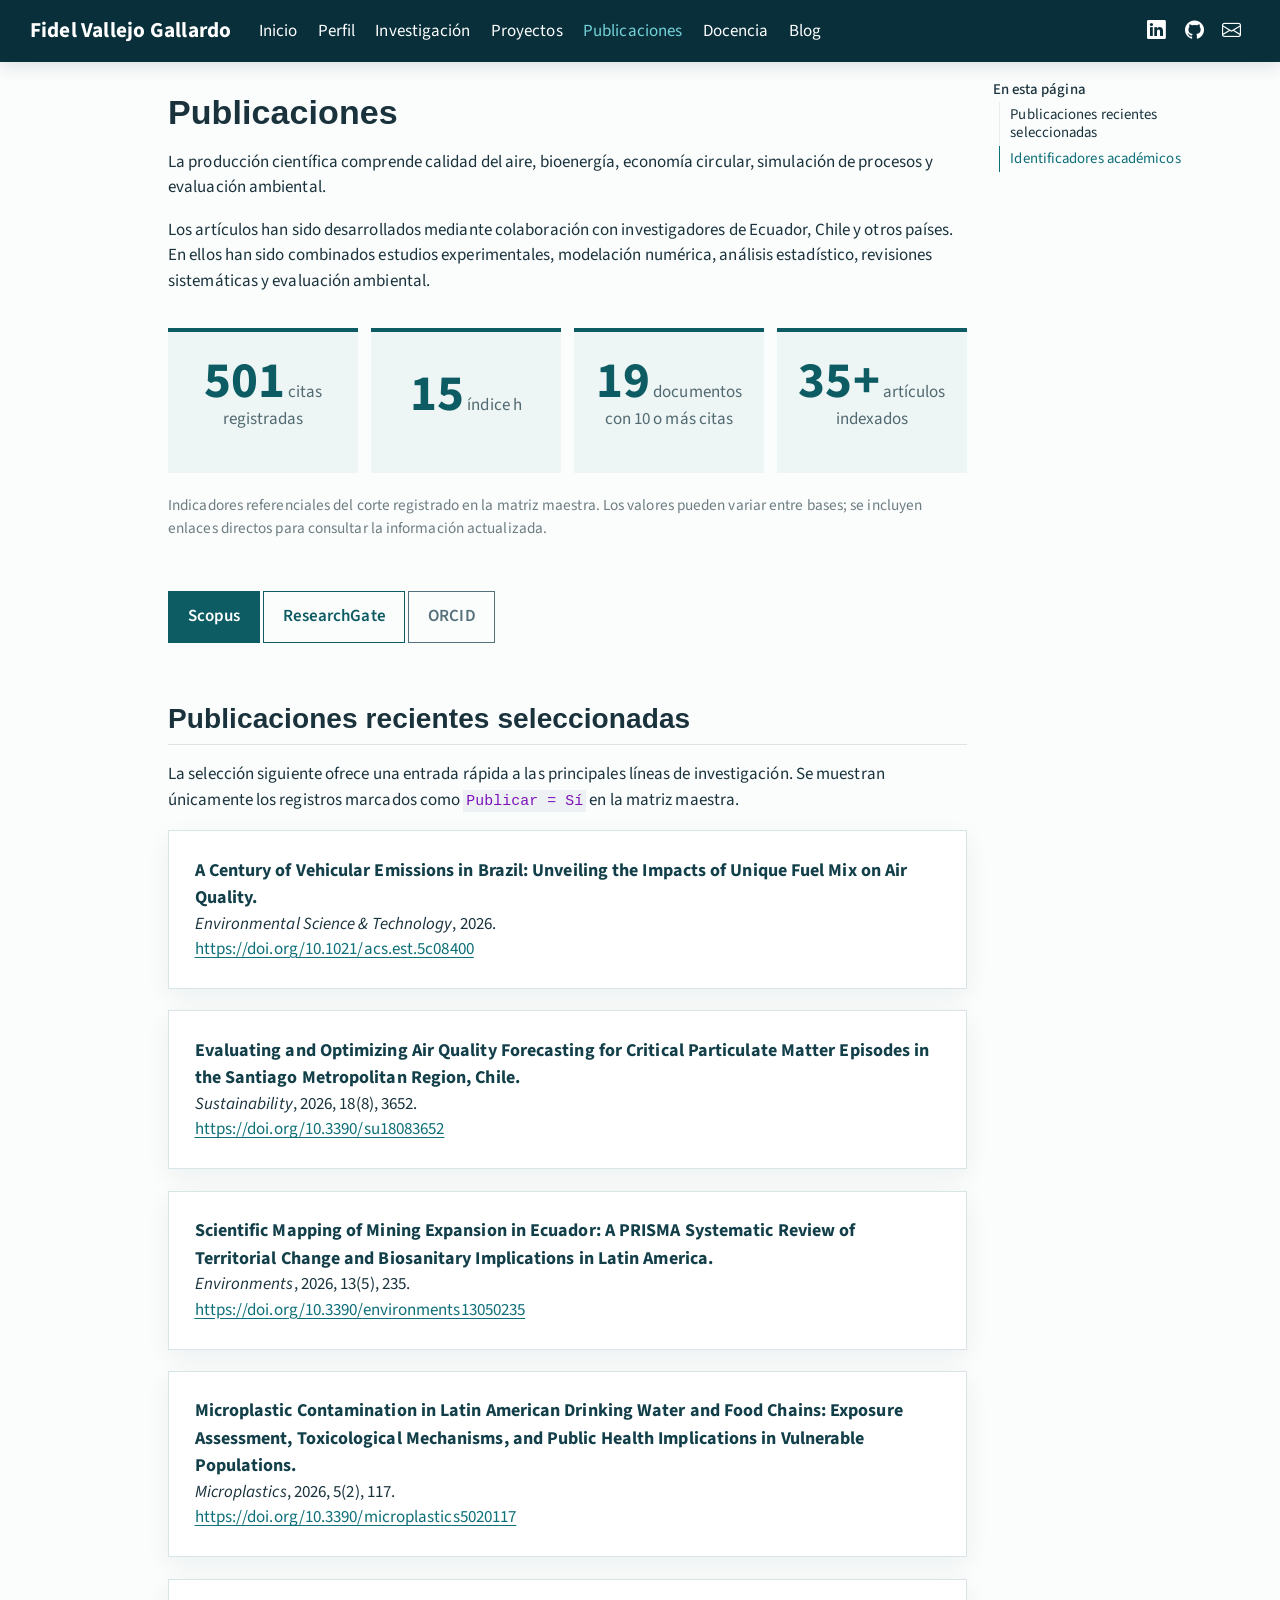
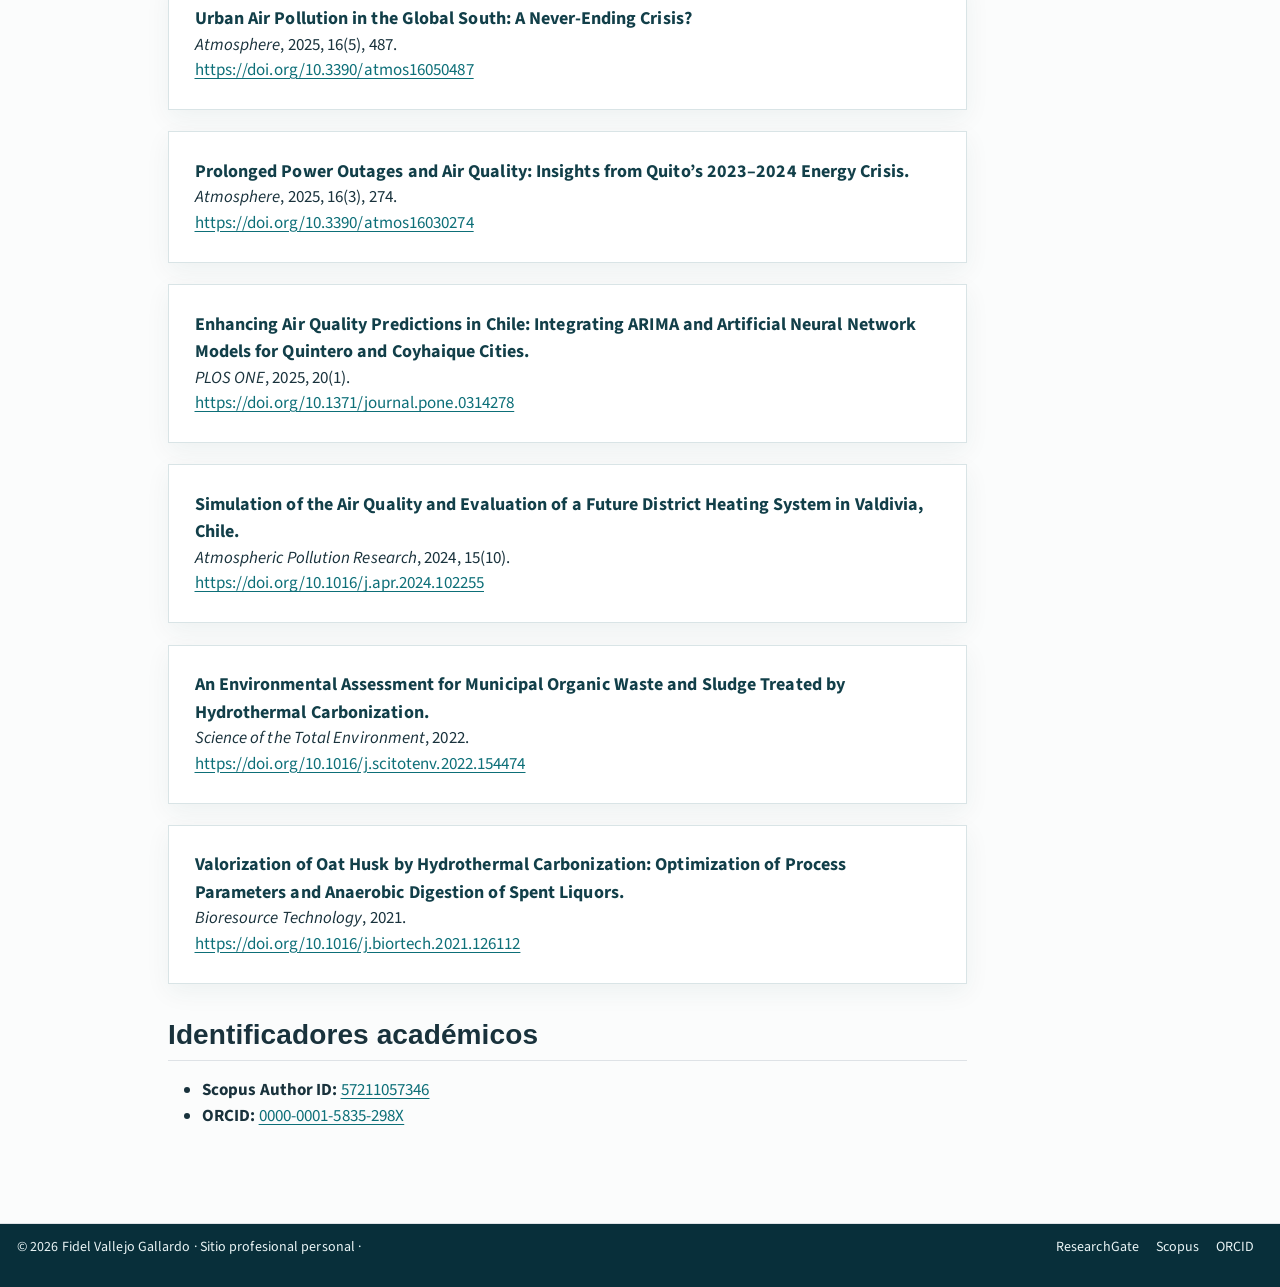
<file: docs/publicaciones.html>
<!DOCTYPE html>
<html xmlns="http://www.w3.org/1999/xhtml" lang="es" xml:lang="es"><head>

<meta charset="utf-8">
<meta name="generator" content="quarto-1.10.19">

<meta name="viewport" content="width=device-width, initial-scale=1.0, user-scalable=yes">

<meta name="description" content="Selección de publicaciones científicas recientes y perfiles bibliográficos.">

<title>Publicaciones – Fidel Vallejo Gallardo</title>
<style>
/* Default styles provided by pandoc.
** See https://pandoc.org/MANUAL.html#variables-for-html for config info.
*/
span.smallcaps{font-variant: small-caps;}
div.columns{display: flex; gap: 1.5em;}
div.column{flex: auto;}
@media screen {
div.columns{gap: min(4vw, 1.5em);}
div.column{overflow-x: auto;}
}
div.hanging-indent{margin-left: 1.5em; text-indent: -1.5em;}
ul.task-list{list-style: none;}
ul.task-list li input[type="checkbox"] {
  width: 0.8em;
  margin: 0 0.8em 0.2em -1em; /* quarto-specific, see https://github.com/quarto-dev/quarto-cli/issues/4556 */ 
  vertical-align: middle;
}
</style>


<script src="site_libs/quarto-nav/quarto-nav.js"></script>
<script src="site_libs/clipboard/clipboard.min.js"></script>
<script src="site_libs/quarto-html/quarto.js" type="module"></script>
<script src="site_libs/quarto-html/tabsets/tabsets.js" type="module"></script>
<script src="site_libs/quarto-html/popper.min.js"></script>
<script src="site_libs/quarto-html/tippy.umd.min.js"></script>
<script src="site_libs/quarto-html/anchor.min.js"></script>
<link href="site_libs/quarto-html/tippy.css" rel="stylesheet">
<link href="site_libs/quarto-html/quarto-syntax-highlighting-bf27225e3a48a9273f3daa8f8e829971.css" rel="stylesheet" id="quarto-text-highlighting-styles">
<script src="site_libs/bootstrap/bootstrap.min.js"></script>
<link href="site_libs/bootstrap/bootstrap-icons.css" rel="stylesheet">
<link href="site_libs/bootstrap/bootstrap-deb117787f17a3bf41f981143e008327.min.css" rel="stylesheet" append-hash="true" id="quarto-bootstrap" data-mode="light">
<script id="quarto-search-options" type="application/json">{
  "language": {
    "search-no-results-text": "No se han encontrado resultados",
    "search-matching-documents-text": "documentos encontrados",
    "search-copy-link-title": "Copiar el enlace en la búsqueda",
    "search-hide-matches-text": "Ocultar resultados adicionales",
    "search-more-match-text": "resultado adicional en este documento",
    "search-more-matches-text": "resultados adicionales en este documento",
    "search-clear-button-title": "Borrar",
    "search-text-placeholder": "",
    "search-detached-cancel-button-title": "Cancelar",
    "search-submit-button-title": "Enviar",
    "search-label": "Buscar"
  }
}</script>
<style>html{ scroll-behavior: smooth; }</style>


<meta property="og:title" content="Publicaciones – Fidel Vallejo Gallardo">
<meta property="og:description" content="Ingeniería de procesos, calidad del aire, ciencia de datos y sostenibilidad aplicada.">
<meta property="og:image" content="https://fvallejog.github.io/assets/fidel-vallejo.jpg">
<meta property="og:site_name" content="Fidel Vallejo Gallardo">
<meta property="og:locale" content="es_ES">
</head>

<body class="nav-fixed quarto-light">

<div id="quarto-search-results"></div>
  <header id="quarto-header" class="headroom fixed-top">
    <nav class="navbar navbar-expand-lg " data-bs-theme="dark">
      <div class="navbar-container container-fluid">
      <div class="navbar-brand-container mx-auto">
    <a class="navbar-brand" href="./index.html">
    <span class="navbar-title">Fidel Vallejo Gallardo</span>
    </a>
  </div>
          <button class="navbar-toggler" type="button" data-bs-toggle="collapse" data-bs-target="#navbarCollapse" aria-controls="navbarCollapse" role="menu" aria-expanded="false" aria-label="Navegación de palanca" onclick="if (window.quartoToggleHeadroom) { window.quartoToggleHeadroom(); }">
  <span class="navbar-toggler-icon"></span>
</button>
          <div class="collapse navbar-collapse" id="navbarCollapse">
            <ul class="navbar-nav navbar-nav-scroll me-auto">
  <li class="nav-item">
    <a class="nav-link" href="./index.html"> 
<span class="menu-text">Inicio</span></a>
  </li>  
  <li class="nav-item">
    <a class="nav-link" href="./perfil.html"> 
<span class="menu-text">Perfil</span></a>
  </li>  
  <li class="nav-item">
    <a class="nav-link" href="./investigacion.html"> 
<span class="menu-text">Investigación</span></a>
  </li>  
  <li class="nav-item">
    <a class="nav-link" href="./proyectos.html"> 
<span class="menu-text">Proyectos</span></a>
  </li>  
  <li class="nav-item">
    <a class="nav-link active" href="./publicaciones.html" aria-current="page"> 
<span class="menu-text">Publicaciones</span></a>
  </li>  
  <li class="nav-item">
    <a class="nav-link" href="./docencia.html"> 
<span class="menu-text">Docencia</span></a>
  </li>  
  <li class="nav-item">
    <a class="nav-link" href="./blog.html"> 
<span class="menu-text">Blog</span></a>
  </li>  
</ul>
            <ul class="navbar-nav navbar-nav-scroll ms-auto">
  <li class="nav-item compact">
    <a class="nav-link" href="https://www.linkedin.com/in/fvallejo-gallardo/"> <i class="bi bi-linkedin" role="img" aria-label="LinkedIn">
</i> 
<span class="menu-text"></span></a>
  </li>  
  <li class="nav-item compact">
    <a class="nav-link" href="https://github.com/fvallejog"> <i class="bi bi-github" role="img" aria-label="GitHub">
</i> 
<span class="menu-text"></span></a>
  </li>  
  <li class="nav-item compact">
    <a class="nav-link" href="mailto:fvallejog@yahoo.com"> <i class="bi bi-envelope" role="img" aria-label="Correo electrónico">
</i> 
<span class="menu-text"></span></a>
  </li>  
</ul>
          </div> <!-- /navcollapse -->
            <div class="quarto-navbar-tools">
</div>
      </div> <!-- /container-fluid -->
    </nav>
</header>
<!-- content -->
<div id="quarto-content" class="quarto-container page-columns page-rows-contents page-layout-article page-navbar">
<!-- sidebar -->
<!-- margin-sidebar -->
    <div id="quarto-margin-sidebar" class="sidebar margin-sidebar">
        <nav id="TOC" role="doc-toc" class="toc-active">
    <h2 id="toc-title">En esta página</h2>
   
  <ul>
  <li><a href="#publicaciones-recientes-seleccionadas" id="toc-publicaciones-recientes-seleccionadas" class="nav-link active" data-scroll-target="#publicaciones-recientes-seleccionadas">Publicaciones recientes seleccionadas</a></li>
  <li><a href="#identificadores-académicos" id="toc-identificadores-académicos" class="nav-link" data-scroll-target="#identificadores-académicos">Identificadores académicos</a></li>
  </ul>
</nav>
    </div>
<!-- main -->
<main class="content" id="quarto-document-content">

<header id="title-block-header" class="quarto-title-block default">
<div class="quarto-title">
<h1 class="title">Publicaciones</h1>
</div>



<div class="quarto-title-meta">

    
  
    
  </div>
  


</header>


<p>La producción científica comprende calidad del aire, bioenergía, economía circular, simulación de procesos y evaluación ambiental.</p>
<p>Los artículos han sido desarrollados mediante colaboración con investigadores de Ecuador, Chile y otros países. En ellos han sido combinados estudios experimentales, modelación numérica, análisis estadístico, revisiones sistemáticas y evaluación ambiental.</p>
<div class="publication-metrics">
<div>
<p><strong>501</strong> <span>citas registradas</span></p>
</div>
<div>
<p><strong>15</strong> <span>índice h</span></p>
</div>
<div>
<p><strong>19</strong> <span>documentos con 10 o más citas</span></p>
</div>
<div>
<p><strong>35+</strong> <span>artículos indexados</span></p>
</div>
</div>
<p class="metrics-note">
Indicadores referenciales del corte registrado en la matriz maestra. Los valores pueden variar entre bases; se incluyen enlaces directos para consultar la información actualizada.
</p>
<div class="academic-links">
<p><a href="https://www.scopus.com/authid/detail.uri?authorId=57211057346" class="btn btn-primary">Scopus</a> <a href="https://www.researchgate.net/profile/Fidel-Vallejo?ev=hdr_xprf" class="btn btn-outline-primary">ResearchGate</a> <a href="https://orcid.org/0000-0001-5835-298X" class="btn btn-outline-secondary">ORCID</a></p>
</div>
<section id="publicaciones-recientes-seleccionadas" class="level2">
<h2 class="anchored" data-anchor-id="publicaciones-recientes-seleccionadas">Publicaciones recientes seleccionadas</h2>
<p>La selección siguiente ofrece una entrada rápida a las principales líneas de investigación. Se muestran únicamente los registros marcados como <code>Publicar = Sí</code> en la matriz maestra.</p>
<div class="publication-item">
<p><strong>A Century of Vehicular Emissions in Brazil: Unveiling the Impacts of Unique Fuel Mix on Air Quality.</strong><br>
<em>Environmental Science &amp; Technology</em>, 2026.<br>
<a href="https://doi.org/10.1021/acs.est.5c08400">https://doi.org/10.1021/acs.est.5c08400</a></p>
</div>
<div class="publication-item">
<p><strong>Evaluating and Optimizing Air Quality Forecasting for Critical Particulate Matter Episodes in the Santiago Metropolitan Region, Chile.</strong><br>
<em>Sustainability</em>, 2026, 18(8), 3652.<br>
<a href="https://doi.org/10.3390/su18083652">https://doi.org/10.3390/su18083652</a></p>
</div>
<div class="publication-item">
<p><strong>Scientific Mapping of Mining Expansion in Ecuador: A PRISMA Systematic Review of Territorial Change and Biosanitary Implications in Latin America.</strong><br>
<em>Environments</em>, 2026, 13(5), 235.<br>
<a href="https://doi.org/10.3390/environments13050235">https://doi.org/10.3390/environments13050235</a></p>
</div>
<div class="publication-item">
<p><strong>Microplastic Contamination in Latin American Drinking Water and Food Chains: Exposure Assessment, Toxicological Mechanisms, and Public Health Implications in Vulnerable Populations.</strong><br>
<em>Microplastics</em>, 2026, 5(2), 117.<br>
<a href="https://doi.org/10.3390/microplastics5020117">https://doi.org/10.3390/microplastics5020117</a></p>
</div>
<div class="publication-item">
<p><strong>Urban Air Pollution in the Global South: A Never-Ending Crisis?</strong><br>
<em>Atmosphere</em>, 2025, 16(5), 487.<br>
<a href="https://doi.org/10.3390/atmos16050487">https://doi.org/10.3390/atmos16050487</a></p>
</div>
<div class="publication-item">
<p><strong>Prolonged Power Outages and Air Quality: Insights from Quito’s 2023–2024 Energy Crisis.</strong><br>
<em>Atmosphere</em>, 2025, 16(3), 274.<br>
<a href="https://doi.org/10.3390/atmos16030274">https://doi.org/10.3390/atmos16030274</a></p>
</div>
<div class="publication-item">
<p><strong>Enhancing Air Quality Predictions in Chile: Integrating ARIMA and Artificial Neural Network Models for Quintero and Coyhaique Cities.</strong><br>
<em>PLOS ONE</em>, 2025, 20(1).<br>
<a href="https://doi.org/10.1371/journal.pone.0314278">https://doi.org/10.1371/journal.pone.0314278</a></p>
</div>
<div class="publication-item">
<p><strong>Simulation of the Air Quality and Evaluation of a Future District Heating System in Valdivia, Chile.</strong><br>
<em>Atmospheric Pollution Research</em>, 2024, 15(10).<br>
<a href="https://doi.org/10.1016/j.apr.2024.102255">https://doi.org/10.1016/j.apr.2024.102255</a></p>
</div>
<div class="publication-item">
<p><strong>An Environmental Assessment for Municipal Organic Waste and Sludge Treated by Hydrothermal Carbonization.</strong><br>
<em>Science of the Total Environment</em>, 2022.<br>
<a href="https://doi.org/10.1016/j.scitotenv.2022.154474">https://doi.org/10.1016/j.scitotenv.2022.154474</a></p>
</div>
<div class="publication-item">
<p><strong>Valorization of Oat Husk by Hydrothermal Carbonization: Optimization of Process Parameters and Anaerobic Digestion of Spent Liquors.</strong><br>
<em>Bioresource Technology</em>, 2021.<br>
<a href="https://doi.org/10.1016/j.biortech.2021.126112">https://doi.org/10.1016/j.biortech.2021.126112</a></p>
</div>
</section>
<section id="identificadores-académicos" class="level2">
<h2 class="anchored" data-anchor-id="identificadores-académicos">Identificadores académicos</h2>
<ul>
<li><strong>Scopus Author ID:</strong> <a href="https://www.scopus.com/authid/detail.uri?authorId=57211057346">57211057346</a></li>
<li><strong>ORCID:</strong> <a href="https://orcid.org/0000-0001-5835-298X">0000-0001-5835-298X</a></li>
</ul>


</section>

<a onclick="window.scrollTo(0, 0); return false;" role="button" id="quarto-back-to-top"><i class="bi bi-arrow-up"></i> Volver arriba</a></main> <!-- /main -->
<script>
(() => {
  const target = document.querySelector('.typing-text');
  if (!target) return;

  let phrases;
  try {
    phrases = JSON.parse(target.dataset.phrases || '[]');
  } catch {
    return;
  }

  if (!phrases.length || window.matchMedia('(prefers-reduced-motion: reduce)').matches) {
    target.textContent = phrases[0] || target.textContent;
    return;
  }

  let phraseIndex = 0;
  let characterIndex = 0;
  let deleting = false;

  const type = () => {
    const phrase = phrases[phraseIndex];
    characterIndex += deleting ? -1 : 1;
    target.textContent = phrase.slice(0, characterIndex);

    let delay = deleting ? 32 : 58;
    if (!deleting && characterIndex === phrase.length) {
      deleting = true;
      delay = 1700;
    } else if (deleting && characterIndex === 0) {
      deleting = false;
      phraseIndex = (phraseIndex + 1) % phrases.length;
      delay = 350;
    }

    window.setTimeout(type, delay);
  };

  target.textContent = '';
  window.setTimeout(type, 450);
})();
</script>
<!-- GoatCounter: analítica y contador total -->
<script data-goatcounter="https://fvallejog.goatcounter.com/count" async="" src="//gc.zgo.at/count.js"></script>
<script>
(() => {
  const iniciarContador = () => {
    let total = document.querySelector('#goatcounter-total');

    if (!total) {
      const pie = document.querySelector('.nav-footer-left, .nav-footer-center, footer');
      if (!pie) return;

      const etiqueta = document.createElement('span');
      etiqueta.className = 'visitor-counter';
      etiqueta.innerHTML = ' · Visitas registradas: <span id="goatcounter-total">…</span>';
      pie.appendChild(etiqueta);
      total = etiqueta.querySelector('#goatcounter-total');
    }

    fetch('https://fvallejog.goatcounter.com/counter/TOTAL.json')
      .then((response) => {
        if (!response.ok) throw new Error('No se pudo consultar el contador');
        return response.json();
      })
      .then((data) => {
        total.textContent = data.count;
      })
      .catch(() => {
        const etiqueta = total.closest('.visitor-counter');
        if (etiqueta) etiqueta.hidden = true;
      });
  };

  if (document.readyState === 'loading') {
    document.addEventListener('DOMContentLoaded', iniciarContador);
  } else {
    iniciarContador();
  }
})();
</script>
<script id="quarto-html-after-body" type="application/javascript">
  window.document.addEventListener("DOMContentLoaded", function (event) {
    const icon = "";
    const anchorJS = new window.AnchorJS();
    anchorJS.options = {
      placement: 'right',
      icon: icon
    };
    anchorJS.add('.anchored');
    const isCodeAnnotation = (el) => {
      for (const clz of el.classList) {
        if (clz.startsWith('code-annotation-')) {                     
          return true;
        }
      }
      return false;
    }
    const onCopySuccess = function(e) {
      // button target
      const button = e.trigger;
      // don't keep focus
      button.blur();
      // flash "checked"
      button.classList.add('code-copy-button-checked');
      var currentTitle = button.getAttribute("title");
      button.setAttribute("title", "Copiado");
      let tooltip;
      if (window.bootstrap) {
        button.setAttribute("data-bs-toggle", "tooltip");
        button.setAttribute("data-bs-placement", "left");
        button.setAttribute("data-bs-title", "Copiado");
        tooltip = new bootstrap.Tooltip(button, 
          { trigger: "manual", 
            customClass: "code-copy-button-tooltip",
            offset: [0, -8]});
        tooltip.show();    
      }
      setTimeout(function() {
        if (tooltip) {
          tooltip.hide();
          button.removeAttribute("data-bs-title");
          button.removeAttribute("data-bs-toggle");
          button.removeAttribute("data-bs-placement");
        }
        button.setAttribute("title", currentTitle);
        button.classList.remove('code-copy-button-checked');
      }, 1000);
      // clear code selection
      e.clearSelection();
    }
    const getTextToCopy = function(trigger) {
      const outerScaffold = trigger.parentElement.cloneNode(true);
      const codeEl = outerScaffold.querySelector('code');
      for (const childEl of codeEl.children) {
        if (isCodeAnnotation(childEl)) {
          childEl.remove();
        }
      }
      return codeEl.innerText;
    }
    const clipboard = new window.ClipboardJS('.code-copy-button:not([data-in-quarto-modal])', {
      text: getTextToCopy
    });
    clipboard.on('success', onCopySuccess);
    if (window.document.getElementById('quarto-embedded-source-code-modal')) {
      const clipboardModal = new window.ClipboardJS('.code-copy-button[data-in-quarto-modal]', {
        text: getTextToCopy,
        container: window.document.getElementById('quarto-embedded-source-code-modal')
      });
      clipboardModal.on('success', onCopySuccess);
    }
      var localhostRegex = new RegExp(/^(?:http|https):\/\/localhost\:?[0-9]*\//);
      var mailtoRegex = new RegExp(/^mailto:/);
        var filterRegex = new RegExp("https:\/\/fvallejog\.github\.io");
      var isInternal = (href) => {
          return filterRegex.test(href) || localhostRegex.test(href) || mailtoRegex.test(href);
      }
      // Inspect non-navigation links and adorn them if external
     var links = window.document.querySelectorAll('a[href]:not(.nav-link):not(.navbar-brand):not(.toc-action):not(.sidebar-link):not(.sidebar-item-toggle):not(.pagination-link):not(.no-external):not([aria-hidden]):not(.dropdown-item):not(.quarto-navigation-tool):not(.about-link)');
      for (var i=0; i<links.length; i++) {
        const link = links[i];
        if (!isInternal(link.href)) {
          // undo the damage that might have been done by quarto-nav.js in the case of
          // links that we want to consider external
          if (link.dataset.originalHref !== undefined) {
            link.href = link.dataset.originalHref;
          }
            // target, if specified
            link.setAttribute("target", "_blank");
            if (link.getAttribute("rel") === null) {
              link.setAttribute("rel", "noopener");
            }
        }
      }
    function tippyHover(el, contentFn, onTriggerFn, onUntriggerFn) {
      const config = {
        allowHTML: true,
        maxWidth: 500,
        delay: 100,
        arrow: false,
        appendTo: function(el) {
            return el.parentElement;
        },
        interactive: true,
        interactiveBorder: 10,
        theme: 'quarto',
        placement: 'bottom-start',
      };
      if (contentFn) {
        config.content = contentFn;
      }
      if (onTriggerFn) {
        config.onTrigger = onTriggerFn;
      }
      if (onUntriggerFn) {
        config.onUntrigger = onUntriggerFn;
      }
      window.tippy(el, config); 
    }
    const noterefs = window.document.querySelectorAll('a[role="doc-noteref"]');
    for (var i=0; i<noterefs.length; i++) {
      const ref = noterefs[i];
      tippyHover(ref, function() {
        // use id or data attribute instead here
        let href = ref.getAttribute('data-footnote-href') || ref.getAttribute('href');
        try { href = new URL(href).hash; } catch {}
        const id = href.replace(/^#\/?/, "");
        const note = window.document.getElementById(id);
        if (note) {
          return note.innerHTML;
        } else {
          return "";
        }
      });
    }
    const xrefs = window.document.querySelectorAll('a.quarto-xref');
    const processXRef = (id, note) => {
      // Strip column container classes
      const stripColumnClz = (el) => {
        el.classList.remove("page-full", "page-columns");
        if (el.children) {
          for (const child of el.children) {
            stripColumnClz(child);
          }
        }
      }
      stripColumnClz(note)
      if (id === null || id.startsWith('sec-')) {
        // Special case sections, only their first couple elements
        const container = document.createElement("div");
        if (note.children && note.children.length > 2) {
          container.appendChild(note.children[0].cloneNode(true));
          for (let i = 1; i < note.children.length; i++) {
            const child = note.children[i];
            if (child.tagName === "P" && child.innerText === "") {
              continue;
            } else {
              container.appendChild(child.cloneNode(true));
              break;
            }
          }
          if (window.Quarto?.typesetMath) {
            window.Quarto.typesetMath(container);
          }
          return container.innerHTML
        } else {
          if (window.Quarto?.typesetMath) {
            window.Quarto.typesetMath(note);
          }
          return note.innerHTML;
        }
      } else {
        // Remove any anchor links if they are present
        const anchorLink = note.querySelector('a.anchorjs-link');
        if (anchorLink) {
          anchorLink.remove();
        }
        if (window.Quarto?.typesetMath) {
          window.Quarto.typesetMath(note);
        }
        if (note.classList.contains("callout")) {
          return note.outerHTML;
        } else {
          return note.innerHTML;
        }
      }
    }
    for (var i=0; i<xrefs.length; i++) {
      const xref = xrefs[i];
      tippyHover(xref, undefined, function(instance) {
        instance.disable();
        let url = xref.getAttribute('href');
        let hash = undefined; 
        if (url.startsWith('#')) {
          hash = url;
        } else {
          try { hash = new URL(url).hash; } catch {}
        }
        if (hash) {
          const id = hash.replace(/^#\/?/, "");
          const note = window.document.getElementById(id);
          if (note !== null) {
            try {
              const html = processXRef(id, note.cloneNode(true));
              instance.setContent(html);
            } finally {
              instance.enable();
              instance.show();
            }
          } else {
            // See if we can fetch this
            fetch(url.split('#')[0])
            .then(res => res.text())
            .then(html => {
              const parser = new DOMParser();
              const htmlDoc = parser.parseFromString(html, "text/html");
              const note = htmlDoc.getElementById(id);
              if (note !== null) {
                const html = processXRef(id, note);
                instance.setContent(html);
              } 
            }).finally(() => {
              instance.enable();
              instance.show();
            });
          }
        } else {
          // See if we can fetch a full url (with no hash to target)
          // This is a special case and we should probably do some content thinning / targeting
          fetch(url)
          .then(res => res.text())
          .then(html => {
            const parser = new DOMParser();
            const htmlDoc = parser.parseFromString(html, "text/html");
            const note = htmlDoc.querySelector('main.content');
            if (note !== null) {
              // This should only happen for chapter cross references
              // (since there is no id in the URL)
              // remove the first header
              if (note.children.length > 0 && note.children[0].tagName === "HEADER") {
                note.children[0].remove();
              }
              const html = processXRef(null, note);
              instance.setContent(html);
            } 
          }).finally(() => {
            instance.enable();
            instance.show();
          });
        }
      }, function(instance) {
      });
    }
        let selectedAnnoteEl;
        const selectorForAnnotation = ( cell, annotation) => {
          let cellAttr = 'data-code-cell="' + cell + '"';
          let lineAttr = 'data-code-annotation="' +  annotation + '"';
          const selector = 'span[' + cellAttr + '][' + lineAttr + ']';
          return selector;
        }
        const selectCodeLines = (annoteEl) => {
          const doc = window.document;
          const targetCell = annoteEl.getAttribute("data-target-cell");
          const targetAnnotation = annoteEl.getAttribute("data-target-annotation");
          const annoteSpan = window.document.querySelector(selectorForAnnotation(targetCell, targetAnnotation));
          const lines = annoteSpan.getAttribute("data-code-lines").split(",");
          const lineIds = lines.map((line) => {
            return targetCell + "-" + line;
          })
          let top = null;
          let height = null;
          let parent = null;
          if (lineIds.length > 0) {
              //compute the position of the single el (top and bottom and make a div)
              const el = window.document.getElementById(lineIds[0]);
              top = el.offsetTop;
              height = el.offsetHeight;
              parent = el.parentElement.parentElement;
            if (lineIds.length > 1) {
              const lastEl = window.document.getElementById(lineIds[lineIds.length - 1]);
              const bottom = lastEl.offsetTop + lastEl.offsetHeight;
              height = bottom - top;
            }
            if (top !== null && height !== null && parent !== null) {
              // cook up a div (if necessary) and position it 
              let div = window.document.getElementById("code-annotation-line-highlight");
              if (div === null) {
                div = window.document.createElement("div");
                div.setAttribute("id", "code-annotation-line-highlight");
                div.style.position = 'absolute';
                parent.appendChild(div);
              }
              div.style.top = top - 2 + "px";
              div.style.height = height + 4 + "px";
              div.style.left = 0;
              let gutterDiv = window.document.getElementById("code-annotation-line-highlight-gutter");
              if (gutterDiv === null) {
                gutterDiv = window.document.createElement("div");
                gutterDiv.setAttribute("id", "code-annotation-line-highlight-gutter");
                gutterDiv.style.position = 'absolute';
                const codeCell = window.document.getElementById(targetCell);
                const gutter = codeCell.querySelector('.code-annotation-gutter');
                gutter.appendChild(gutterDiv);
              }
              gutterDiv.style.top = top - 2 + "px";
              gutterDiv.style.height = height + 4 + "px";
            }
            selectedAnnoteEl = annoteEl;
          }
        };
        const unselectCodeLines = () => {
          const elementsIds = ["code-annotation-line-highlight", "code-annotation-line-highlight-gutter"];
          elementsIds.forEach((elId) => {
            const div = window.document.getElementById(elId);
            if (div) {
              div.remove();
            }
          });
          selectedAnnoteEl = undefined;
        };
          // Handle positioning of the toggle
      window.addEventListener(
        "resize",
        throttle(() => {
          elRect = undefined;
          if (selectedAnnoteEl) {
            selectCodeLines(selectedAnnoteEl);
          }
        }, 10)
      );
      function throttle(fn, ms) {
      let throttle = false;
      let timer;
        return (...args) => {
          if(!throttle) { // first call gets through
              fn.apply(this, args);
              throttle = true;
          } else { // all the others get throttled
              if(timer) clearTimeout(timer); // cancel #2
              timer = setTimeout(() => {
                fn.apply(this, args);
                timer = throttle = false;
              }, ms);
          }
        };
      }
        // Attach click handler to the DT
        const annoteDls = window.document.querySelectorAll('dt[data-target-cell]');
        for (const annoteDlNode of annoteDls) {
          annoteDlNode.addEventListener('click', (event) => {
            const clickedEl = event.target;
            if (clickedEl !== selectedAnnoteEl) {
              unselectCodeLines();
              const activeEl = window.document.querySelector('dt[data-target-cell].code-annotation-active');
              if (activeEl) {
                activeEl.classList.remove('code-annotation-active');
              }
              selectCodeLines(clickedEl);
              clickedEl.classList.add('code-annotation-active');
            } else {
              // Unselect the line
              unselectCodeLines();
              clickedEl.classList.remove('code-annotation-active');
            }
          });
        }
    const findCites = (el) => {
      const parentEl = el.parentElement;
      if (parentEl) {
        const cites = parentEl.dataset.cites;
        if (cites) {
          return {
            el,
            cites: cites.split(' ')
          };
        } else {
          return findCites(el.parentElement)
        }
      } else {
        return undefined;
      }
    };
    var bibliorefs = window.document.querySelectorAll('a[role="doc-biblioref"]');
    for (var i=0; i<bibliorefs.length; i++) {
      const ref = bibliorefs[i];
      const citeInfo = findCites(ref);
      if (citeInfo) {
        tippyHover(citeInfo.el, function() {
          var popup = window.document.createElement('div');
          citeInfo.cites.forEach(function(cite) {
            var citeDiv = window.document.createElement('div');
            citeDiv.classList.add('hanging-indent');
            citeDiv.classList.add('csl-entry');
            var biblioDiv = window.document.getElementById('ref-' + cite);
            if (biblioDiv) {
              citeDiv.innerHTML = biblioDiv.innerHTML;
            }
            popup.appendChild(citeDiv);
          });
          return popup.innerHTML;
        });
      }
    }
  });
  </script>
</div> <!-- /content -->
<footer class="footer">
  <div class="nav-footer">
    <div class="nav-footer-left">
<p>© 2026 Fidel Vallejo Gallardo · Sitio profesional personal · <span class="visitor-counter">Visitas registradas: <span id="goatcounter-total">…</span></span></p>
</div>   
    <div class="nav-footer-center">
      &nbsp;
    </div>
    <div class="nav-footer-right">
      <ul class="footer-items list-unstyled">
    <li class="nav-item">
    <a class="nav-link" href="https://www.researchgate.net/profile/Fidel-Vallejo?ev=hdr_xprf">
<p>ResearchGate</p>
</a>
  </li>  
    <li class="nav-item">
    <a class="nav-link" href="https://www.scopus.com/authid/detail.uri?authorId=57211057346">
<p>Scopus</p>
</a>
  </li>  
    <li class="nav-item">
    <a class="nav-link" href="https://orcid.org/0000-0001-5835-298X">
<p>ORCID</p>
</a>
  </li>  
</ul>
    </div>
  </div>
</footer>




<script src="site_libs/quarto-html/zenscroll-min.js"></script>
</body></html>
</file>
<file: docs/site_libs/quarto-html/tippy.css>
.tippy-box[data-animation=fade][data-state=hidden]{opacity:0}[data-tippy-root]{max-width:calc(100vw - 10px)}.tippy-box{position:relative;background-color:#333;color:#fff;border-radius:4px;font-size:14px;line-height:1.4;white-space:normal;outline:0;transition-property:transform,visibility,opacity}.tippy-box[data-placement^=top]>.tippy-arrow{bottom:0}.tippy-box[data-placement^=top]>.tippy-arrow:before{bottom:-7px;left:0;border-width:8px 8px 0;border-top-color:initial;transform-origin:center top}.tippy-box[data-placement^=bottom]>.tippy-arrow{top:0}.tippy-box[data-placement^=bottom]>.tippy-arrow:before{top:-7px;left:0;border-width:0 8px 8px;border-bottom-color:initial;transform-origin:center bottom}.tippy-box[data-placement^=left]>.tippy-arrow{right:0}.tippy-box[data-placement^=left]>.tippy-arrow:before{border-width:8px 0 8px 8px;border-left-color:initial;right:-7px;transform-origin:center left}.tippy-box[data-placement^=right]>.tippy-arrow{left:0}.tippy-box[data-placement^=right]>.tippy-arrow:before{left:-7px;border-width:8px 8px 8px 0;border-right-color:initial;transform-origin:center right}.tippy-box[data-inertia][data-state=visible]{transition-timing-function:cubic-bezier(.54,1.5,.38,1.11)}.tippy-arrow{width:16px;height:16px;color:#333}.tippy-arrow:before{content:"";position:absolute;border-color:transparent;border-style:solid}.tippy-content{position:relative;padding:5px 9px;z-index:1}
</file>
<file: docs/site_libs/quarto-html/quarto-syntax-highlighting-bf27225e3a48a9273f3daa8f8e829971.css>
/* quarto syntax highlight colors */
:root {
  --quarto-hl-ot-color: #003B4F;
  --quarto-hl-at-color: #657422;
  --quarto-hl-ss-color: #20794D;
  --quarto-hl-an-color: #5E5E5E;
  --quarto-hl-fu-color: #4758AB;
  --quarto-hl-st-color: #20794D;
  --quarto-hl-cf-color: #003B4F;
  --quarto-hl-op-color: #5E5E5E;
  --quarto-hl-er-color: #AD0000;
  --quarto-hl-bn-color: #AD0000;
  --quarto-hl-al-color: #AD0000;
  --quarto-hl-va-color: #111111;
  --quarto-hl-bu-color: inherit;
  --quarto-hl-ex-color: inherit;
  --quarto-hl-pp-color: #AD0000;
  --quarto-hl-in-color: #5E5E5E;
  --quarto-hl-vs-color: #20794D;
  --quarto-hl-wa-color: #5E5E5E;
  --quarto-hl-do-color: #5E5E5E;
  --quarto-hl-im-color: #00769E;
  --quarto-hl-ch-color: #20794D;
  --quarto-hl-dt-color: #AD0000;
  --quarto-hl-fl-color: #AD0000;
  --quarto-hl-co-color: #5E5E5E;
  --quarto-hl-cv-color: #5E5E5E;
  --quarto-hl-cn-color: #8f5902;
  --quarto-hl-sc-color: #5E5E5E;
  --quarto-hl-dv-color: #AD0000;
  --quarto-hl-kw-color: #003B4F;
}

/* other quarto variables */
:root {
  --quarto-font-monospace: SFMono-Regular, Menlo, Monaco, Consolas, "Liberation Mono", "Courier New", monospace;
}

/* syntax highlight based on Pandoc's rules */
pre > code.sourceCode > span {
  color: #003B4F;
}

code.sourceCode > span {
  color: #003B4F;
}

div.sourceCode,
div.sourceCode pre.sourceCode {
  color: #003B4F;
}

/* Normal */
code span {
  color: #003B4F;
}

/* Alert */
code span.al {
  color: #AD0000;
  font-style: inherit;
}

/* Annotation */
code span.an {
  color: #5E5E5E;
  font-style: inherit;
}

/* Attribute */
code span.at {
  color: #657422;
  font-style: inherit;
}

/* BaseN */
code span.bn {
  color: #AD0000;
  font-style: inherit;
}

/* BuiltIn */
code span.bu {
  font-style: inherit;
}

/* ControlFlow */
code span.cf {
  color: #003B4F;
  font-weight: bold;
  font-style: inherit;
}

/* Char */
code span.ch {
  color: #20794D;
  font-style: inherit;
}

/* Constant */
code span.cn {
  color: #8f5902;
  font-style: inherit;
}

/* Comment */
code span.co {
  color: #5E5E5E;
  font-style: inherit;
}

/* CommentVar */
code span.cv {
  color: #5E5E5E;
  font-style: italic;
}

/* Documentation */
code span.do {
  color: #5E5E5E;
  font-style: italic;
}

/* DataType */
code span.dt {
  color: #AD0000;
  font-style: inherit;
}

/* DecVal */
code span.dv {
  color: #AD0000;
  font-style: inherit;
}

/* Error */
code span.er {
  color: #AD0000;
  font-style: inherit;
}

/* Extension */
code span.ex {
  font-style: inherit;
}

/* Float */
code span.fl {
  color: #AD0000;
  font-style: inherit;
}

/* Function */
code span.fu {
  color: #4758AB;
  font-style: inherit;
}

/* Import */
code span.im {
  color: #00769E;
  font-style: inherit;
}

/* Information */
code span.in {
  color: #5E5E5E;
  font-style: inherit;
}

/* Keyword */
code span.kw {
  color: #003B4F;
  font-weight: bold;
  font-style: inherit;
}

/* Operator */
code span.op {
  color: #5E5E5E;
  font-style: inherit;
}

/* Other */
code span.ot {
  color: #003B4F;
  font-style: inherit;
}

/* Preprocessor */
code span.pp {
  color: #AD0000;
  font-style: inherit;
}

/* SpecialChar */
code span.sc {
  color: #5E5E5E;
  font-style: inherit;
}

/* SpecialString */
code span.ss {
  color: #20794D;
  font-style: inherit;
}

/* String */
code span.st {
  color: #20794D;
  font-style: inherit;
}

/* Variable */
code span.va {
  color: #111111;
  font-style: inherit;
}

/* VerbatimString */
code span.vs {
  color: #20794D;
  font-style: inherit;
}

/* Warning */
code span.wa {
  color: #5E5E5E;
  font-style: italic;
}

.prevent-inlining {
  content: "</";
}

/*# sourceMappingURL=8be38f48d34c45af72792cbd699585e7.css.map */
</file>
